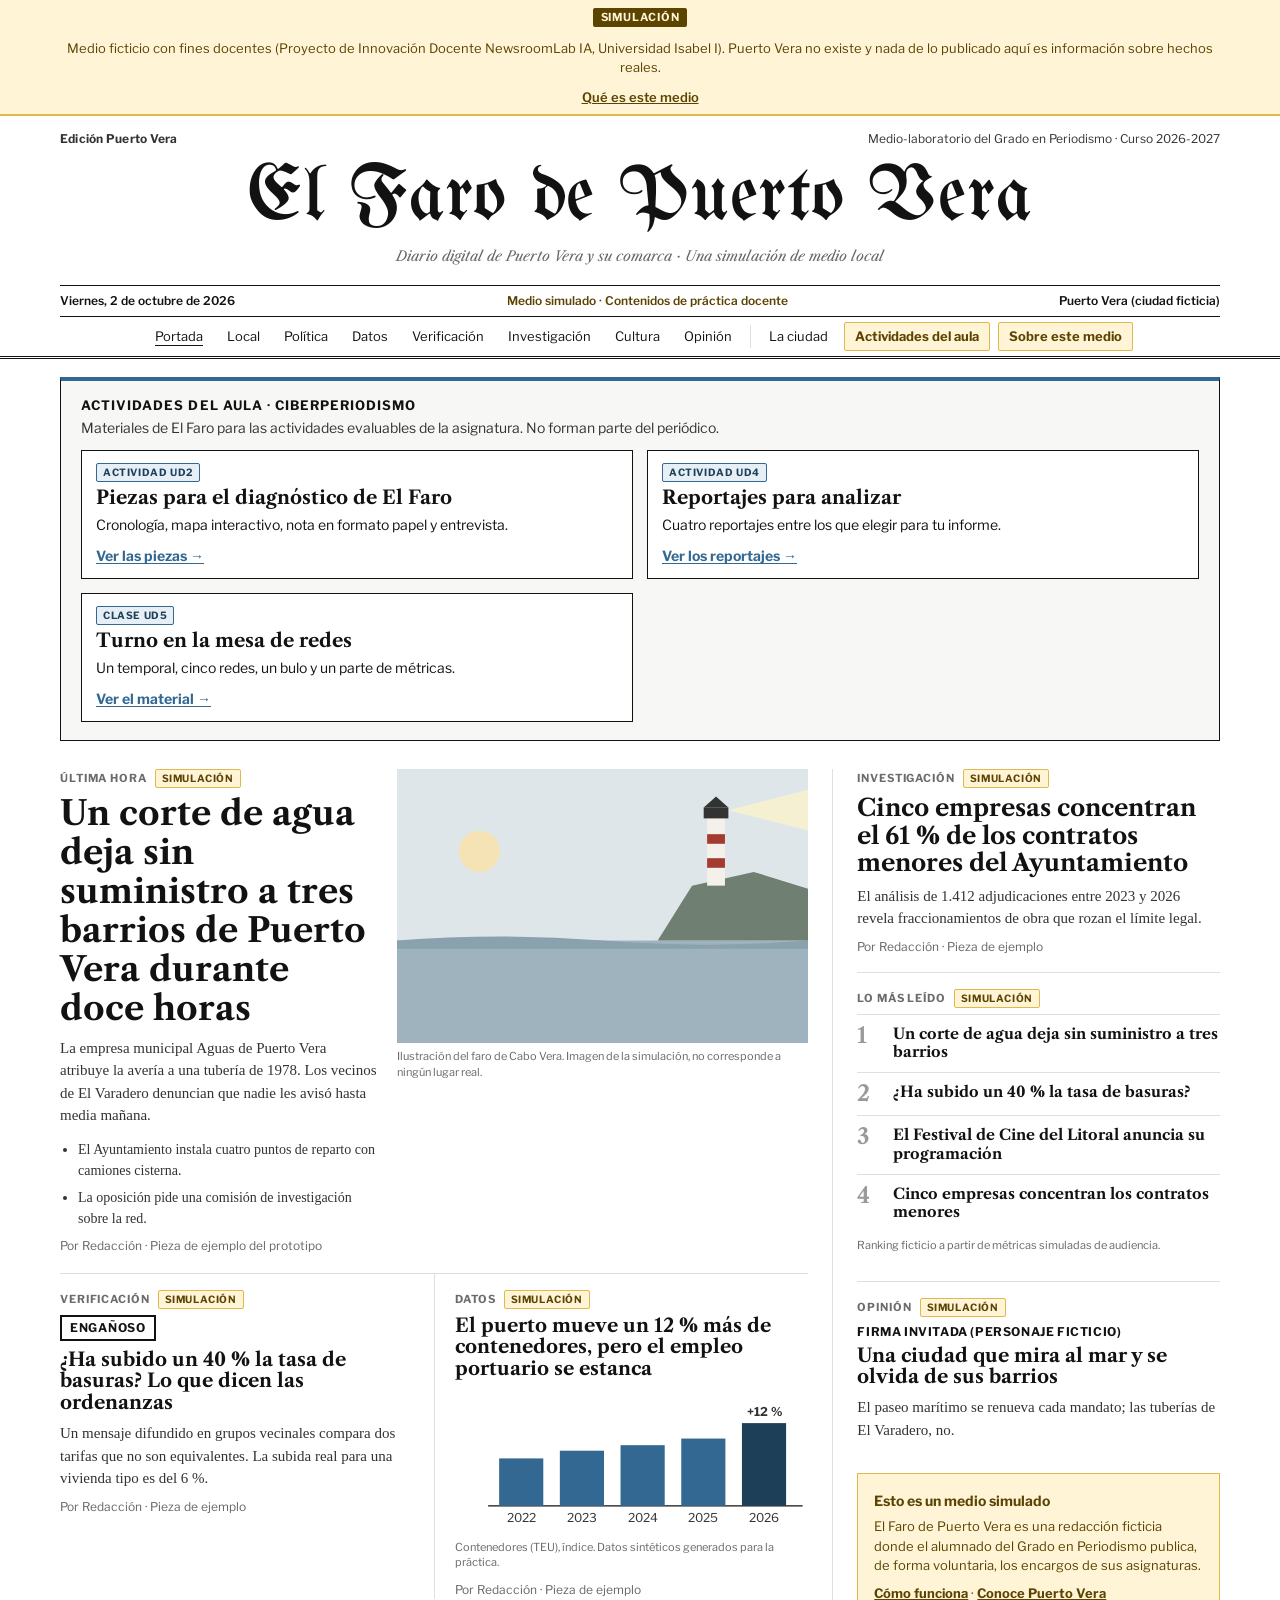
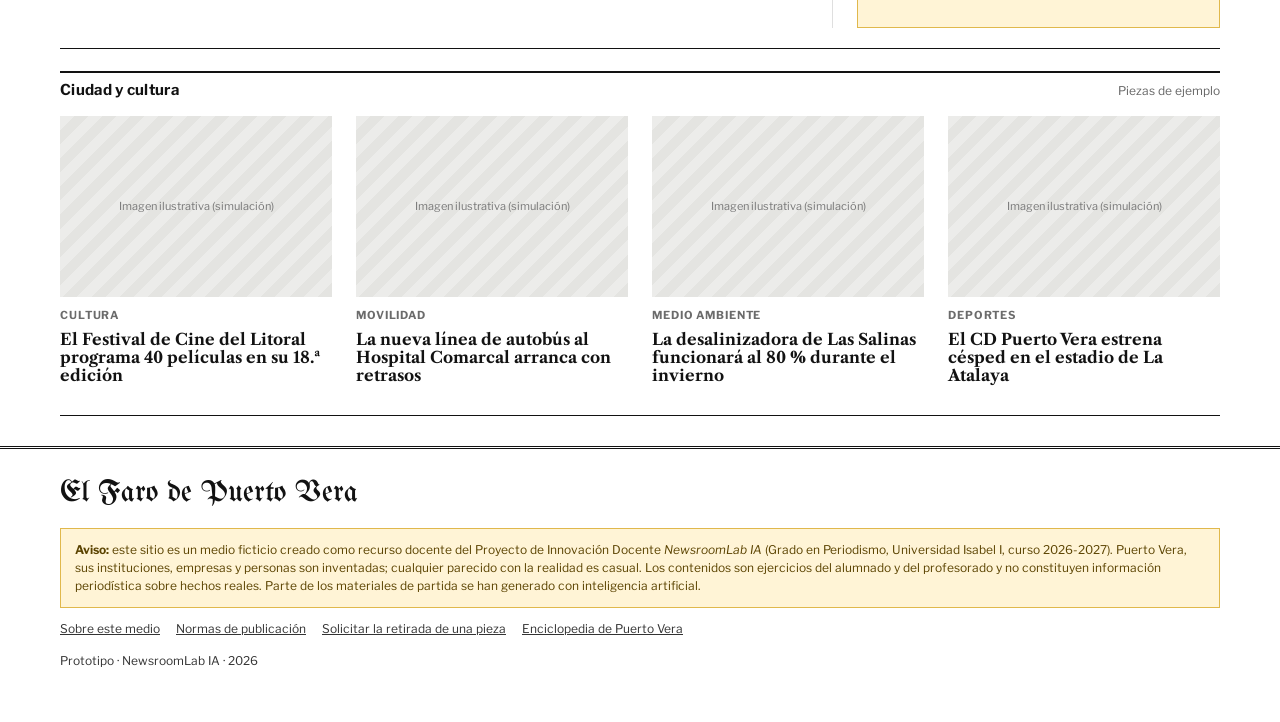
<file: index.html>
<!doctype html>
<html lang="es">
<head>
<meta charset="utf-8">
<meta name="viewport" content="width=device-width, initial-scale=1">
<meta name="robots" content="noindex, nofollow">
<title>El Faro de Puerto Vera (medio simulado · NewsroomLab IA)</title>
<meta name="description" content="Medio ficticio con fines docentes. Proyecto de Innovación Docente NewsroomLab IA, Grado en Periodismo, Universidad Isabel I. Puerto Vera no existe.">
<link rel="preconnect" href="https://fonts.googleapis.com">
<link rel="preconnect" href="https://fonts.gstatic.com" crossorigin>
<link href="https://fonts.googleapis.com/css2?family=Libre+Caslon+Text:ital,wght@0,400;0,700;1,400&family=Libre+Franklin:wght@400;600;700&family=UnifrakturMaguntia&display=swap" rel="stylesheet">
<link rel="stylesheet" href="assets/css/style.css">
<link rel="stylesheet" href="assets/css/actividad.css">
</head>
<body>

<div class="sim-bar" role="note">
  <div class="wrap">
    <strong>SIMULACIÓN</strong>
    <span>Medio ficticio con fines docentes (Proyecto de Innovación Docente NewsroomLab IA, Universidad Isabel I). Puerto Vera no existe y nada de lo publicado aquí es información sobre hechos reales.</span>
    <a href="sobre.html">Qué es este medio</a>
  </div>
</div>

<header class="wrap">
  <div class="topline">
    <span class="edition">Edición Puerto Vera</span>
    <span class="tl-right">Medio-laboratorio del Grado en Periodismo · Curso 2026-2027</span>
  </div>
  <div class="masthead">
    <a href="index.html"><h1>El Faro de Puerto Vera</h1></a>
    <p class="tagline">Diario digital de Puerto Vera y su comarca · Una simulación de medio local</p>
  </div>
  <div class="dateline">
    <span>Viernes, 2 de octubre de 2026</span>
    <span class="sim-tag">Medio simulado · Contenidos de práctica docente</span>
    <span>Puerto Vera (ciudad ficticia)</span>
  </div>
</header>

<nav class="mainnav" aria-label="Secciones">
  <div class="wrap">
    <ul>
      <li><a href="index.html" aria-current="page">Portada</a></li>
      <li><a href="#local">Local</a></li>
      <li><a href="#local">Política</a></li>
      <li><a href="#datos">Datos</a></li>
      <li><a href="#verificacion">Verificación</a></li>
      <li><a href="#investigacion">Investigación</a></li>
      <li><a href="#cultura">Cultura</a></li>
      <li><a href="#opinion">Opinión</a></li>
      <li class="sep" aria-hidden="true"></li>
      <li><a href="puerto-vera.html">La ciudad</a></li>
      <li><a href="index.html#aula" class="about">Actividades del aula</a></li>
      <li><a href="sobre.html" class="about">Sobre este medio</a></li>
    </ul>
  </div>
</nav>

<main class="wrap">

  <!-- ===== Actividades del aula ===== -->
  <section class="aula-banner" id="aula" aria-labelledby="aula-t">
    <div class="aula-head">
      <h2 id="aula-t">Actividades del aula · Ciberperiodismo</h2>
      <p>Materiales de El Faro para las actividades evaluables de la asignatura. No forman parte del periódico.</p>
    </div>
    <div class="aula-cards">
      <a class="aula-card" href="ciberperiodismo-ud2.html">
        <span class="aula-tag">Actividad UD2</span>
        <strong>Piezas para el diagnóstico de El Faro</strong>
        <span>Cronología, mapa interactivo, nota en formato papel y entrevista.</span>
        <span class="aula-go">Ver las piezas →</span>
      </a>
      <a class="aula-card" href="ciberperiodismo-ud4.html">
        <span class="aula-tag">Actividad UD4</span>
        <strong>Reportajes para analizar</strong>
        <span>Cuatro reportajes entre los que elegir para tu informe.</span>
        <span class="aula-go">Ver los reportajes →</span>
      </a>
      <a class="aula-card" href="ciberperiodismo-ud5.html">
        <span class="aula-tag">Clase UD5</span>
        <strong>Turno en la mesa de redes</strong>
        <span>Un temporal, cinco redes, un bulo y un parte de métricas.</span>
        <span class="aula-go">Ver el material →</span>
      </a>
    </div>
  </section>


  <!-- ===== Bloque principal ===== -->
  <section class="front">
    <div class="col-main">

      <article class="lead" id="local">
        <div>
          <p class="kicker">Última hora <span class="badge-sim">Simulación</span></p>
          <h2 class="hl hl-xl"><a href="noticia.html">Un corte de agua deja sin suministro a tres barrios de Puerto Vera durante doce horas</a></h2>
          <p class="summary">La empresa municipal Aguas de Puerto Vera atribuye la avería a una tubería de 1978. Los vecinos de El Varadero denuncian que nadie les avisó hasta media mañana.</p>
          <ul class="bullets">
            <li>El Ayuntamiento instala cuatro puntos de reparto con camiones cisterna.</li>
            <li>La oposición pide una comisión de investigación sobre la red.</li>
          </ul>
          <p class="byline">Por Redacción · Pieza de ejemplo del prototipo</p>
        </div>
        <figure>
          <svg viewBox="0 0 600 400" role="img" aria-label="Ilustración: el faro de Cabo Vera al amanecer">
            <rect width="600" height="400" fill="#dfe6ea"/>
            <rect y="250" width="600" height="150" fill="#9fb3bf"/>
            <path d="M0 250 Q150 238 300 250 T600 250 V262 H0Z" fill="#8aa1ae"/>
            <path d="M380 250 L430 170 L520 150 L600 175 V250Z" fill="#6f7f72"/>
            <rect x="452" y="70" width="26" height="100" fill="#f4f1ea"/>
            <rect x="452" y="95" width="26" height="14" fill="#a43b2f"/>
            <rect x="452" y="130" width="26" height="14" fill="#a43b2f"/>
            <rect x="447" y="56" width="36" height="16" fill="#333"/>
            <polygon points="465,40 447,56 483,56" fill="#333"/>
            <polygon points="483,60 600,30 600,90" fill="#fff6c9" opacity=".7"/>
            <circle cx="120" cy="120" r="30" fill="#f6e3b5"/>
          </svg>
          <figcaption>Ilustración del faro de Cabo Vera. Imagen de la simulación, no corresponde a ningún lugar real.</figcaption>
        </figure>
      </article>

      <div class="row-2">
        <article id="verificacion">
          <p class="kicker">Verificación <span class="badge-sim">Simulación</span></p>
          <span class="verdict">Engañoso</span>
          <h3 class="hl hl-m">¿Ha subido un 40 % la tasa de basuras? Lo que dicen las ordenanzas</h3>
          <p class="summary">Un mensaje difundido en grupos vecinales compara dos tarifas que no son equivalentes. La subida real para una vivienda tipo es del 6 %.</p>
          <p class="byline">Por Redacción · Pieza de ejemplo</p>
        </article>
        <article id="datos">
          <p class="kicker">Datos <span class="badge-sim">Simulación</span></p>
          <h3 class="hl hl-m">El puerto mueve un 12 % más de contenedores, pero el empleo portuario se estanca</h3>
          <svg class="chart" viewBox="0 0 320 130" role="img" aria-label="Gráfico de barras con datos sintéticos de contenedores movidos entre 2022 y 2026">
            <line x1="30" y1="105" x2="315" y2="105" stroke="#121212"/>
            <g fill="#326891">
              <rect x="40"  y="62" width="40" height="43"/>
              <rect x="95"  y="55" width="40" height="50"/>
              <rect x="150" y="50" width="40" height="55"/>
              <rect x="205" y="44" width="40" height="61"/>
            </g>
            <rect x="260" y="30" width="40" height="75" fill="#1d3f58"/>
            <text x="60" y="120" text-anchor="middle">2022</text>
            <text x="115" y="120" text-anchor="middle">2023</text>
            <text x="170" y="120" text-anchor="middle">2024</text>
            <text x="225" y="120" text-anchor="middle">2025</text>
            <text x="280" y="120" text-anchor="middle">2026</text>
            <text x="280" y="24" text-anchor="middle" font-weight="700">+12 %</text>
          </svg>
          <p class="caption">Contenedores (TEU), índice. Datos sintéticos generados para la práctica.</p>
          <p class="byline">Por Redacción · Pieza de ejemplo</p>
        </article>
      </div>

    </div>

    <aside class="col-side">
      <div class="story" id="investigacion">
        <p class="kicker">Investigación <span class="badge-sim">Simulación</span></p>
        <h3 class="hl hl-l">Cinco empresas concentran el 61 % de los contratos menores del Ayuntamiento</h3>
        <p class="summary">El análisis de 1.412 adjudicaciones entre 2023 y 2026 revela fraccionamientos de obra que rozan el límite legal.</p>
        <p class="byline">Por Redacción · Pieza de ejemplo</p>
      </div>

      <div class="story most-read">
        <p class="kicker">Lo más leído <span class="badge-sim">Simulación</span></p>
        <ol>
          <li><a href="noticia.html">Un corte de agua deja sin suministro a tres barrios</a></li>
          <li><a href="#verificacion">¿Ha subido un 40 % la tasa de basuras?</a></li>
          <li><a href="#cultura">El Festival de Cine del Litoral anuncia su programación</a></li>
          <li><a href="#investigacion">Cinco empresas concentran los contratos menores</a></li>
        </ol>
        <p class="caption">Ranking ficticio a partir de métricas simuladas de audiencia.</p>
      </div>

      <div class="story opinion" id="opinion">
        <p class="kicker">Opinión <span class="badge-sim">Simulación</span></p>
        <p class="author">Firma invitada (personaje ficticio)</p>
        <h3 class="hl hl-m">Una ciudad que mira al mar y se olvida de sus barrios</h3>
        <p class="summary">El paseo marítimo se renueva cada mandato; las tuberías de El Varadero, no.</p>
      </div>

      <div class="about-box">
        <h3>Esto es un medio simulado</h3>
        <p>El Faro de Puerto Vera es una redacción ficticia donde el alumnado del Grado en Periodismo publica, de forma voluntaria, los encargos de sus asignaturas.</p>
        <p><a href="sobre.html">Cómo funciona</a> · <a href="puerto-vera.html">Conoce Puerto Vera</a></p>
      </div>

    </aside>
  </section>

  <!-- ===== Secciones ===== -->
  <section class="section-block" id="cultura">
    <div class="section-head">
      <h2>Ciudad y cultura</h2>
      <span>Piezas de ejemplo</span>
    </div>
    <div class="grid-4">
      <article>
        <div class="ph">Imagen ilustrativa (simulación)</div>
        <p class="kicker" style="margin-top:10px">Cultura</p>
        <h3 class="hl hl-s">El Festival de Cine del Litoral programa 40 películas en su 18.ª edición</h3>
      </article>
      <article>
        <div class="ph">Imagen ilustrativa (simulación)</div>
        <p class="kicker" style="margin-top:10px">Movilidad</p>
        <h3 class="hl hl-s">La nueva línea de autobús al Hospital Comarcal arranca con retrasos</h3>
      </article>
      <article>
        <div class="ph">Imagen ilustrativa (simulación)</div>
        <p class="kicker" style="margin-top:10px">Medio ambiente</p>
        <h3 class="hl hl-s">La desalinizadora de Las Salinas funcionará al 80 % durante el invierno</h3>
      </article>
      <article>
        <div class="ph">Imagen ilustrativa (simulación)</div>
        <p class="kicker" style="margin-top:10px">Deportes</p>
        <h3 class="hl hl-s">El CD Puerto Vera estrena césped en el estadio de La Atalaya</h3>
      </article>
    </div>
  </section>

</main>

<footer class="site-footer">
  <div class="wrap">
    <p class="footer-name">El Faro de Puerto Vera</p>
    <div class="legal">
      <strong>Aviso:</strong> este sitio es un medio ficticio creado como recurso docente del Proyecto de Innovación Docente <em>NewsroomLab IA</em> (Grado en Periodismo, Universidad Isabel I, curso 2026-2027). Puerto Vera, sus instituciones, empresas y personas son inventadas; cualquier parecido con la realidad es casual. Los contenidos son ejercicios del alumnado y del profesorado y no constituyen información periodística sobre hechos reales. Parte de los materiales de partida se han generado con inteligencia artificial.
    </div>
    <nav aria-label="Pie">
      <a href="sobre.html">Sobre este medio</a>
      <a href="sobre.html#normas">Normas de publicación</a>
      <a href="sobre.html#retirada">Solicitar la retirada de una pieza</a>
      <a href="puerto-vera.html">Enciclopedia de Puerto Vera</a>
    </nav>
    <p style="margin-top:14px">Prototipo · NewsroomLab IA · 2026</p>
  </div>
</footer>

</body>
</html>
</file>
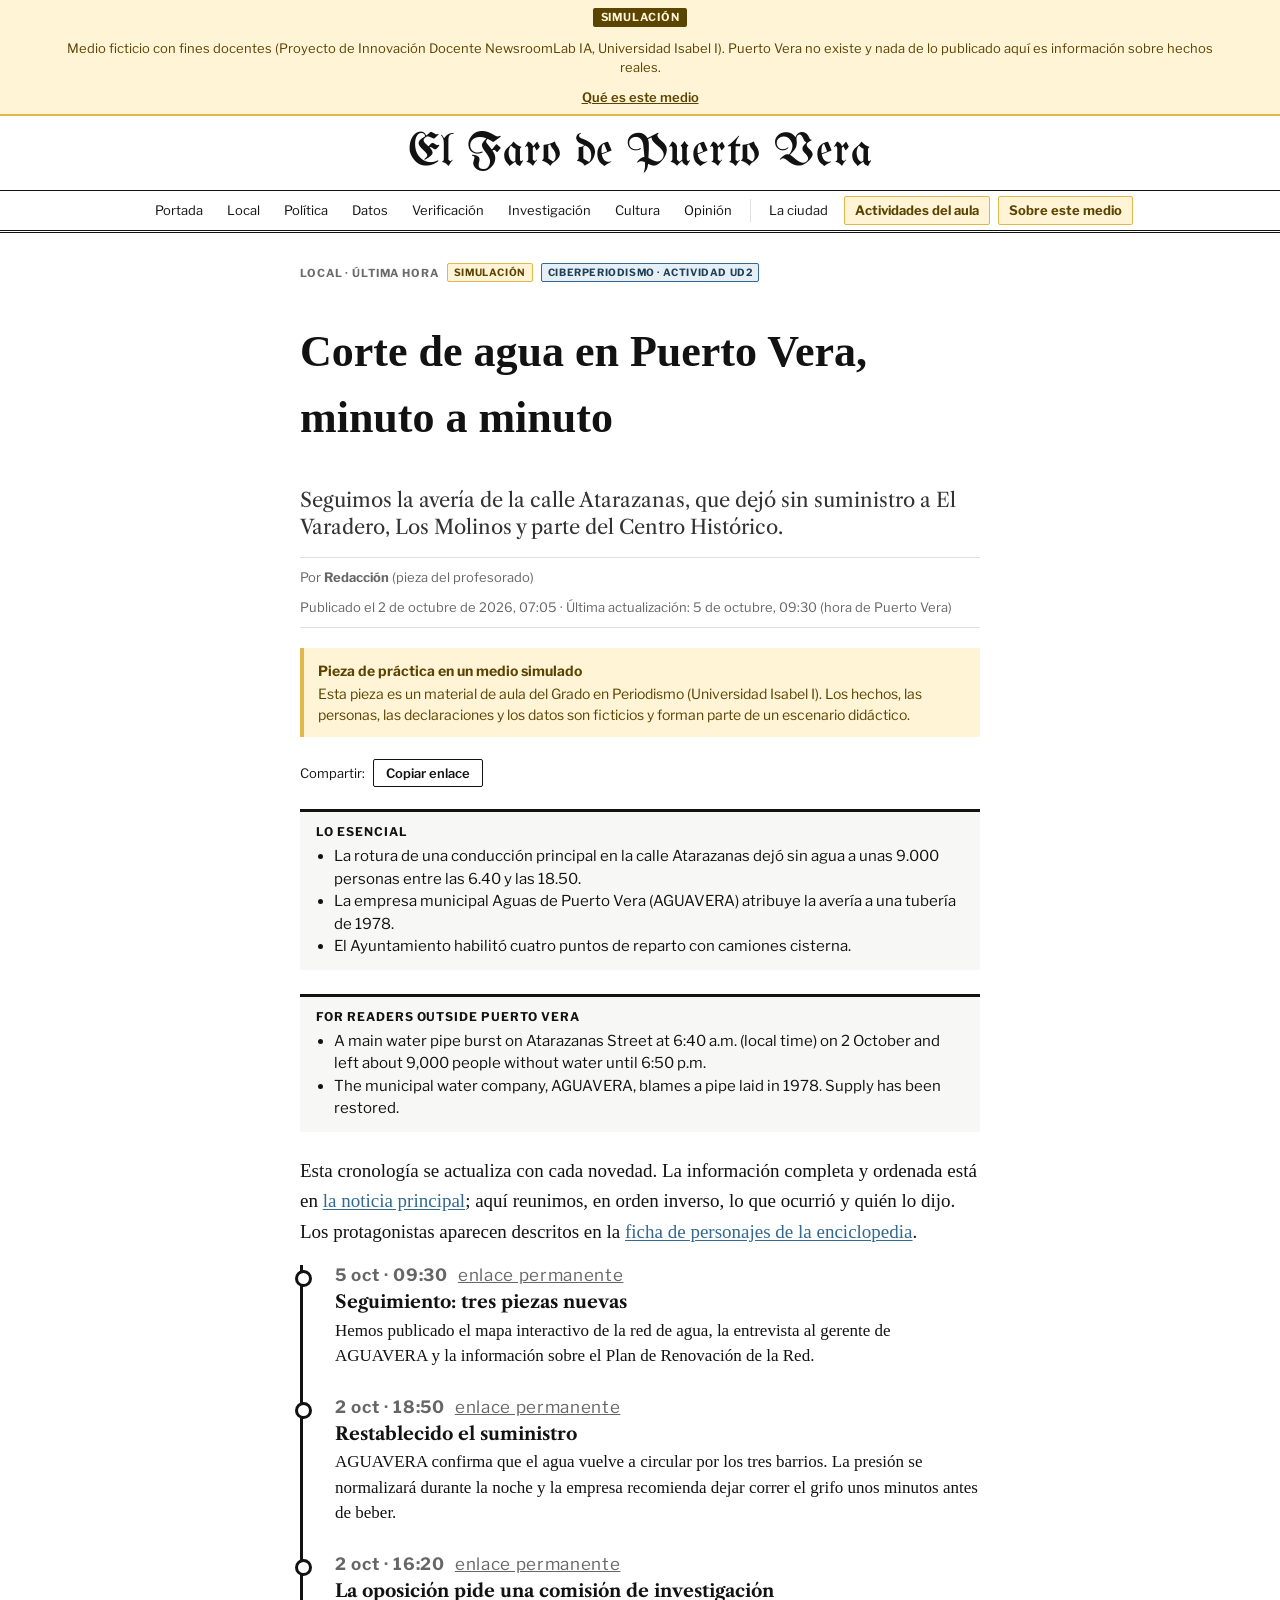
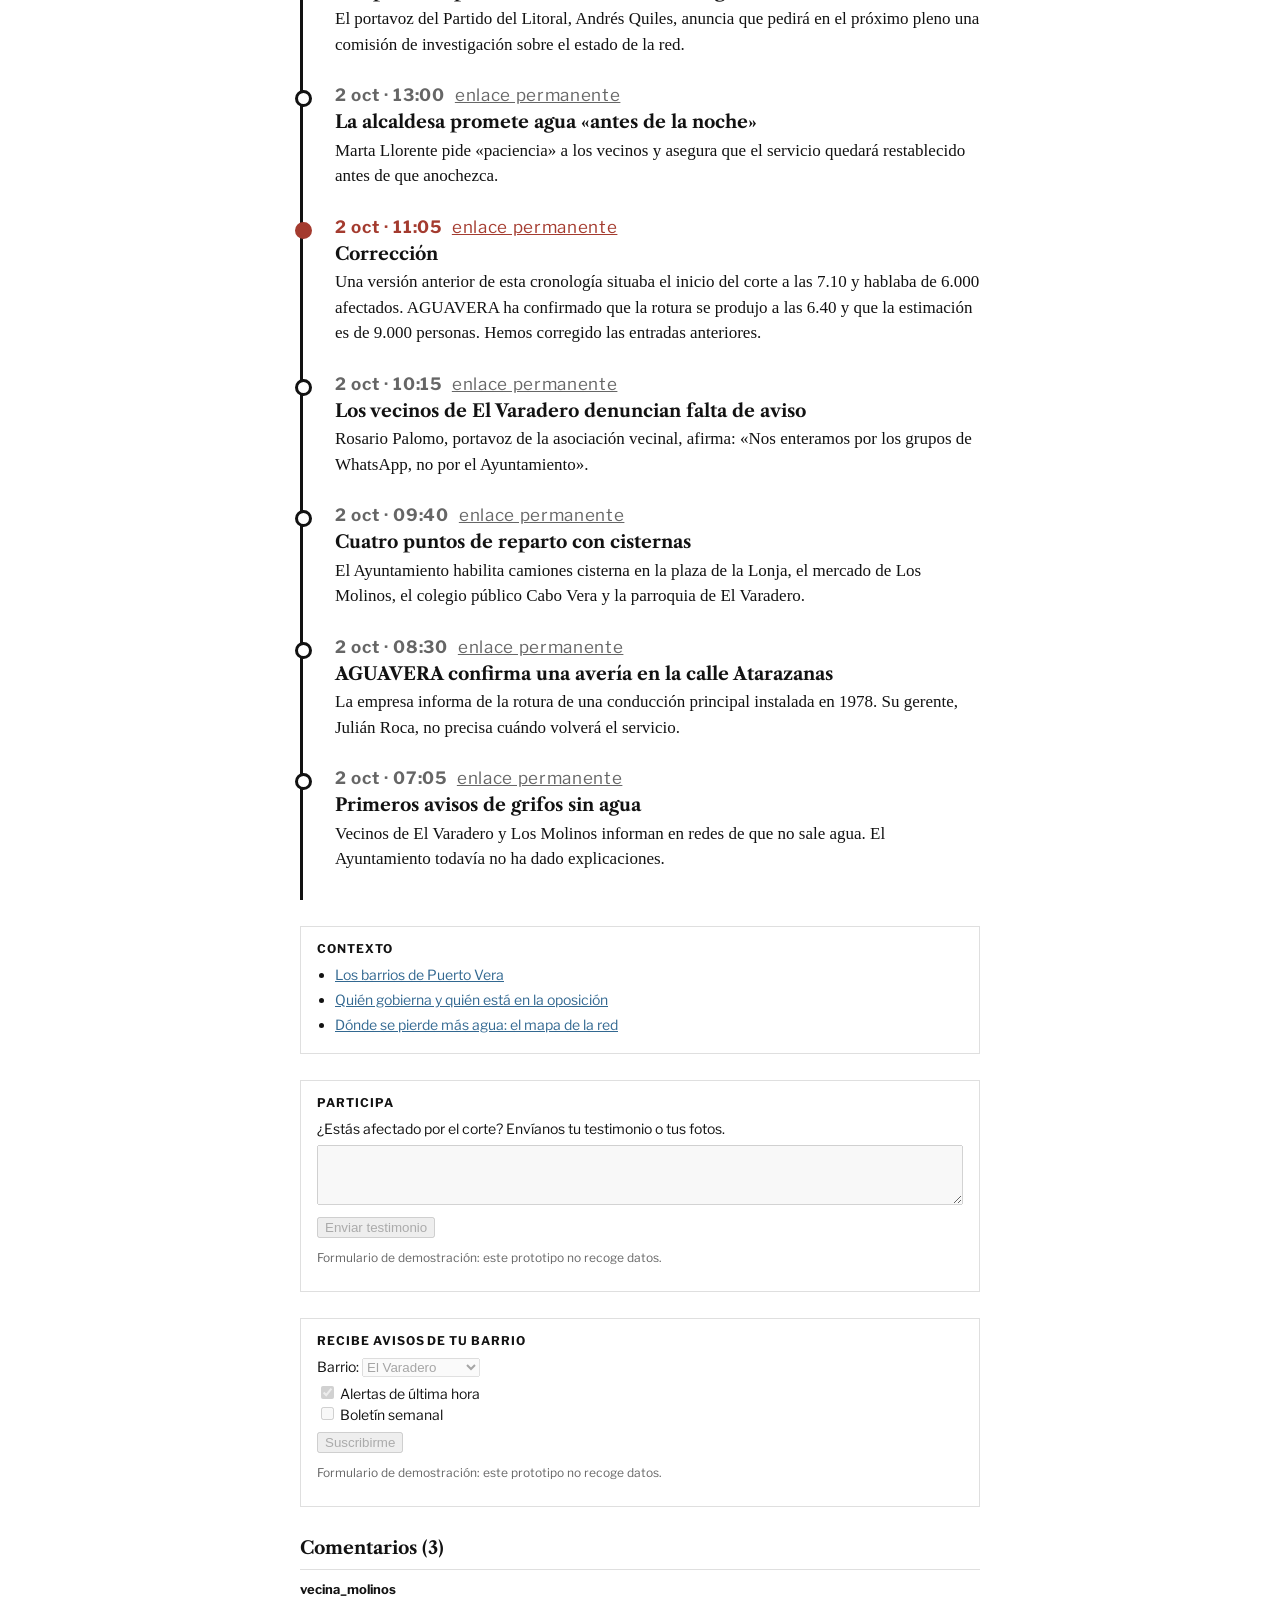
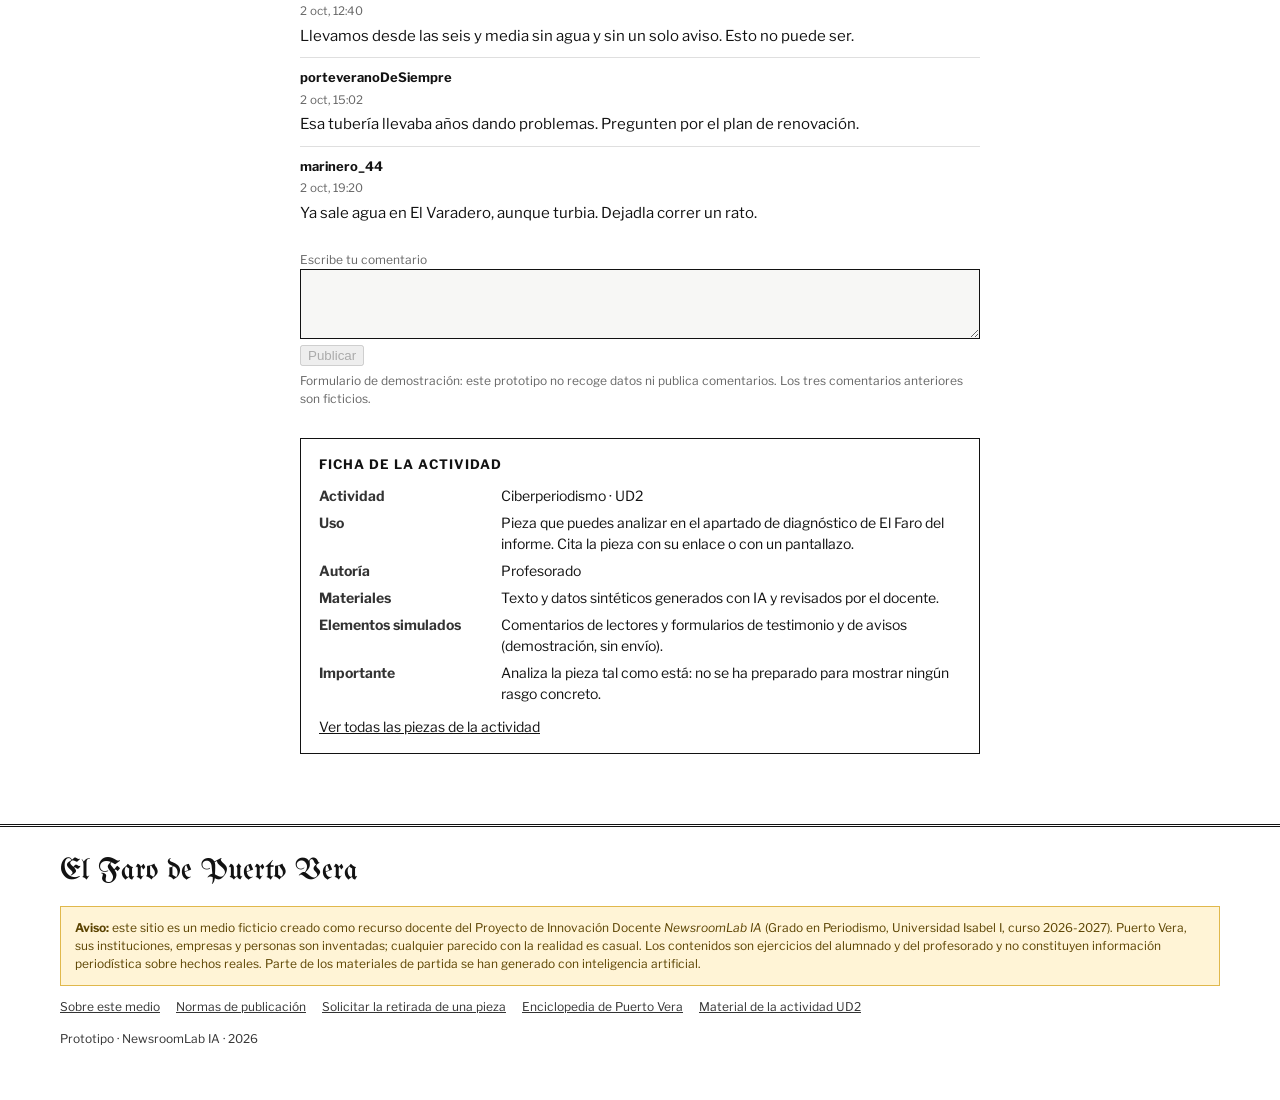
<file: 2026-10-corte-agua-cronologia.html>
<!doctype html>
<html lang="es">
<head>
<meta charset="utf-8">
<meta name="viewport" content="width=device-width, initial-scale=1">
<meta name="robots" content="noindex, nofollow">
<title>[Simulación] Corte de agua en Puerto Vera, minuto a minuto · El Faro de Puerto Vera</title>
<meta name="description" content="Cronología del corte de agua de la calle Atarazanas. Pieza de práctica de un medio ficticio (NewsroomLab IA, Universidad Isabel I). No describe hechos reales.">
<link rel="preconnect" href="https://fonts.googleapis.com">
<link rel="preconnect" href="https://fonts.gstatic.com" crossorigin>
<link href="https://fonts.googleapis.com/css2?family=Libre+Caslon+Text:ital,wght@0,400;0,700;1,400&family=Libre+Franklin:wght@400;600;700&family=UnifrakturMaguntia&display=swap" rel="stylesheet">
<link rel="stylesheet" href="assets/css/style.css">
<link rel="stylesheet" href="assets/css/actividad.css">
</head>
<body>

<div class="sim-bar" role="note">
  <div class="wrap">
    <strong>SIMULACIÓN</strong>
    <span>Medio ficticio con fines docentes (Proyecto de Innovación Docente NewsroomLab IA, Universidad Isabel I). Puerto Vera no existe y nada de lo publicado aquí es información sobre hechos reales.</span>
    <a href="sobre.html">Qué es este medio</a>
  </div>
</div>

<header class="wrap">
  <div class="masthead" style="padding-top:14px">
    <a href="index.html"><h1 style="font-size:clamp(30px,5vw,46px)">El Faro de Puerto Vera</h1></a>
  </div>
</header>

<nav class="mainnav" aria-label="Secciones" style="margin-top:10px;border-top:1px solid #121212">
  <div class="wrap">
    <ul>
      <li><a href="index.html">Portada</a></li>
      <li><a href="index.html#local">Local</a></li>
      <li><a href="index.html#local">Política</a></li>
      <li><a href="index.html#datos">Datos</a></li>
      <li><a href="index.html#verificacion">Verificación</a></li>
      <li><a href="index.html#investigacion">Investigación</a></li>
      <li><a href="index.html#cultura">Cultura</a></li>
      <li><a href="index.html#opinion">Opinión</a></li>
      <li class="sep" aria-hidden="true"></li>
      <li><a href="puerto-vera.html">La ciudad</a></li>
      <li><a href="index.html#aula" class="about">Actividades del aula</a></li>
      <li><a href="sobre.html" class="about">Sobre este medio</a></li>
    </ul>
  </div>
</nav>

<main class="wrap">
  <article class="article">
    <p class="kicker">Local · Última hora <span class="badge-sim">Simulación</span> <span class="badge-act">Ciberperiodismo · Actividad UD2</span></p>
    <h1 class="hl hl-xl">Corte de agua en Puerto Vera, minuto a minuto</h1>
    <p class="dek">Seguimos la avería de la calle Atarazanas, que dejó sin suministro a El Varadero, Los Molinos y parte del Centro Histórico.</p>

    <div class="meta">
      <span>Por <strong>Redacción</strong> (pieza del profesorado)</span>
      <span>Publicado el 2 de octubre de 2026, 07:05 · Última actualización: 5 de octubre, 09:30 (hora de Puerto Vera)</span>
    </div>

    <div class="inline-sim">
      <strong>Pieza de práctica en un medio simulado</strong>
      Esta pieza es un material de aula del Grado en Periodismo (Universidad Isabel I). Los hechos, las personas, las declaraciones y los datos son ficticios y forman parte de un escenario didáctico.
    </div>

    <div class="share-row">
      <span>Compartir:</span>
      <button type="button" id="copy-link">Copiar enlace</button>
      <span id="copy-ok" class="ok" role="status" aria-live="polite"></span>
    </div>

    <div class="keypoints">
      <h2>Lo esencial</h2>
      <ul>
        <li>La rotura de una conducción principal en la calle Atarazanas dejó sin agua a unas 9.000 personas entre las 6.40 y las 18.50.</li>
        <li>La empresa municipal <a href="puerto-vera.html#economia">Aguas de Puerto Vera (AGUAVERA)</a> atribuye la avería a una tubería de 1978.</li>
        <li>El Ayuntamiento habilitó cuatro puntos de reparto con camiones cisterna.</li>
      </ul>
    </div>

    <div class="keypoints" lang="en">
      <h2>For readers outside Puerto Vera</h2>
      <ul>
        <li>A main water pipe burst on Atarazanas Street at 6:40 a.m. (local time) on 2 October and left about 9,000 people without water until 6:50 p.m.</li>
        <li>The municipal water company, AGUAVERA, blames a pipe laid in 1978. Supply has been restored.</li>
      </ul>
    </div>

    <div class="body">
      <p>Esta cronología se actualiza con cada novedad. La información completa y ordenada está en <a href="noticia.html">la noticia principal</a>; aquí reunimos, en orden inverso, lo que ocurrió y quién lo dijo. Los protagonistas aparecen descritos en la <a href="puerto-vera.html#personajes">ficha de personajes de la enciclopedia</a>.</p>
    </div>

    <ol class="timeline" aria-label="Cronología, de lo más reciente a lo más antiguo">
      <li id="h0905-5">
        <p class="when"><span>5 oct · 09:30</span><a class="perma" href="#h0905-5">enlace permanente</a></p>
        <h3>Seguimiento: tres piezas nuevas</h3>
        <p>Hemos publicado el <a href="2026-10-red-agua-mapa-interactivo.html">mapa interactivo de la red de agua</a>, la <a href="2026-10-entrevista-gerente-aguavera.html">entrevista al gerente de AGUAVERA</a> y la información sobre el <a href="2026-10-plan-renovacion-red-agua.html">Plan de Renovación de la Red</a>.</p>
      </li>
      <li id="h1850">
        <p class="when"><span>2 oct · 18:50</span><a class="perma" href="#h1850">enlace permanente</a></p>
        <h3>Restablecido el suministro</h3>
        <p>AGUAVERA confirma que el agua vuelve a circular por los tres barrios. La presión se normalizará durante la noche y la empresa recomienda dejar correr el grifo unos minutos antes de beber.</p>
      </li>
      <li id="h1620">
        <p class="when"><span>2 oct · 16:20</span><a class="perma" href="#h1620">enlace permanente</a></p>
        <h3>La oposición pide una comisión de investigación</h3>
        <p>El portavoz del Partido del Litoral, Andrés Quiles, anuncia que pedirá en el próximo pleno una comisión de investigación sobre el estado de la red.</p>
      </li>
      <li id="h1300">
        <p class="when"><span>2 oct · 13:00</span><a class="perma" href="#h1300">enlace permanente</a></p>
        <h3>La alcaldesa promete agua «antes de la noche»</h3>
        <p>Marta Llorente pide «paciencia» a los vecinos y asegura que el servicio quedará restablecido antes de que anochezca.</p>
      </li>
      <li id="h1105" class="fix">
        <p class="when"><span>2 oct · 11:05</span><a class="perma" href="#h1105">enlace permanente</a></p>
        <h3>Corrección</h3>
        <p>Una versión anterior de esta cronología situaba el inicio del corte a las 7.10 y hablaba de 6.000 afectados. AGUAVERA ha confirmado que la rotura se produjo a las 6.40 y que la estimación es de 9.000 personas. Hemos corregido las entradas anteriores.</p>
      </li>
      <li id="h1015">
        <p class="when"><span>2 oct · 10:15</span><a class="perma" href="#h1015">enlace permanente</a></p>
        <h3>Los vecinos de El Varadero denuncian falta de aviso</h3>
        <p>Rosario Palomo, portavoz de la asociación vecinal, afirma: «Nos enteramos por los grupos de WhatsApp, no por el Ayuntamiento».</p>
      </li>
      <li id="h0940">
        <p class="when"><span>2 oct · 09:40</span><a class="perma" href="#h0940">enlace permanente</a></p>
        <h3>Cuatro puntos de reparto con cisternas</h3>
        <p>El Ayuntamiento habilita camiones cisterna en la plaza de la Lonja, el mercado de Los Molinos, el colegio público Cabo Vera y la parroquia de El Varadero.</p>
      </li>
      <li id="h0830">
        <p class="when"><span>2 oct · 08:30</span><a class="perma" href="#h0830">enlace permanente</a></p>
        <h3>AGUAVERA confirma una avería en la calle Atarazanas</h3>
        <p>La empresa informa de la rotura de una conducción principal instalada en 1978. Su gerente, Julián Roca, no precisa cuándo volverá el servicio.</p>
      </li>
      <li id="h0705">
        <p class="when"><span>2 oct · 07:05</span><a class="perma" href="#h0705">enlace permanente</a></p>
        <h3>Primeros avisos de grifos sin agua</h3>
        <p>Vecinos de El Varadero y Los Molinos informan en redes de que no sale agua. El Ayuntamiento todavía no ha dado explicaciones.</p>
      </li>
    </ol>

    <aside class="sidebox" aria-label="Contexto">
      <h2>Contexto</h2>
      <ul>
        <li><a href="puerto-vera.html#geografia">Los barrios de Puerto Vera</a></li>
        <li><a href="puerto-vera.html#politica">Quién gobierna y quién está en la oposición</a></li>
        <li><a href="2026-10-red-agua-mapa-interactivo.html">Dónde se pierde más agua: el mapa de la red</a></li>
      </ul>
    </aside>

    <aside class="sidebox" aria-label="Participa">
      <h2>Participa</h2>
      <form onsubmit="return false" aria-label="Envío de testimonios (demostración)">
        <label for="tst" class="demo">¿Estás afectado por el corte? Envíanos tu testimonio o tus fotos.</label>
        <textarea id="tst" disabled style="width:100%;min-height:60px;margin:6px 0"></textarea>
        <button type="button" disabled>Enviar testimonio</button>
        <p class="demo" style="font:12px var(--sans);color:var(--muted)">Formulario de demostración: este prototipo no recoge datos.</p>
      </form>
    </aside>

    <aside class="sidebox" aria-label="Avisos por barrio">
      <h2>Recibe avisos de tu barrio</h2>
      <form onsubmit="return false" aria-label="Suscripción a avisos (demostración)">
        <p style="margin:0 0 6px"><label>Barrio:
          <select disabled><option>El Varadero</option><option>Los Molinos</option><option>Centro Histórico</option></select></label></p>
        <p style="margin:0 0 6px"><label><input type="checkbox" disabled checked> Alertas de última hora</label><br>
        <label><input type="checkbox" disabled> Boletín semanal</label></p>
        <button type="button" disabled>Suscribirme</button>
        <p class="demo" style="font:12px var(--sans);color:var(--muted)">Formulario de demostración: este prototipo no recoge datos.</p>
      </form>
    </aside>

    <section class="comments" aria-label="Comentarios">
      <h2>Comentarios (3)</h2>
      <div class="c"><b>vecina_molinos</b> <small>2 oct, 12:40</small><p>Llevamos desde las seis y media sin agua y sin un solo aviso. Esto no puede ser.</p></div>
      <div class="c"><b>porteveranoDeSiempre</b> <small>2 oct, 15:02</small><p>Esa tubería llevaba años dando problemas. Pregunten por el plan de renovación.</p></div>
      <div class="c"><b>marinero_44</b> <small>2 oct, 19:20</small><p>Ya sale agua en El Varadero, aunque turbia. Dejadla correr un rato.</p></div>
      <form onsubmit="return false" aria-label="Formulario de comentario (demostración)">
        <label for="cm1" class="demo">Escribe tu comentario</label>
        <textarea id="cm1" disabled></textarea>
        <button type="button" disabled>Publicar</button>
        <p class="demo">Formulario de demostración: este prototipo no recoge datos ni publica comentarios. Los tres comentarios anteriores son ficticios.</p>
      </form>
    </section>

    <section class="brief-card" aria-label="Ficha de la actividad">
      <h2>Ficha de la actividad</h2>
      <dl>
        <dt>Actividad</dt><dd>Ciberperiodismo · UD2</dd>
        <dt>Uso</dt><dd>Pieza que puedes analizar en el apartado de diagnóstico de El Faro del informe. Cita la pieza con su enlace o con un pantallazo.</dd>
        <dt>Autoría</dt><dd>Profesorado</dd>
        <dt>Materiales</dt><dd>Texto y datos sintéticos generados con IA y revisados por el docente.</dd>
        <dt>Elementos simulados</dt><dd>Comentarios de lectores y formularios de testimonio y de avisos (demostración, sin envío).</dd>
        <dt>Importante</dt><dd>Analiza la pieza tal como está: no se ha preparado para mostrar ningún rasgo concreto.</dd>
      </dl>
      <p style="margin:12px 0 0"><a class="inl" href="ciberperiodismo-ud2.html" style="text-decoration:underline">Ver todas las piezas de la actividad</a></p>
    </section>

  </article>
</main>

<footer class="site-footer">
  <div class="wrap">
    <p class="footer-name">El Faro de Puerto Vera</p>
    <div class="legal">
      <strong>Aviso:</strong> este sitio es un medio ficticio creado como recurso docente del Proyecto de Innovación Docente <em>NewsroomLab IA</em> (Grado en Periodismo, Universidad Isabel I, curso 2026-2027). Puerto Vera, sus instituciones, empresas y personas son inventadas; cualquier parecido con la realidad es casual. Los contenidos son ejercicios del alumnado y del profesorado y no constituyen información periodística sobre hechos reales. Parte de los materiales de partida se han generado con inteligencia artificial.
    </div>
    <nav aria-label="Pie">
      <a href="sobre.html">Sobre este medio</a>
      <a href="sobre.html#normas">Normas de publicación</a>
      <a href="sobre.html#retirada">Solicitar la retirada de una pieza</a>
      <a href="puerto-vera.html">Enciclopedia de Puerto Vera</a>
      <a href="ciberperiodismo-ud2.html">Material de la actividad UD2</a>
    </nav>
    <p style="margin-top:14px">Prototipo · NewsroomLab IA · 2026</p>
  </div>
</footer>
<script>
(function () {
  var b = document.getElementById('copy-link');
  if (!b) return;
  b.addEventListener('click', function () {
    var ok = document.getElementById('copy-ok');
    function done(t) { ok.textContent = t; setTimeout(function () { ok.textContent = ''; }, 2500); }
    if (navigator.clipboard && navigator.clipboard.writeText) {
      navigator.clipboard.writeText(location.href.split('#')[0]).then(function () { done('Enlace copiado'); }, function () { done('No se pudo copiar'); });
    } else { done('Copia la dirección desde la barra del navegador'); }
  });
})();
</script>
</body>
</html>
</file>
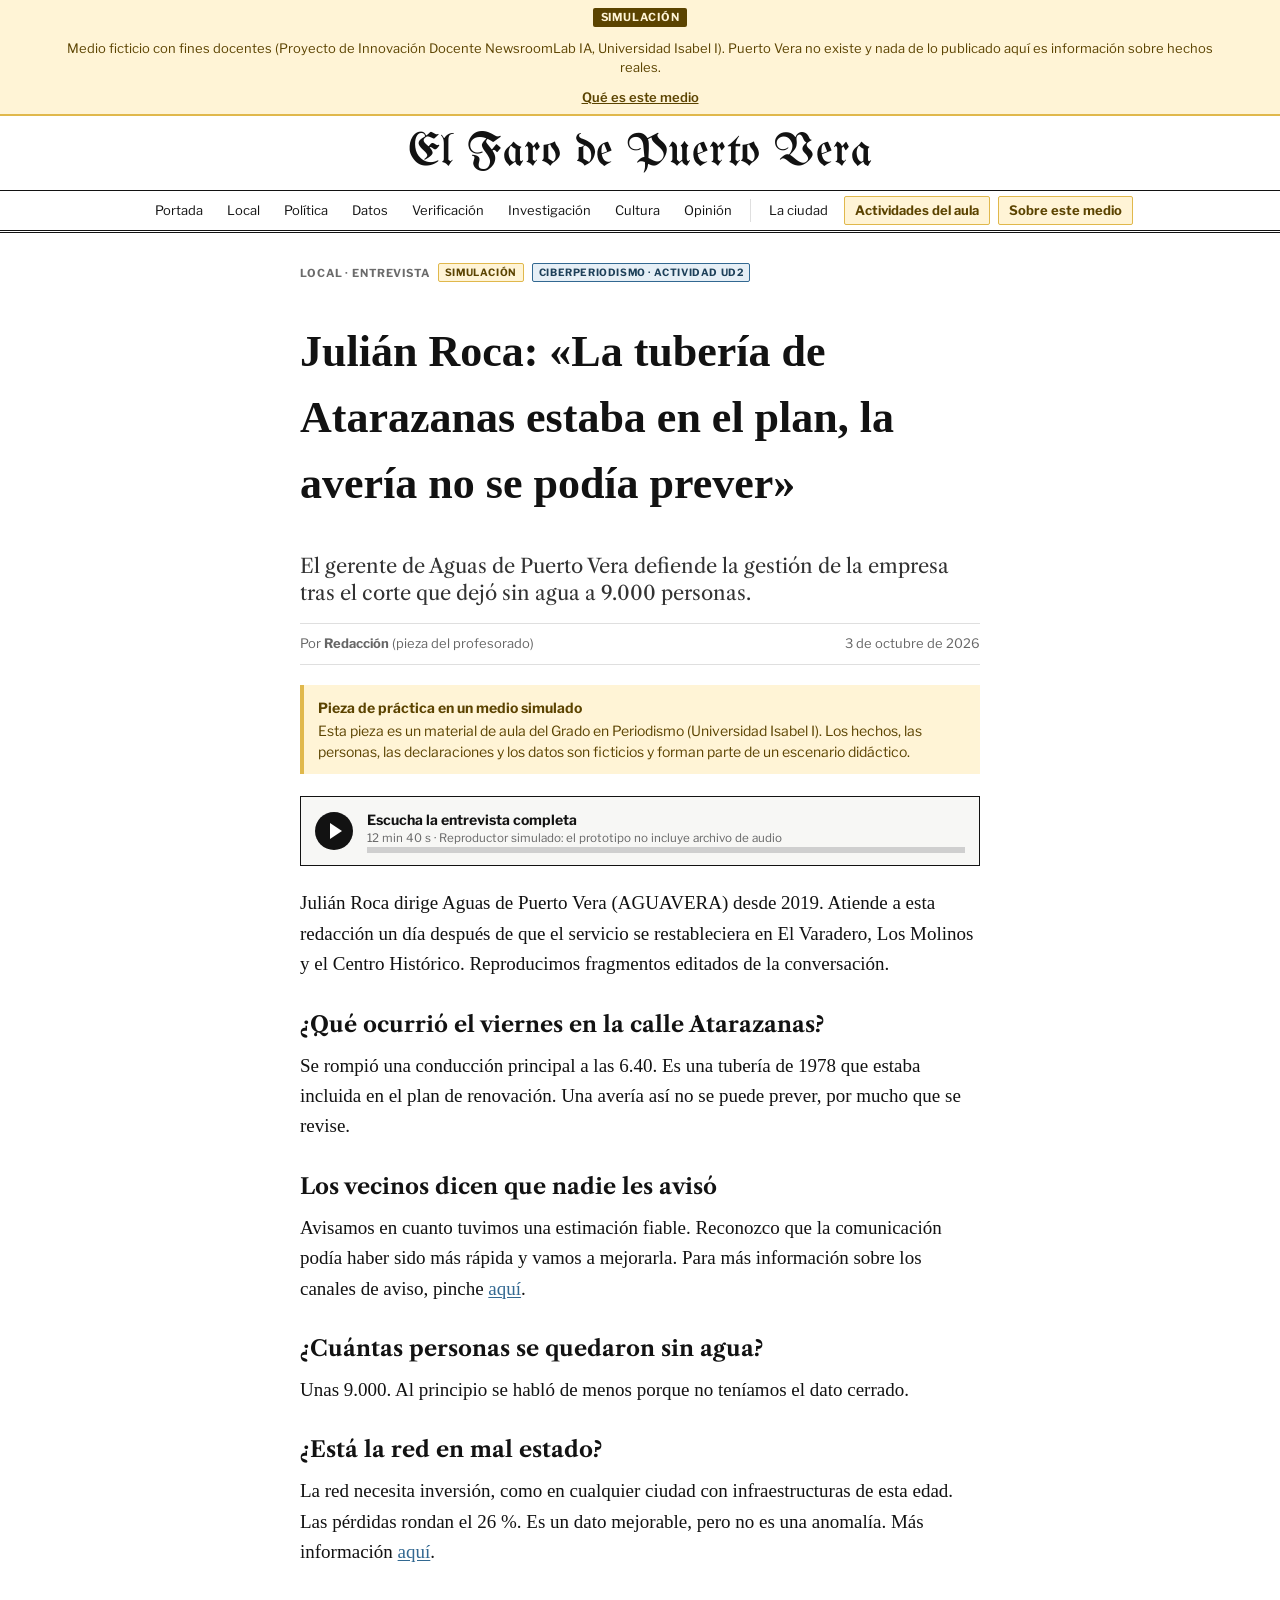
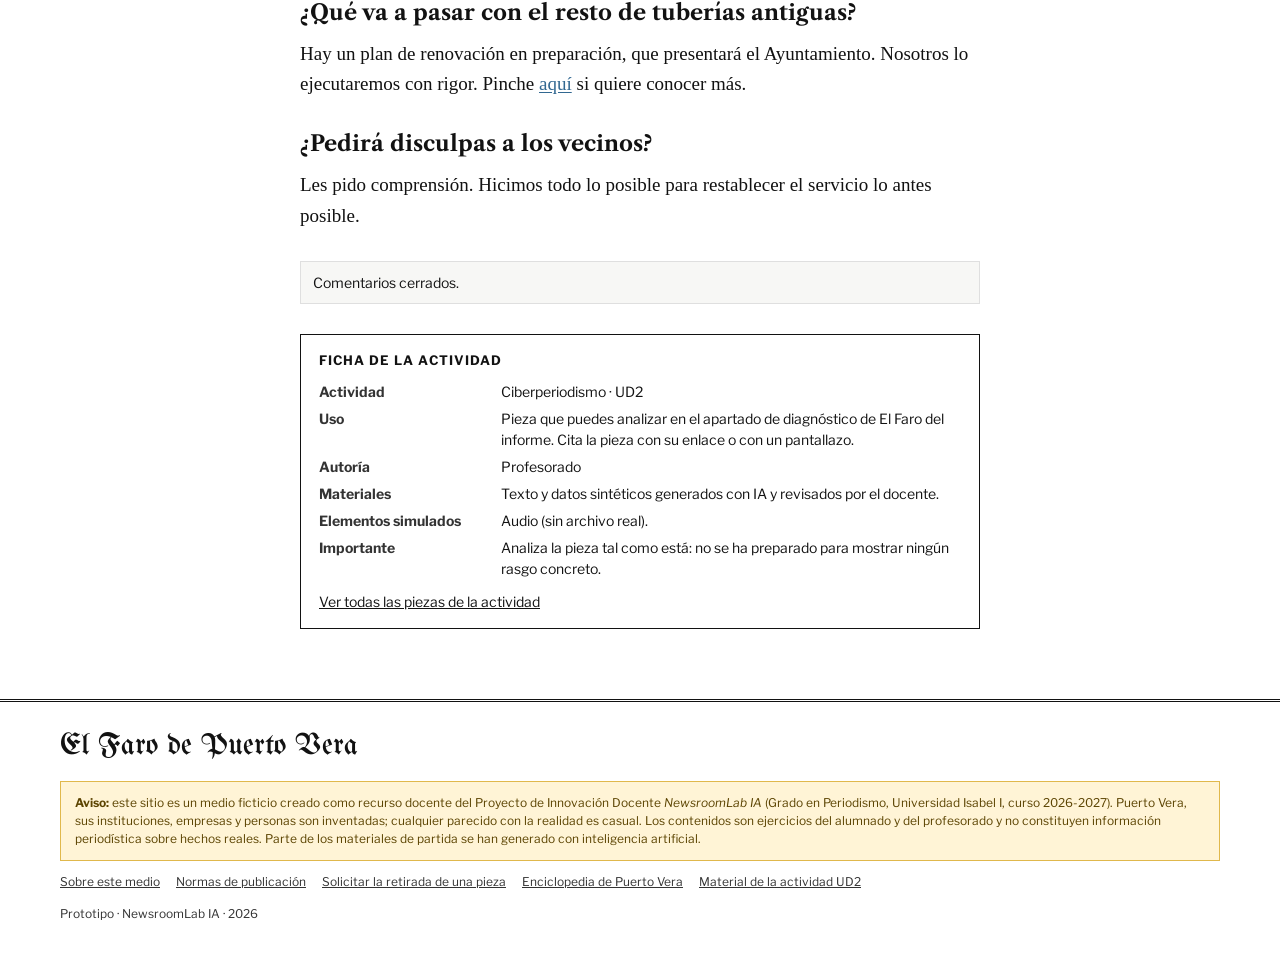
<file: 2026-10-entrevista-gerente-aguavera.html>
<!doctype html>
<html lang="es">
<head>
<meta charset="utf-8">
<meta name="viewport" content="width=device-width, initial-scale=1">
<meta name="robots" content="noindex, nofollow">
<title>[Simulación] Julián Roca: «La tubería de Atarazanas estaba en el plan» · El Faro de Puerto Vera</title>
<meta name="description" content="Entrevista al gerente de AGUAVERA tras el corte de agua. Pieza de práctica de un medio ficticio (NewsroomLab IA, Universidad Isabel I). No describe hechos reales.">
<link rel="preconnect" href="https://fonts.googleapis.com">
<link rel="preconnect" href="https://fonts.gstatic.com" crossorigin>
<link href="https://fonts.googleapis.com/css2?family=Libre+Caslon+Text:ital,wght@0,400;0,700;1,400&family=Libre+Franklin:wght@400;600;700&family=UnifrakturMaguntia&display=swap" rel="stylesheet">
<link rel="stylesheet" href="assets/css/style.css">
<link rel="stylesheet" href="assets/css/actividad.css">
</head>
<body>

<div class="sim-bar" role="note">
  <div class="wrap">
    <strong>SIMULACIÓN</strong>
    <span>Medio ficticio con fines docentes (Proyecto de Innovación Docente NewsroomLab IA, Universidad Isabel I). Puerto Vera no existe y nada de lo publicado aquí es información sobre hechos reales.</span>
    <a href="sobre.html">Qué es este medio</a>
  </div>
</div>

<header class="wrap">
  <div class="masthead" style="padding-top:14px">
    <a href="index.html"><h1 style="font-size:clamp(30px,5vw,46px)">El Faro de Puerto Vera</h1></a>
  </div>
</header>

<nav class="mainnav" aria-label="Secciones" style="margin-top:10px;border-top:1px solid #121212">
  <div class="wrap">
    <ul>
      <li><a href="index.html">Portada</a></li>
      <li><a href="index.html#local">Local</a></li>
      <li><a href="index.html#local">Política</a></li>
      <li><a href="index.html#datos">Datos</a></li>
      <li><a href="index.html#verificacion">Verificación</a></li>
      <li><a href="index.html#investigacion">Investigación</a></li>
      <li><a href="index.html#cultura">Cultura</a></li>
      <li><a href="index.html#opinion">Opinión</a></li>
      <li class="sep" aria-hidden="true"></li>
      <li><a href="puerto-vera.html">La ciudad</a></li>
      <li><a href="index.html#aula" class="about">Actividades del aula</a></li>
      <li><a href="sobre.html" class="about">Sobre este medio</a></li>
    </ul>
  </div>
</nav>

<main class="wrap">
  <article class="article">
    <p class="kicker">Local · Entrevista <span class="badge-sim">Simulación</span> <span class="badge-act">Ciberperiodismo · Actividad UD2</span></p>
    <h1 class="hl hl-xl">Julián Roca: «La tubería de Atarazanas estaba en el plan, la avería no se podía prever»</h1>
    <p class="dek">El gerente de Aguas de Puerto Vera defiende la gestión de la empresa tras el corte que dejó sin agua a 9.000 personas.</p>

    <div class="meta">
      <span>Por <strong>Redacción</strong> (pieza del profesorado)</span>
      <span>3 de octubre de 2026</span>
    </div>

    <div class="inline-sim">
      <strong>Pieza de práctica en un medio simulado</strong>
      Esta pieza es un material de aula del Grado en Periodismo (Universidad Isabel I). Los hechos, las personas, las declaraciones y los datos son ficticios y forman parte de un escenario didáctico.
    </div>

    <div class="audio-mock" role="group" aria-label="Reproductor de audio simulado">
      <span class="play" aria-hidden="true"></span>
      <div style="flex:1">
        <strong>Escucha la entrevista completa</strong>
        <small>12 min 40 s · Reproductor simulado: el prototipo no incluye archivo de audio</small>
        <div class="bar" aria-hidden="true"></div>
      </div>
    </div>

    <div class="body">
      <p>Julián Roca dirige Aguas de Puerto Vera (AGUAVERA) desde 2019. Atiende a esta redacción un día después de que el servicio se restableciera en El Varadero, Los Molinos y el Centro Histórico. Reproducimos fragmentos editados de la conversación.</p>

      <h2>¿Qué ocurrió el viernes en la calle Atarazanas?</h2>
      <p>Se rompió una conducción principal a las 6.40. Es una tubería de 1978 que estaba incluida en el plan de renovación. Una avería así no se puede prever, por mucho que se revise.</p>

      <h2>Los vecinos dicen que nadie les avisó</h2>
      <p>Avisamos en cuanto tuvimos una estimación fiable. Reconozco que la comunicación podía haber sido más rápida y vamos a mejorarla. Para más información sobre los canales de aviso, pinche <a href="index.html">aquí</a>.</p>

      <h2>¿Cuántas personas se quedaron sin agua?</h2>
      <p>Unas 9.000. Al principio se habló de menos porque no teníamos el dato cerrado.</p>

      <h2>¿Está la red en mal estado?</h2>
      <p>La red necesita inversión, como en cualquier ciudad con infraestructuras de esta edad. Las pérdidas rondan el 26 %. Es un dato mejorable, pero no es una anomalía. Más información <a href="index.html">aquí</a>.</p>

      <h2>¿Qué va a pasar con el resto de tuberías antiguas?</h2>
      <p>Hay un plan de renovación en preparación, que presentará el Ayuntamiento. Nosotros lo ejecutaremos con rigor. Pinche <a href="index.html">aquí</a> si quiere conocer más.</p>

      <h2>¿Pedirá disculpas a los vecinos?</h2>
      <p>Les pido comprensión. Hicimos todo lo posible para restablecer el servicio lo antes posible.</p>
    </div>

    <section class="comments" aria-label="Comentarios">
      <div class="closed">Comentarios cerrados.</div>
    </section>

    <section class="brief-card" aria-label="Ficha de la actividad">
      <h2>Ficha de la actividad</h2>
      <dl>
        <dt>Actividad</dt><dd>Ciberperiodismo · UD2</dd>
        <dt>Uso</dt><dd>Pieza que puedes analizar en el apartado de diagnóstico de El Faro del informe. Cita la pieza con su enlace o con un pantallazo.</dd>
        <dt>Autoría</dt><dd>Profesorado</dd>
        <dt>Materiales</dt><dd>Texto y datos sintéticos generados con IA y revisados por el docente.</dd>
        <dt>Elementos simulados</dt><dd>Audio (sin archivo real).</dd>
        <dt>Importante</dt><dd>Analiza la pieza tal como está: no se ha preparado para mostrar ningún rasgo concreto.</dd>
      </dl>
      <p style="margin:12px 0 0"><a class="inl" href="ciberperiodismo-ud2.html" style="text-decoration:underline">Ver todas las piezas de la actividad</a></p>
    </section>

  </article>
</main>

<footer class="site-footer">
  <div class="wrap">
    <p class="footer-name">El Faro de Puerto Vera</p>
    <div class="legal">
      <strong>Aviso:</strong> este sitio es un medio ficticio creado como recurso docente del Proyecto de Innovación Docente <em>NewsroomLab IA</em> (Grado en Periodismo, Universidad Isabel I, curso 2026-2027). Puerto Vera, sus instituciones, empresas y personas son inventadas; cualquier parecido con la realidad es casual. Los contenidos son ejercicios del alumnado y del profesorado y no constituyen información periodística sobre hechos reales. Parte de los materiales de partida se han generado con inteligencia artificial.
    </div>
    <nav aria-label="Pie">
      <a href="sobre.html">Sobre este medio</a>
      <a href="sobre.html#normas">Normas de publicación</a>
      <a href="sobre.html#retirada">Solicitar la retirada de una pieza</a>
      <a href="puerto-vera.html">Enciclopedia de Puerto Vera</a>
      <a href="ciberperiodismo-ud2.html">Material de la actividad UD2</a>
    </nav>
    <p style="margin-top:14px">Prototipo · NewsroomLab IA · 2026</p>
  </div>
</footer>

</body>
</html>
</file>
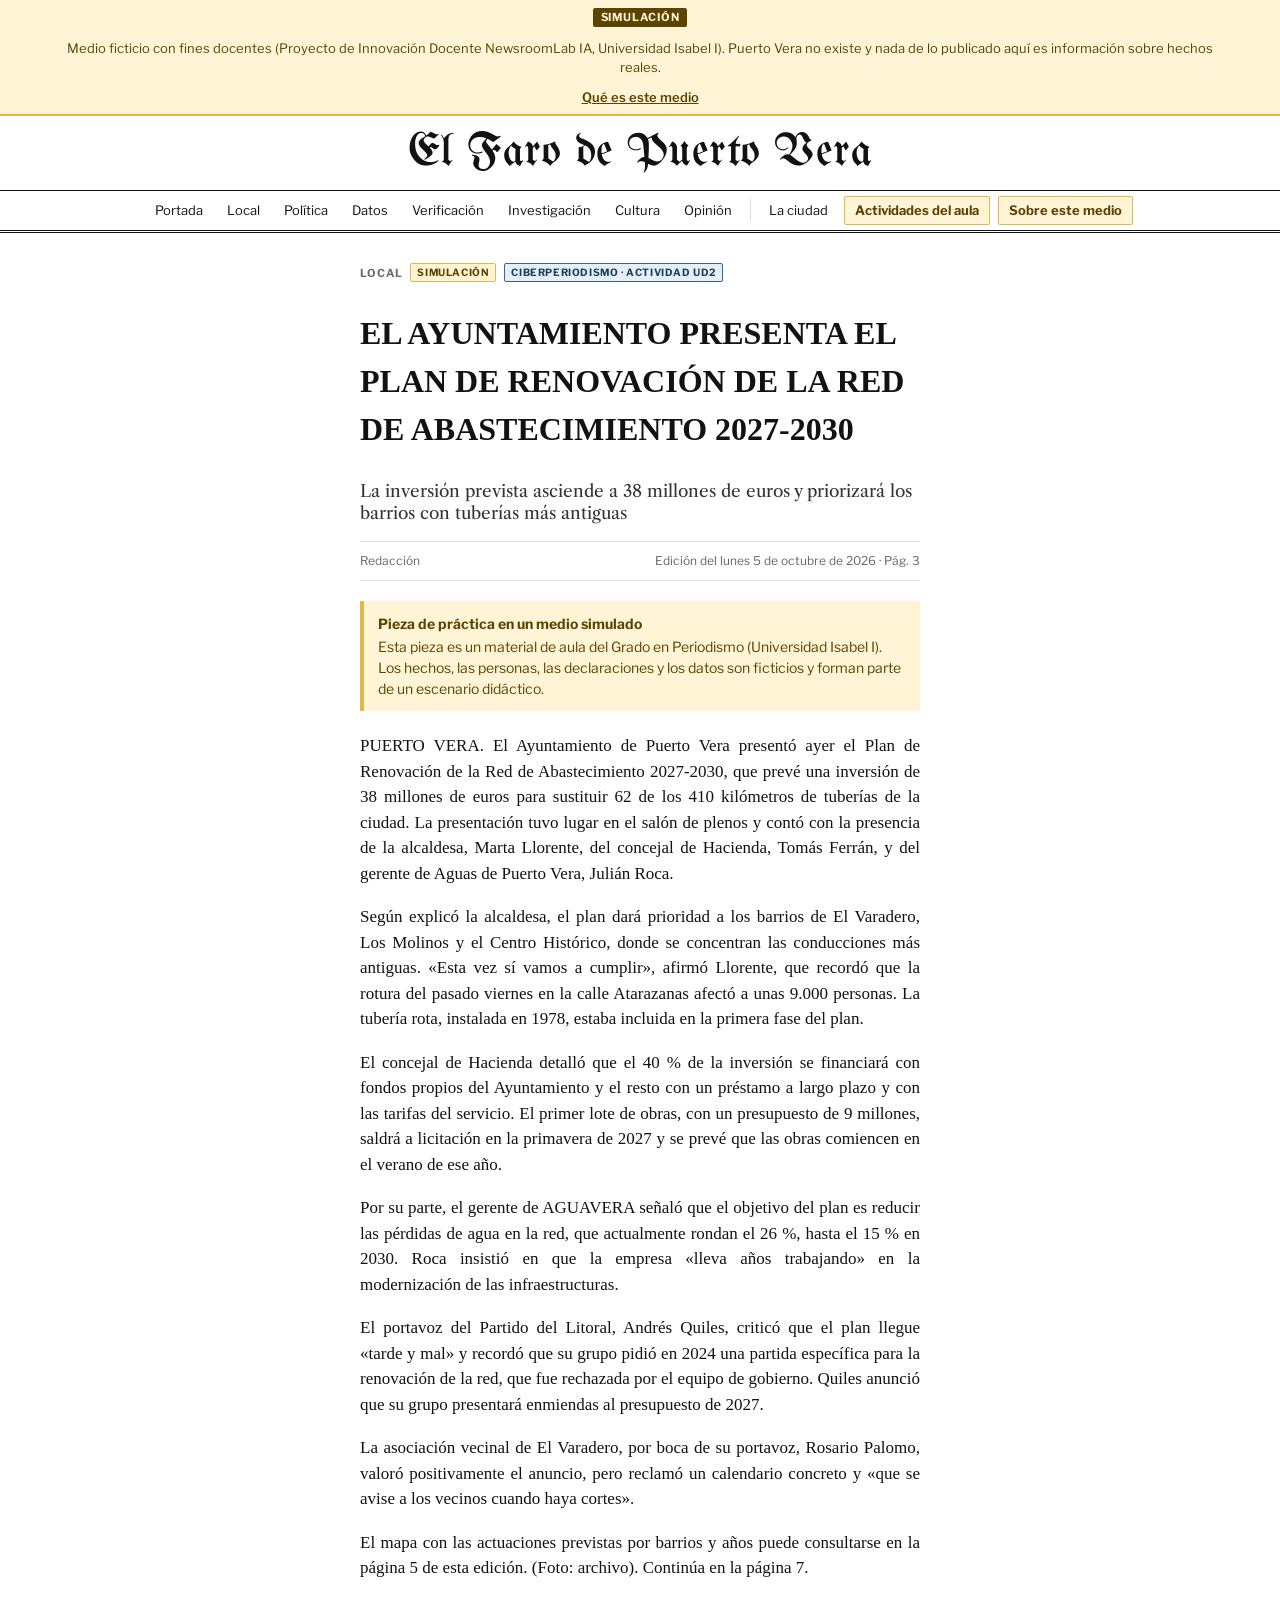
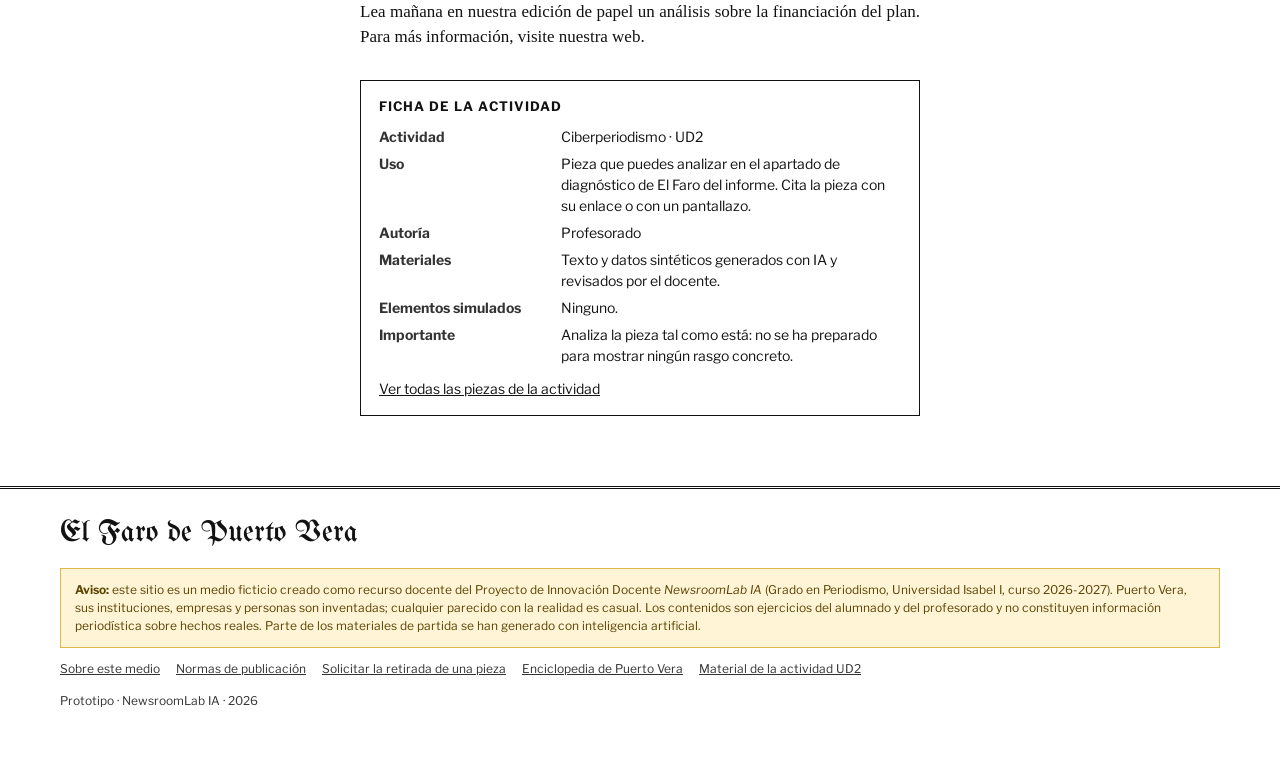
<file: 2026-10-plan-renovacion-red-agua.html>
<!doctype html>
<html lang="es">
<head>
<meta charset="utf-8">
<meta name="viewport" content="width=device-width, initial-scale=1">
<meta name="robots" content="noindex, nofollow">
<title>[Simulación] El Ayuntamiento presenta el Plan de Renovación de la Red de Abastecimiento 2027-2030 · El Faro de Puerto Vera</title>
<meta name="description" content="Nota sobre el plan de renovación de la red de agua, texto de la edición impresa. Pieza de práctica de un medio ficticio (NewsroomLab IA, Universidad Isabel I). No describe hechos reales.">
<link rel="preconnect" href="https://fonts.googleapis.com">
<link rel="preconnect" href="https://fonts.gstatic.com" crossorigin>
<link href="https://fonts.googleapis.com/css2?family=Libre+Caslon+Text:ital,wght@0,400;0,700;1,400&family=Libre+Franklin:wght@400;600;700&family=UnifrakturMaguntia&display=swap" rel="stylesheet">
<link rel="stylesheet" href="assets/css/style.css">
<link rel="stylesheet" href="assets/css/actividad.css">
</head>
<body>

<div class="sim-bar" role="note">
  <div class="wrap">
    <strong>SIMULACIÓN</strong>
    <span>Medio ficticio con fines docentes (Proyecto de Innovación Docente NewsroomLab IA, Universidad Isabel I). Puerto Vera no existe y nada de lo publicado aquí es información sobre hechos reales.</span>
    <a href="sobre.html">Qué es este medio</a>
  </div>
</div>

<header class="wrap">
  <div class="masthead" style="padding-top:14px">
    <a href="index.html"><h1 style="font-size:clamp(30px,5vw,46px)">El Faro de Puerto Vera</h1></a>
  </div>
</header>

<nav class="mainnav" aria-label="Secciones" style="margin-top:10px;border-top:1px solid #121212">
  <div class="wrap">
    <ul>
      <li><a href="index.html">Portada</a></li>
      <li><a href="index.html#local">Local</a></li>
      <li><a href="index.html#local">Política</a></li>
      <li><a href="index.html#datos">Datos</a></li>
      <li><a href="index.html#verificacion">Verificación</a></li>
      <li><a href="index.html#investigacion">Investigación</a></li>
      <li><a href="index.html#cultura">Cultura</a></li>
      <li><a href="index.html#opinion">Opinión</a></li>
      <li class="sep" aria-hidden="true"></li>
      <li><a href="puerto-vera.html">La ciudad</a></li>
      <li><a href="index.html#aula" class="about">Actividades del aula</a></li>
      <li><a href="sobre.html" class="about">Sobre este medio</a></li>
    </ul>
  </div>
</nav>

<main class="wrap">
  <article class="article printcopy">
    <p class="kicker">Local <span class="badge-sim">Simulación</span> <span class="badge-act">Ciberperiodismo · Actividad UD2</span></p>
    <h1 class="hl hl-xl">El Ayuntamiento presenta el Plan de Renovación de la Red de Abastecimiento 2027-2030</h1>
    <p class="dek">La inversión prevista asciende a 38 millones de euros y priorizará los barrios con tuberías más antiguas</p>

    <div class="meta">
      <span>Redacción</span>
      <span>Edición del lunes 5 de octubre de 2026 · Pág. 3</span>
    </div>

    <div class="inline-sim">
      <strong>Pieza de práctica en un medio simulado</strong>
      Esta pieza es un material de aula del Grado en Periodismo (Universidad Isabel I). Los hechos, las personas, las declaraciones y los datos son ficticios y forman parte de un escenario didáctico.
    </div>

    <div class="body">
      <p>PUERTO VERA. El Ayuntamiento de Puerto Vera presentó ayer el Plan de Renovación de la Red de Abastecimiento 2027-2030, que prevé una inversión de 38 millones de euros para sustituir 62 de los 410 kilómetros de tuberías de la ciudad. La presentación tuvo lugar en el salón de plenos y contó con la presencia de la alcaldesa, Marta Llorente, del concejal de Hacienda, Tomás Ferrán, y del gerente de Aguas de Puerto Vera, Julián Roca.</p>
      <p>Según explicó la alcaldesa, el plan dará prioridad a los barrios de El Varadero, Los Molinos y el Centro Histórico, donde se concentran las conducciones más antiguas. «Esta vez sí vamos a cumplir», afirmó Llorente, que recordó que la rotura del pasado viernes en la calle Atarazanas afectó a unas 9.000 personas. La tubería rota, instalada en 1978, estaba incluida en la primera fase del plan.</p>
      <p>El concejal de Hacienda detalló que el 40 % de la inversión se financiará con fondos propios del Ayuntamiento y el resto con un préstamo a largo plazo y con las tarifas del servicio. El primer lote de obras, con un presupuesto de 9 millones, saldrá a licitación en la primavera de 2027 y se prevé que las obras comiencen en el verano de ese año.</p>
      <p>Por su parte, el gerente de AGUAVERA señaló que el objetivo del plan es reducir las pérdidas de agua en la red, que actualmente rondan el 26 %, hasta el 15 % en 2030. Roca insistió en que la empresa «lleva años trabajando» en la modernización de las infraestructuras.</p>
      <p>El portavoz del Partido del Litoral, Andrés Quiles, criticó que el plan llegue «tarde y mal» y recordó que su grupo pidió en 2024 una partida específica para la renovación de la red, que fue rechazada por el equipo de gobierno. Quiles anunció que su grupo presentará enmiendas al presupuesto de 2027.</p>
      <p>La asociación vecinal de El Varadero, por boca de su portavoz, Rosario Palomo, valoró positivamente el anuncio, pero reclamó un calendario concreto y «que se avise a los vecinos cuando haya cortes».</p>
      <p>El mapa con las actuaciones previstas por barrios y años puede consultarse en la página 5 de esta edición. (Foto: archivo). Continúa en la página 7.</p>
      <p>Lea mañana en nuestra edición de papel un análisis sobre la financiación del plan. Para más información, visite nuestra web.</p>
    </div>

    <section class="brief-card" aria-label="Ficha de la actividad">
      <h2>Ficha de la actividad</h2>
      <dl>
        <dt>Actividad</dt><dd>Ciberperiodismo · UD2</dd>
        <dt>Uso</dt><dd>Pieza que puedes analizar en el apartado de diagnóstico de El Faro del informe. Cita la pieza con su enlace o con un pantallazo.</dd>
        <dt>Autoría</dt><dd>Profesorado</dd>
        <dt>Materiales</dt><dd>Texto y datos sintéticos generados con IA y revisados por el docente.</dd>
        <dt>Elementos simulados</dt><dd>Ninguno.</dd>
        <dt>Importante</dt><dd>Analiza la pieza tal como está: no se ha preparado para mostrar ningún rasgo concreto.</dd>
      </dl>
      <p style="margin:12px 0 0"><a class="inl" href="ciberperiodismo-ud2.html" style="text-decoration:underline">Ver todas las piezas de la actividad</a></p>
    </section>

  </article>
</main>

<footer class="site-footer">
  <div class="wrap">
    <p class="footer-name">El Faro de Puerto Vera</p>
    <div class="legal">
      <strong>Aviso:</strong> este sitio es un medio ficticio creado como recurso docente del Proyecto de Innovación Docente <em>NewsroomLab IA</em> (Grado en Periodismo, Universidad Isabel I, curso 2026-2027). Puerto Vera, sus instituciones, empresas y personas son inventadas; cualquier parecido con la realidad es casual. Los contenidos son ejercicios del alumnado y del profesorado y no constituyen información periodística sobre hechos reales. Parte de los materiales de partida se han generado con inteligencia artificial.
    </div>
    <nav aria-label="Pie">
      <a href="sobre.html">Sobre este medio</a>
      <a href="sobre.html#normas">Normas de publicación</a>
      <a href="sobre.html#retirada">Solicitar la retirada de una pieza</a>
      <a href="puerto-vera.html">Enciclopedia de Puerto Vera</a>
      <a href="ciberperiodismo-ud2.html">Material de la actividad UD2</a>
    </nav>
    <p style="margin-top:14px">Prototipo · NewsroomLab IA · 2026</p>
  </div>
</footer>

</body>
</html>
</file>
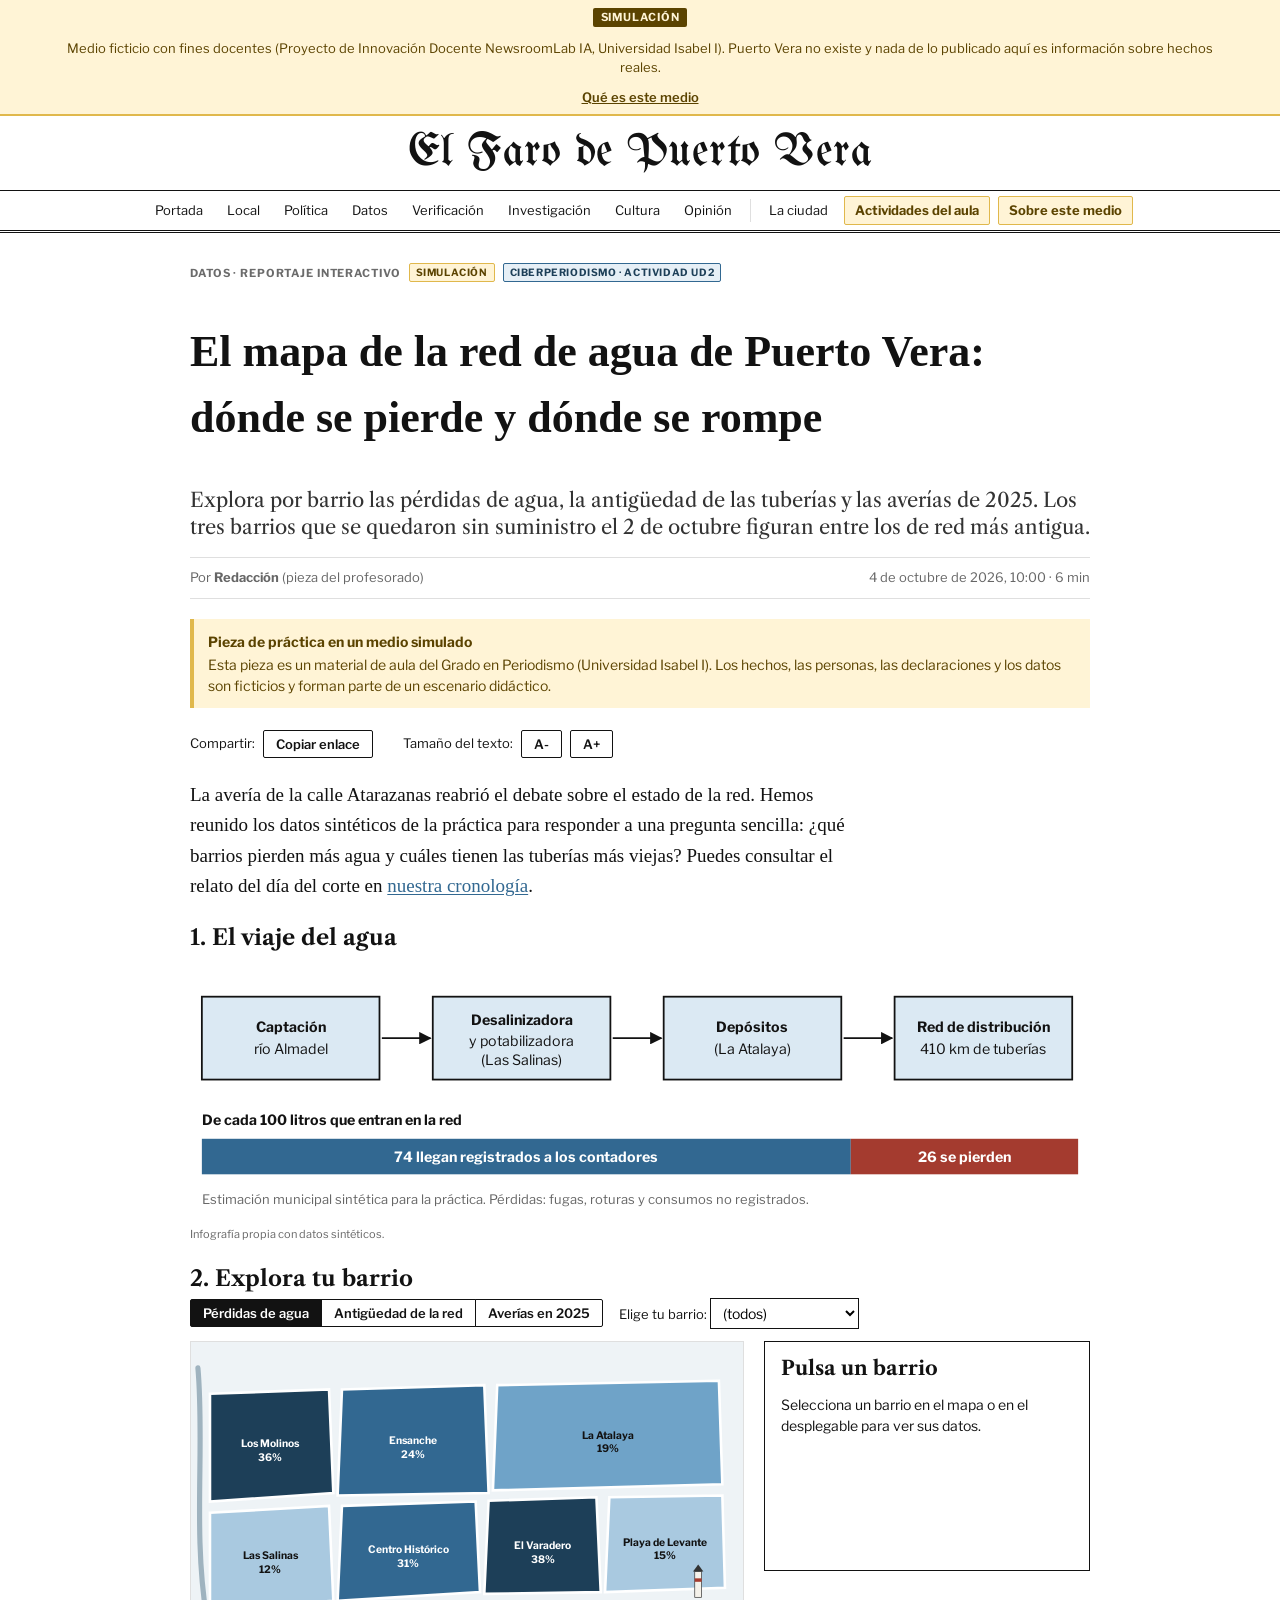
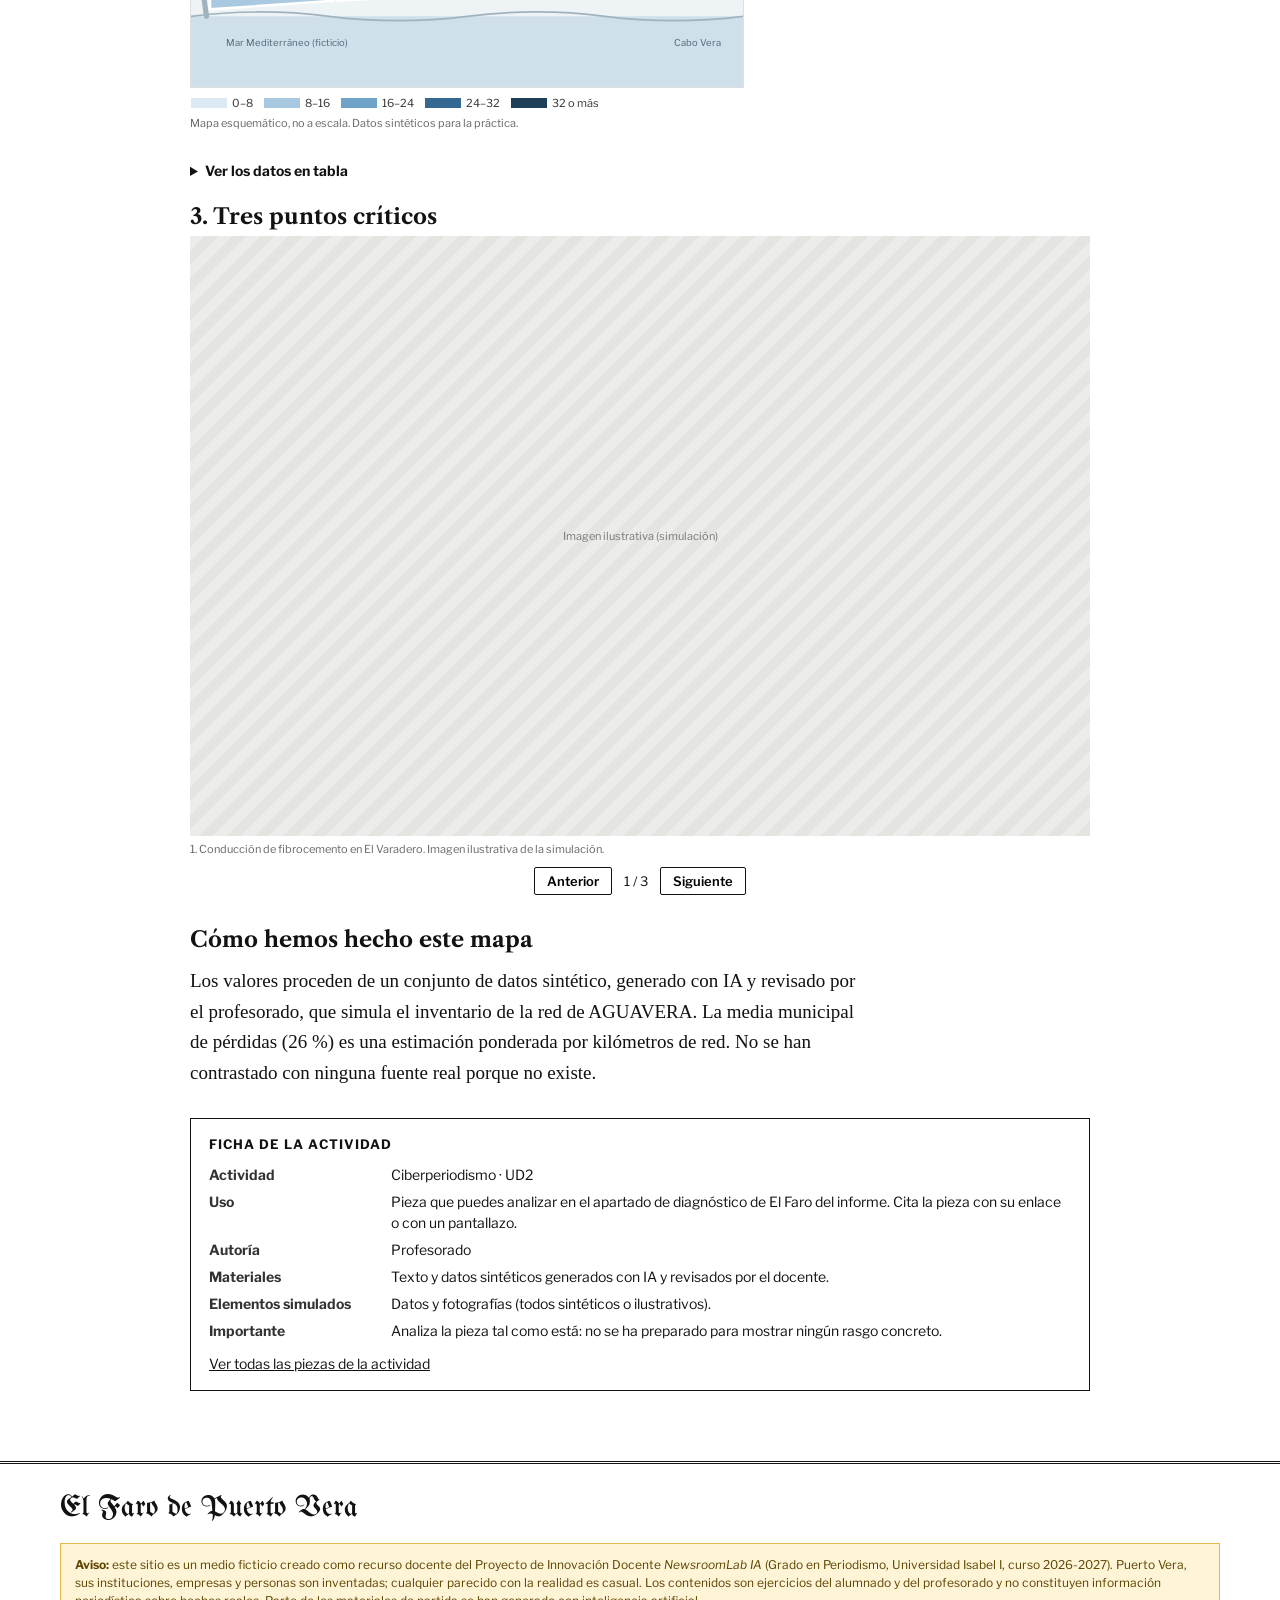
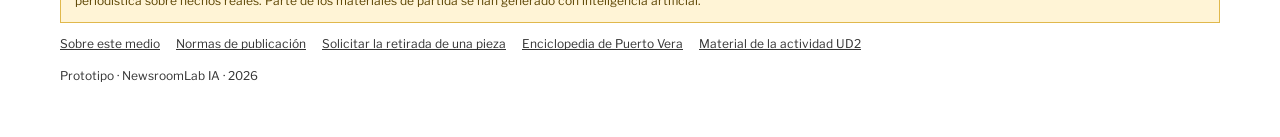
<file: 2026-10-red-agua-mapa-interactivo.html>
<!doctype html>
<html lang="es">
<head>
<meta charset="utf-8">
<meta name="viewport" content="width=device-width, initial-scale=1">
<meta name="robots" content="noindex, nofollow">
<title>[Simulación] El mapa de la red de agua de Puerto Vera · El Faro de Puerto Vera</title>
<meta name="description" content="Reportaje interactivo con datos sintéticos de la red de agua por barrio. Pieza de práctica de un medio ficticio (NewsroomLab IA, Universidad Isabel I). No describe hechos reales.">
<link rel="preconnect" href="https://fonts.googleapis.com">
<link rel="preconnect" href="https://fonts.gstatic.com" crossorigin>
<link href="https://fonts.googleapis.com/css2?family=Libre+Caslon+Text:ital,wght@0,400;0,700;1,400&family=Libre+Franklin:wght@400;600;700&family=UnifrakturMaguntia&display=swap" rel="stylesheet">
<link rel="stylesheet" href="assets/css/style.css">
<link rel="stylesheet" href="assets/css/actividad.css">
</head>
<body>

<div class="sim-bar" role="note">
  <div class="wrap">
    <strong>SIMULACIÓN</strong>
    <span>Medio ficticio con fines docentes (Proyecto de Innovación Docente NewsroomLab IA, Universidad Isabel I). Puerto Vera no existe y nada de lo publicado aquí es información sobre hechos reales.</span>
    <a href="sobre.html">Qué es este medio</a>
  </div>
</div>

<header class="wrap">
  <div class="masthead" style="padding-top:14px">
    <a href="index.html"><h1 style="font-size:clamp(30px,5vw,46px)">El Faro de Puerto Vera</h1></a>
  </div>
</header>

<nav class="mainnav" aria-label="Secciones" style="margin-top:10px;border-top:1px solid #121212">
  <div class="wrap">
    <ul>
      <li><a href="index.html">Portada</a></li>
      <li><a href="index.html#local">Local</a></li>
      <li><a href="index.html#local">Política</a></li>
      <li><a href="index.html#datos">Datos</a></li>
      <li><a href="index.html#verificacion">Verificación</a></li>
      <li><a href="index.html#investigacion">Investigación</a></li>
      <li><a href="index.html#cultura">Cultura</a></li>
      <li><a href="index.html#opinion">Opinión</a></li>
      <li class="sep" aria-hidden="true"></li>
      <li><a href="puerto-vera.html">La ciudad</a></li>
      <li><a href="index.html#aula" class="about">Actividades del aula</a></li>
      <li><a href="sobre.html" class="about">Sobre este medio</a></li>
    </ul>
  </div>
</nav>

<main class="wrap">
  <article class="article wide">
    <p class="kicker">Datos · Reportaje interactivo <span class="badge-sim">Simulación</span> <span class="badge-act">Ciberperiodismo · Actividad UD2</span></p>
    <h1 class="hl hl-xl">El mapa de la red de agua de Puerto Vera: dónde se pierde y dónde se rompe</h1>
    <p class="dek">Explora por barrio las pérdidas de agua, la antigüedad de las tuberías y las averías de 2025. Los tres barrios que se quedaron sin suministro el 2 de octubre figuran entre los de red más antigua.</p>

    <div class="meta">
      <span>Por <strong>Redacción</strong> (pieza del profesorado)</span>
      <span>4 de octubre de 2026, 10:00 · 6 min</span>
    </div>

    <div class="inline-sim">
      <strong>Pieza de práctica en un medio simulado</strong>
      Esta pieza es un material de aula del Grado en Periodismo (Universidad Isabel I). Los hechos, las personas, las declaraciones y los datos son ficticios y forman parte de un escenario didáctico.
    </div>

    <div class="share-row">
      <span>Compartir:</span>
      <button type="button" id="copy-link">Copiar enlace</button>
      <span id="copy-ok" class="ok" role="status" aria-live="polite"></span>
      <span style="margin-left:14px">Tamaño del texto:</span>
      <button type="button" id="fs-down" aria-label="Reducir el tamaño del texto">A-</button>
      <button type="button" id="fs-up" aria-label="Aumentar el tamaño del texto">A+</button>
    </div>

    <div class="body">
      <p>La avería de la calle Atarazanas reabrió el debate sobre el estado de la red. Hemos reunido los datos sintéticos de la práctica para responder a una pregunta sencilla: ¿qué barrios pierden más agua y cuáles tienen las tuberías más viejas? Puedes consultar el relato del día del corte en <a href="2026-10-corte-agua-cronologia.html">nuestra cronología</a>.</p>
    </div>

    <h2 style="font:700 22px var(--serif);margin:22px 0 6px">1. El viaje del agua</h2>
    <figure class="infog">
      <svg viewBox="0 0 760 210" role="img" aria-labelledby="ig-t ig-d">
        <title id="ig-t">Infografía: el recorrido del agua en Puerto Vera</title>
        <desc id="ig-d">El agua se capta en el río Almadel y en la desalinizadora de Las Salinas, se almacena en los depósitos de La Atalaya, recorre 410 kilómetros de red y llega a los contadores. De cada 100 litros que entran en la red, 74 llegan registrados y 26 se pierden.</desc>
        <defs><marker id="ar" viewBox="0 0 10 10" refX="9" refY="5" markerWidth="7" markerHeight="7" orient="auto"><path d="M0 0L10 5L0 10z" fill="#121212"/></marker></defs>
        <g stroke="#121212" stroke-width="1.5">
          <rect x="10" y="20" width="150" height="70" fill="#dbe9f3"/>
          <rect x="205" y="20" width="150" height="70" fill="#dbe9f3"/>
          <rect x="400" y="20" width="150" height="70" fill="#dbe9f3"/>
          <rect x="595" y="20" width="150" height="70" fill="#dbe9f3"/>
        </g>
        <g stroke="#121212" stroke-width="1.5" marker-end="url(#ar)">
          <line x1="162" y1="55" x2="203" y2="55"/><line x1="357" y1="55" x2="398" y2="55"/><line x1="552" y1="55" x2="593" y2="55"/>
        </g>
        <g text-anchor="middle" font-weight="700">
          <text x="85" y="50">Captación</text><text x="85" y="68" font-weight="400">río Almadel</text>
          <text x="280" y="44">Desalinizadora</text><text x="280" y="62" font-weight="400">y potabilizadora</text><text x="280" y="78" font-weight="400">(Las Salinas)</text>
          <text x="475" y="50">Depósitos</text><text x="475" y="68" font-weight="400">(La Atalaya)</text>
          <text x="670" y="50">Red de distribución</text><text x="670" y="68" font-weight="400">410 km de tuberías</text>
        </g>
        <text x="10" y="128" font-weight="700">De cada 100 litros que entran en la red</text>
        <rect x="10" y="140" width="548" height="30" fill="#326891"/>
        <rect x="558" y="140" width="192" height="30" fill="#a43b2f"/>
        <text x="284" y="160" text-anchor="middle" fill="#fff" style="fill:#fff;font-weight:700">74 llegan registrados a los contadores</text>
        <text x="654" y="160" text-anchor="middle" style="fill:#fff;font-weight:700">26 se pierden</text>
        <text x="10" y="195" style="font-size:11px;fill:#666">Estimación municipal sintética para la práctica. Pérdidas: fugas, roturas y consumos no registrados.</text>
      </svg>
      <figcaption>Infografía propia con datos sintéticos.</figcaption>
    </figure>

    <h2 style="font:700 22px var(--serif);margin:22px 0 6px">2. Explora tu barrio</h2>
    <div class="controls">
      <div class="group" role="group" aria-label="Indicador del mapa">
        <button type="button" data-metric="perdidas" aria-pressed="true">Pérdidas de agua</button>
        <button type="button" data-metric="antig" aria-pressed="false">Antigüedad de la red</button>
        <button type="button" data-metric="averias" aria-pressed="false">Averías en 2025</button>
      </div>
      <label>Elige tu barrio:
        <select id="barrio-sel"><option value="">(todos)</option></select>
      </label>
    </div>

    <div class="mapgrid">
      <div class="mapbox">
        <svg viewBox="0 0 640 400" id="mapa" role="group" aria-label="Mapa esquemático de los barrios de Puerto Vera. Pulsa un barrio para ver sus datos.">
          <rect x="0" y="318" width="640" height="82" fill="#cfe0ea"/>
          <path d="M0 318 Q80 308 160 318 T320 318 T480 318 T640 318" fill="none" stroke="#9fb3bf" stroke-width="2"/>
          <path d="M8 30 C16 120 2 220 18 318" fill="none" stroke="#9fb3bf" stroke-width="6" stroke-linecap="round"/>
          <polygon class="barrio" data-id="molinos" points="22,60 160,55 165,175 22,185" tabindex="0" role="button"/>
          <polygon class="barrio" data-id="ensanche" points="175,55 340,50 345,175 170,178" tabindex="0" role="button"/>
          <polygon class="barrio" data-id="atalaya" points="355,50 612,45 616,165 350,172" tabindex="0" role="button"/>
          <polygon class="barrio" data-id="salinas" points="22,198 160,190 165,300 22,310" tabindex="0" role="button"/>
          <polygon class="barrio" data-id="centro" points="175,190 330,185 335,290 170,300" tabindex="0" role="button"/>
          <polygon class="barrio" data-id="varadero" points="345,184 470,180 475,290 340,292" tabindex="0" role="button"/>
          <polygon class="barrio" data-id="levante" points="485,180 616,178 619,285 480,290" tabindex="0" role="button"/>
          <g id="labels"></g>
          <g transform="translate(588,300)" aria-hidden="true">
            <rect x="-4" y="-34" width="8" height="30" fill="#f4f1ea" stroke="#333" stroke-width=".8"/>
            <rect x="-4" y="-26" width="8" height="4" fill="#a43b2f"/>
            <polygon points="0,-42 -6,-34 6,-34" fill="#333"/>
          </g>
          <text x="560" y="352" style="font-weight:400;font-size:11px;fill:#4b6677">Cabo Vera</text>
          <text x="40" y="352" style="font-weight:400;font-size:11px;fill:#4b6677">Mar Mediterráneo (ficticio)</text>
        </svg>
        <div class="legend" id="leyenda" aria-hidden="true"></div>
        <p class="caption">Mapa esquemático, no a escala. Datos sintéticos para la práctica.</p>
      </div>
      <div class="panel" id="panel" aria-live="polite">
        <h3>Pulsa un barrio</h3>
        <p>Selecciona un barrio en el mapa o en el desplegable para ver sus datos.</p>
      </div>
    </div>

    <details class="datos">
      <summary>Ver los datos en tabla</summary>
      <table class="plain" id="tabla">
        <thead><tr><th>Barrio</th><th>Pérdidas (%)</th><th>Antigüedad media (años)</th><th>Averías 2025</th></tr></thead>
        <tbody></tbody>
      </table>
    </details>

    <h2 style="font:700 22px var(--serif);margin:22px 0 6px">3. Tres puntos críticos</h2>
    <div class="slider" id="slider" role="group" aria-roledescription="carrusel" aria-label="Galería de tres imágenes">
      <figure><div class="ph" role="img" aria-label="Imagen ilustrativa simulada de una tubería antigua">Imagen ilustrativa (simulación)</div><figcaption>1. Conducción de fibrocemento en El Varadero. Imagen ilustrativa de la simulación.</figcaption></figure>
      <figure><div class="ph" role="img" aria-label="Imagen ilustrativa simulada de una zanja de reparación">Imagen ilustrativa (simulación)</div><figcaption>2. Zanja de reparación en la calle Atarazanas. Imagen ilustrativa de la simulación.</figcaption></figure>
      <figure><div class="ph" role="img" aria-label="Imagen ilustrativa simulada de un depósito de agua">Imagen ilustrativa (simulación)</div><figcaption>3. Depósito de La Atalaya. Imagen ilustrativa de la simulación.</figcaption></figure>
      <div class="slider-nav" hidden><button type="button" id="sl-prev">Anterior</button><span id="sl-count" aria-live="polite">1 / 3</span><button type="button" id="sl-next">Siguiente</button></div>
    </div>

    <div class="body">
      <h2>Cómo hemos hecho este mapa</h2>
      <p>Los valores proceden de un conjunto de datos sintético, generado con IA y revisado por el profesorado, que simula el inventario de la red de AGUAVERA. La media municipal de pérdidas (26 %) es una estimación ponderada por kilómetros de red. No se han contrastado con ninguna fuente real porque no existe.</p>
    </div>

    <section class="brief-card" aria-label="Ficha de la actividad">
      <h2>Ficha de la actividad</h2>
      <dl>
        <dt>Actividad</dt><dd>Ciberperiodismo · UD2</dd>
        <dt>Uso</dt><dd>Pieza que puedes analizar en el apartado de diagnóstico de El Faro del informe. Cita la pieza con su enlace o con un pantallazo.</dd>
        <dt>Autoría</dt><dd>Profesorado</dd>
        <dt>Materiales</dt><dd>Texto y datos sintéticos generados con IA y revisados por el docente.</dd>
        <dt>Elementos simulados</dt><dd>Datos y fotografías (todos sintéticos o ilustrativos).</dd>
        <dt>Importante</dt><dd>Analiza la pieza tal como está: no se ha preparado para mostrar ningún rasgo concreto.</dd>
      </dl>
      <p style="margin:12px 0 0"><a class="inl" href="ciberperiodismo-ud2.html" style="text-decoration:underline">Ver todas las piezas de la actividad</a></p>
    </section>

  </article>
</main>

<footer class="site-footer">
  <div class="wrap">
    <p class="footer-name">El Faro de Puerto Vera</p>
    <div class="legal">
      <strong>Aviso:</strong> este sitio es un medio ficticio creado como recurso docente del Proyecto de Innovación Docente <em>NewsroomLab IA</em> (Grado en Periodismo, Universidad Isabel I, curso 2026-2027). Puerto Vera, sus instituciones, empresas y personas son inventadas; cualquier parecido con la realidad es casual. Los contenidos son ejercicios del alumnado y del profesorado y no constituyen información periodística sobre hechos reales. Parte de los materiales de partida se han generado con inteligencia artificial.
    </div>
    <nav aria-label="Pie">
      <a href="sobre.html">Sobre este medio</a>
      <a href="sobre.html#normas">Normas de publicación</a>
      <a href="sobre.html#retirada">Solicitar la retirada de una pieza</a>
      <a href="puerto-vera.html">Enciclopedia de Puerto Vera</a>
      <a href="ciberperiodismo-ud2.html">Material de la actividad UD2</a>
    </nav>
    <p style="margin-top:14px">Prototipo · NewsroomLab IA · 2026</p>
  </div>
</footer>
<script>
(function () {
  var D = [
    {id:'centro',   n:'Centro Histórico', p:31, a:46, v:38, cut:'parcial', x:252, y:245},
    {id:'varadero', n:'El Varadero',      p:38, a:52, v:47, cut:'sí',      x:408, y:240},
    {id:'atalaya',  n:'La Atalaya',       p:19, a:22, v:12, cut:'',        x:483, y:112},
    {id:'ensanche', n:'Ensanche',         p:24, a:38, v:21, cut:'',        x:257, y:118},
    {id:'levante',  n:'Playa de Levante', p:15, a:17, v:9,  cut:'',        x:550, y:236},
    {id:'molinos',  n:'Los Molinos',      p:36, a:49, v:41, cut:'sí',      x:92,  y:122},
    {id:'salinas',  n:'Las Salinas',      p:12, a:14, v:6,  cut:'',        x:92,  y:252}
  ];
  var M = {
    perdidas: {key:'p', max:40, unit:'%',    name:'Pérdidas de agua (%)'},
    antig:    {key:'a', max:55, unit:' años', name:'Antigüedad media de la red (años)'},
    averias:  {key:'v', max:50, unit:'',      name:'Averías registradas en 2025'}
  };
  var COL = ['#dbe9f3','#a9c9e0','#6fa3c8','#326891','#1d3f58'];
  var TXT = ['#121212','#121212','#121212','#ffffff','#ffffff'];
  var metric = 'perdidas', sel = '';
  var svg = document.getElementById('mapa'), labels = document.getElementById('labels');
  var panel = document.getElementById('panel'), sS = document.getElementById('barrio-sel');
  var NS = 'http://www.w3.org/2000/svg';

  function bucket(v, max) { return Math.min(4, Math.floor(v / max * 5)); }
  function byId(id) { for (var i = 0; i < D.length; i++) if (D[i].id === id) return D[i]; }

  D.slice().sort(function (a, b) { return a.n.localeCompare(b.n, 'es'); }).forEach(function (d) {
    var o = document.createElement('option'); o.value = d.id; o.textContent = d.n; sS.appendChild(o);
  });
  D.forEach(function (d) {
    var t = document.createElementNS(NS, 'text'); t.setAttribute('x', d.x); t.setAttribute('y', d.y);
    t.setAttribute('text-anchor', 'middle'); t.setAttribute('data-id', d.id);
    var a = document.createElementNS(NS, 'tspan'); a.setAttribute('x', d.x); a.textContent = d.n;
    var b = document.createElementNS(NS, 'tspan'); b.setAttribute('x', d.x); b.setAttribute('dy', '16'); b.setAttribute('class', 'val');
    t.appendChild(a); t.appendChild(b); labels.appendChild(t);
  });
  var tb = document.querySelector('#tabla tbody');
  D.forEach(function (d) {
    var r = document.createElement('tr');
    r.innerHTML = '<td>' + d.n + '</td><td>' + d.p + '</td><td>' + d.a + '</td><td>' + d.v + '</td>';
    tb.appendChild(r);
  });

  function paint() {
    var m = M[metric];
    D.forEach(function (d) {
      var poly = svg.querySelector('polygon[data-id="' + d.id + '"]');
      var b = bucket(d[m.key], m.max);
      poly.style.fill = COL[b];
      poly.setAttribute('aria-label', d.n + ': ' + m.name + ' ' + d[m.key] + m.unit);
      poly.classList.toggle('sel', d.id === sel);
      var t = labels.querySelector('text[data-id="' + d.id + '"]');
      t.style.fill = TXT[b];
      t.querySelector('.val').textContent = d[m.key] + m.unit;
    });
    var lg = document.getElementById('leyenda'); lg.innerHTML = '';
    for (var i = 0; i < 5; i++) {
      var lo = Math.round(i * m.max / 5), hi = Math.round((i + 1) * m.max / 5);
      lg.innerHTML += '<i style="background:' + COL[i] + '"></i><span>' + lo + (i === 4 ? ' o más' : '–' + hi) + '</span>';
    }
    document.querySelectorAll('.controls [data-metric]').forEach(function (b) {
      b.setAttribute('aria-pressed', b.getAttribute('data-metric') === metric ? 'true' : 'false');
    });
  }
  function show() {
    paint();
    if (!sel) { panel.innerHTML = '<h3>Pulsa un barrio</h3><p>Selecciona un barrio en el mapa o en el desplegable para ver sus datos.</p>'; return; }
    var d = byId(sel), h = '<h3>' + d.n + '</h3><dl>' +
      '<dt>Pérdidas de agua</dt><dd>' + d.p + ' %</dd>' +
      '<dt>Antigüedad media de la red</dt><dd>' + d.a + ' años</dd>' +
      '<dt>Averías en 2025</dt><dd>' + d.v + '</dd></dl>';
    if (d.cut) h += '<p class="flag">Afectado' + (d.cut === 'parcial' ? ' en parte' : '') + ' por el corte del 2 de octubre. <a href="2026-10-corte-agua-cronologia.html">Ver la cronología</a>.</p>';
    panel.innerHTML = h;
  }
  function choose(id) { sel = id; sS.value = id; show(); }

  svg.querySelectorAll('.barrio').forEach(function (p) {
    p.addEventListener('click', function () { choose(p.getAttribute('data-id')); });
    p.addEventListener('keydown', function (e) { if (e.key === 'Enter' || e.key === ' ') { e.preventDefault(); choose(p.getAttribute('data-id')); } });
  });
  sS.addEventListener('change', function () { choose(sS.value); });
  document.querySelectorAll('.controls [data-metric]').forEach(function (b) {
    b.addEventListener('click', function () { metric = b.getAttribute('data-metric'); show(); });
  });

  /* Galería lineal con retorno */
  var sl = document.getElementById('slider');
  if (sl) {
    var figs = sl.querySelectorAll('figure'), nav = sl.querySelector('.slider-nav'), cur = 0;
    sl.classList.add('js'); nav.hidden = false;
    function go(i) {
      cur = (i + figs.length) % figs.length;
      figs.forEach(function (f, k) { f.hidden = k !== cur; });
      document.getElementById('sl-count').textContent = (cur + 1) + ' / ' + figs.length;
    }
    document.getElementById('sl-prev').addEventListener('click', function () { go(cur - 1); });
    document.getElementById('sl-next').addEventListener('click', function () { go(cur + 1); });
    go(0);
  }
  /* Tamaño del texto */
  var fs = 1;
  function setFs(v) { fs = Math.max(0.85, Math.min(1.4, v)); document.documentElement.style.setProperty('--fs', fs); }
  document.getElementById('fs-down').addEventListener('click', function () { setFs(fs - 0.1); });
  document.getElementById('fs-up').addEventListener('click', function () { setFs(fs + 0.1); });
  show();
})();
</script>
<script>
(function () {
  var b = document.getElementById('copy-link');
  if (!b) return;
  b.addEventListener('click', function () {
    var ok = document.getElementById('copy-ok');
    function done(t) { ok.textContent = t; setTimeout(function () { ok.textContent = ''; }, 2500); }
    if (navigator.clipboard && navigator.clipboard.writeText) {
      navigator.clipboard.writeText(location.href.split('#')[0]).then(function () { done('Enlace copiado'); }, function () { done('No se pudo copiar'); });
    } else { done('Copia la dirección desde la barra del navegador'); }
  });
})();
</script>
</body>
</html>
</file>
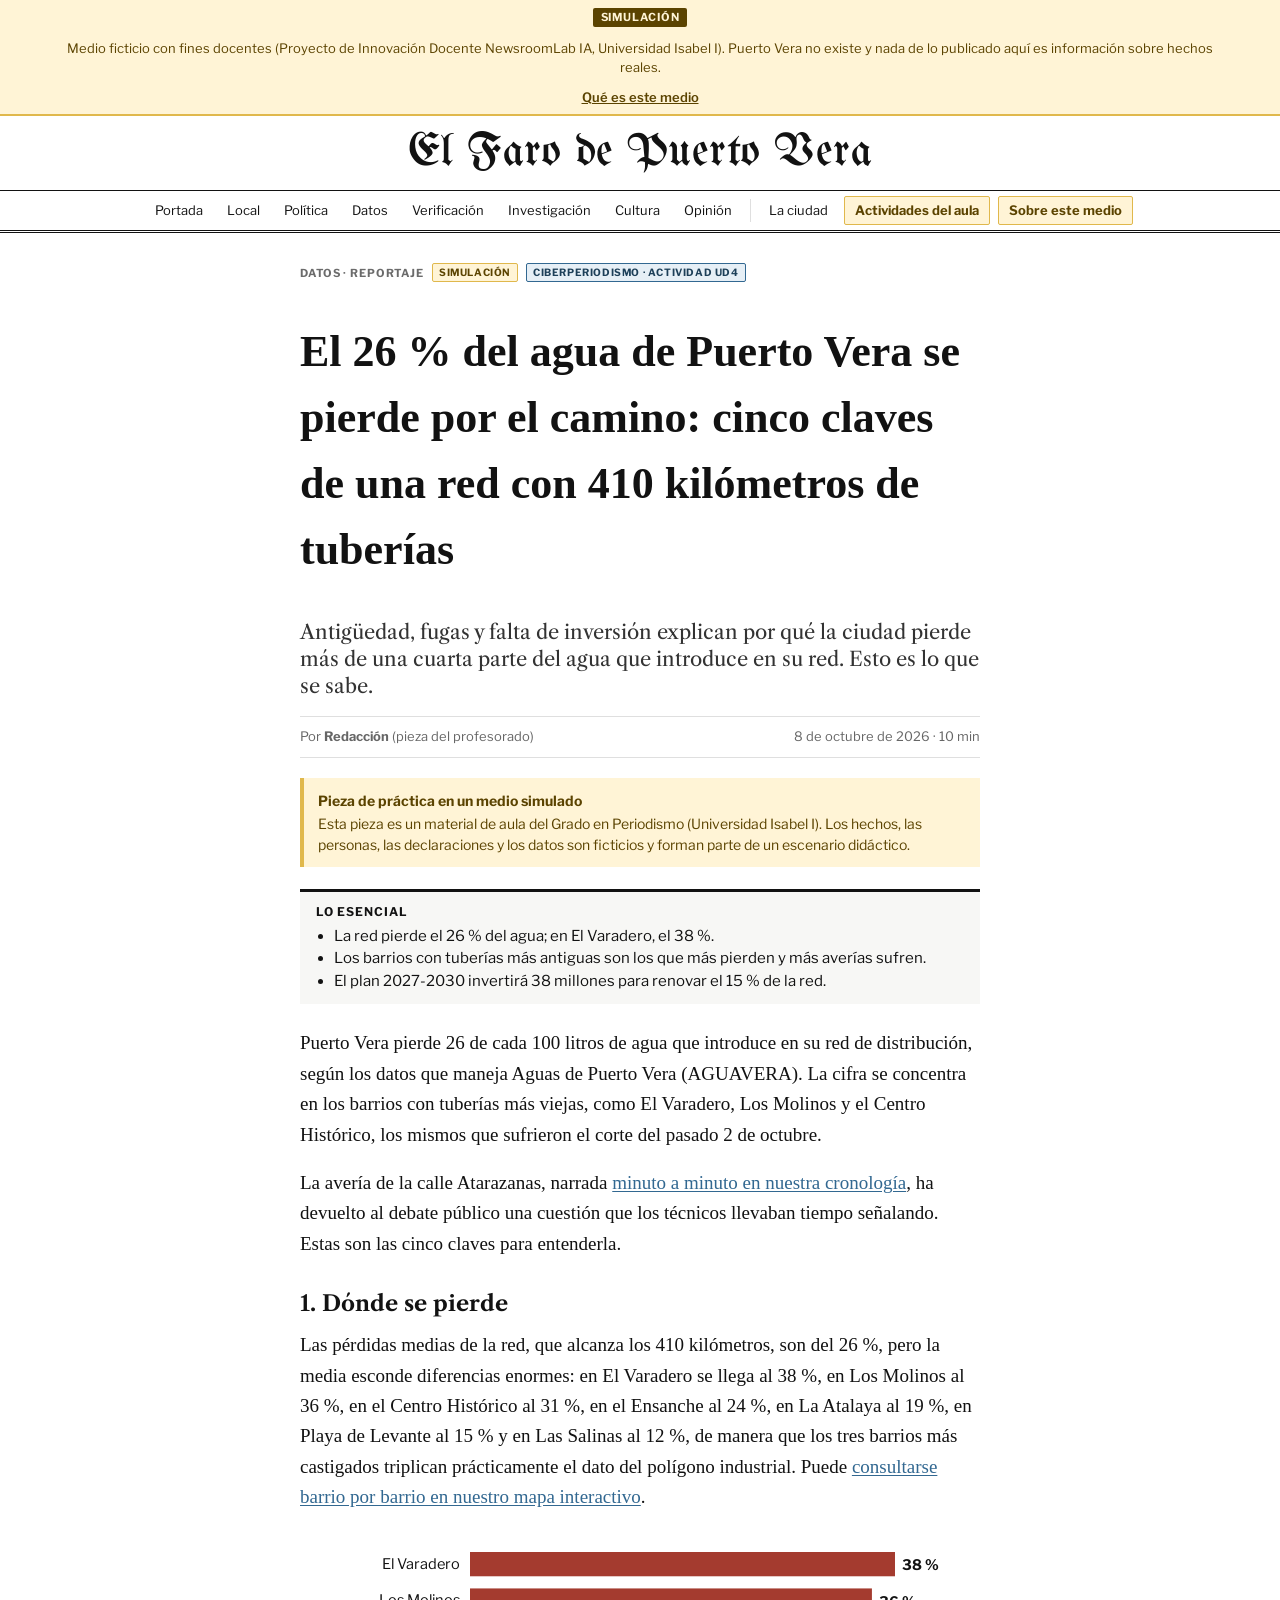
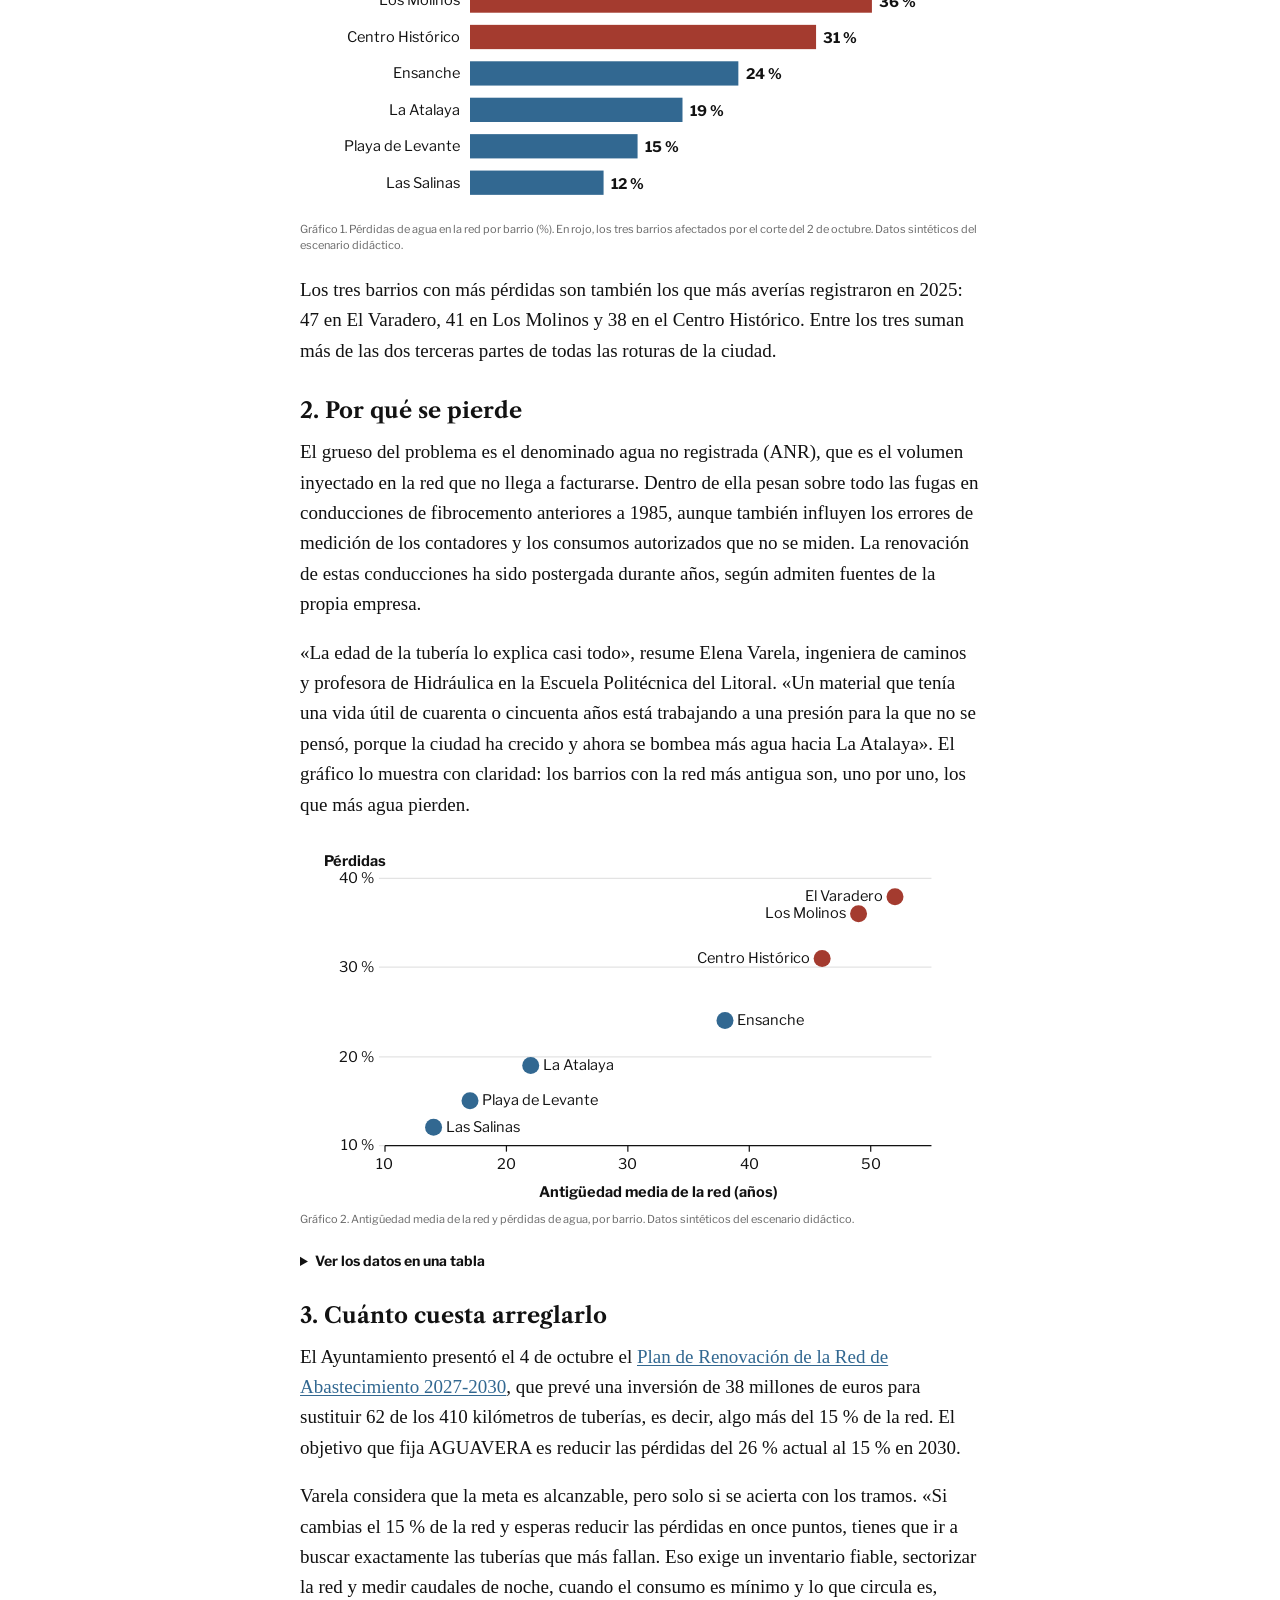
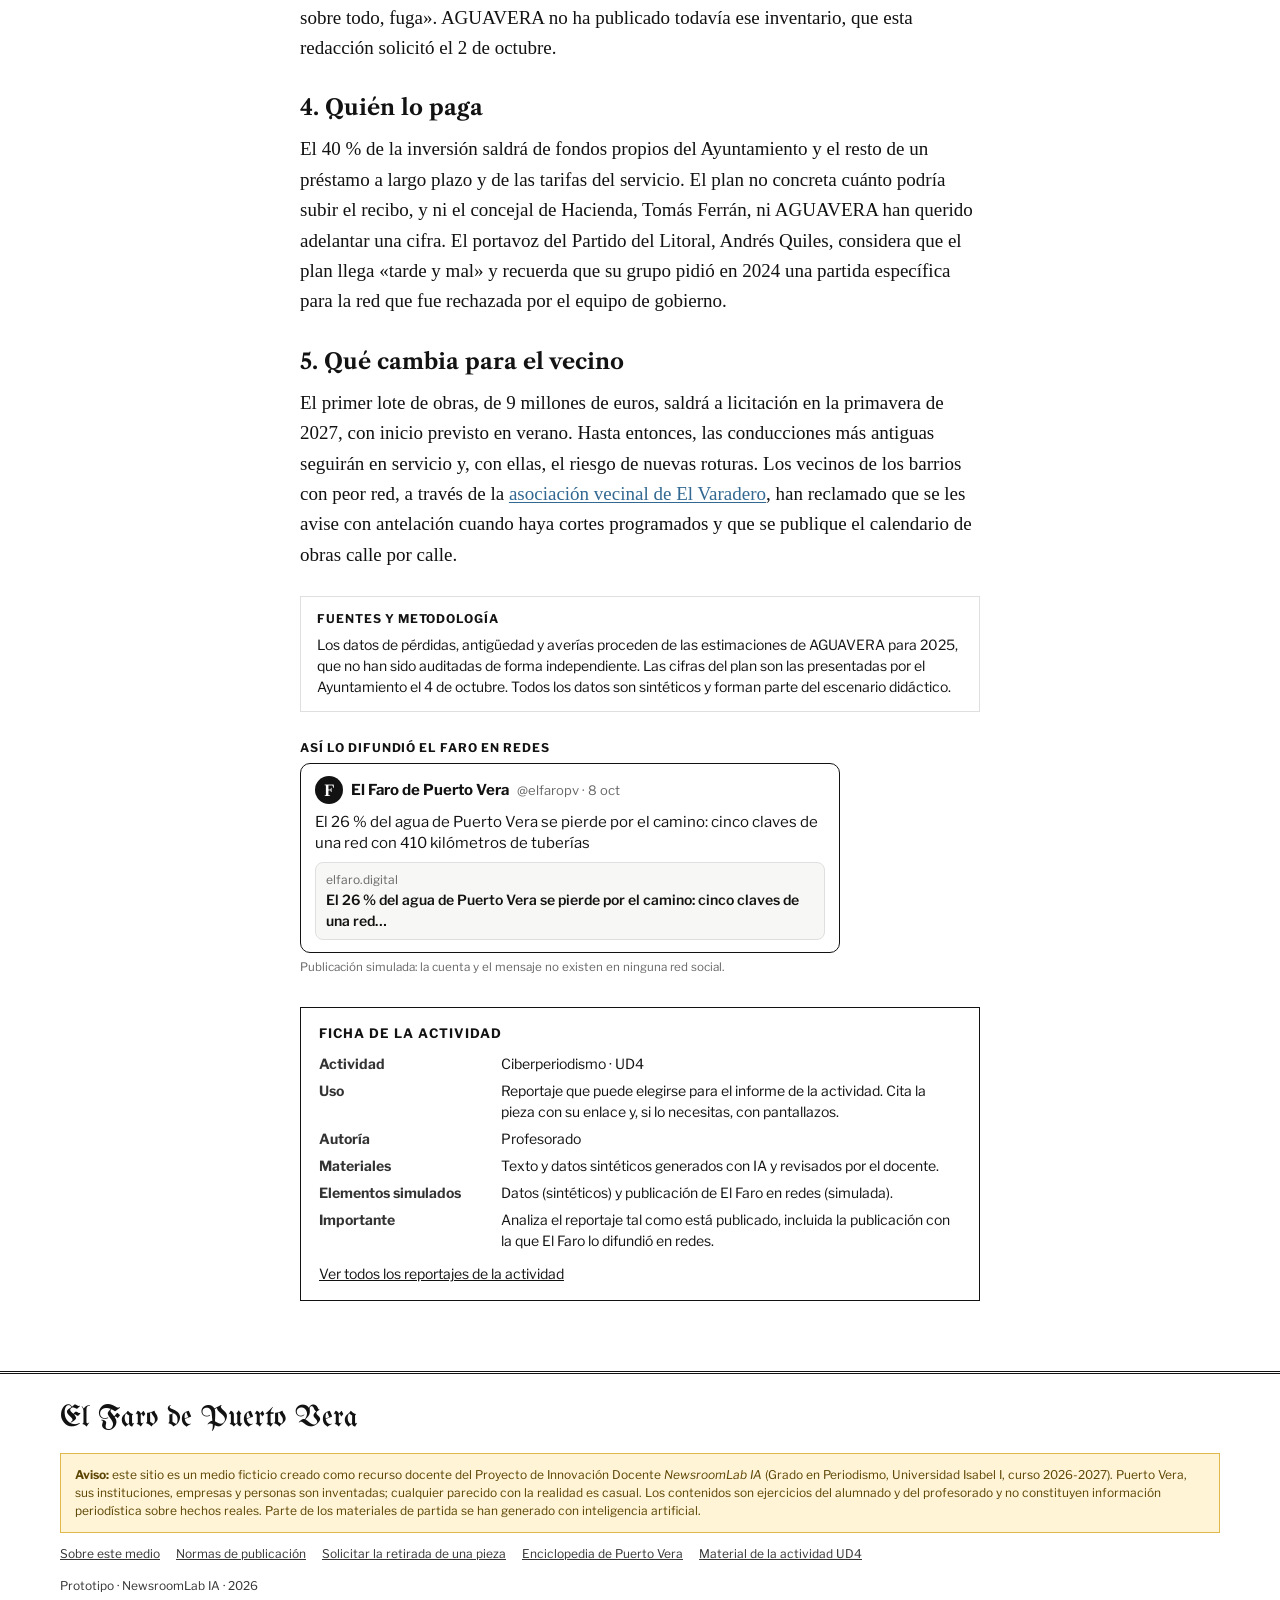
<file: 2026-10-reportaje-26-por-ciento-agua-perdida.html>
<!doctype html>
<html lang="es">
<head>
<meta charset="utf-8">
<meta name="viewport" content="width=device-width, initial-scale=1">
<meta name="robots" content="noindex, nofollow">
<title>[Simulación] El 26 % del agua de Puerto Vera se pierde por el camino · El Faro de Puerto Vera</title>
<meta name="description" content="Reportaje explicativo con datos sobre las pérdidas de la red de agua. Pieza de práctica de un medio ficticio (NewsroomLab IA, Universidad Isabel I). No describe hechos reales.">
<link rel="preconnect" href="https://fonts.googleapis.com">
<link rel="preconnect" href="https://fonts.gstatic.com" crossorigin>
<link href="https://fonts.googleapis.com/css2?family=Libre+Caslon+Text:ital,wght@0,400;0,700;1,400&family=Libre+Franklin:wght@400;600;700&family=UnifrakturMaguntia&display=swap" rel="stylesheet">
<link rel="stylesheet" href="assets/css/style.css">
<link rel="stylesheet" href="assets/css/actividad.css">
</head>
<body>

<div class="sim-bar" role="note">
  <div class="wrap">
    <strong>SIMULACIÓN</strong>
    <span>Medio ficticio con fines docentes (Proyecto de Innovación Docente NewsroomLab IA, Universidad Isabel I). Puerto Vera no existe y nada de lo publicado aquí es información sobre hechos reales.</span>
    <a href="sobre.html">Qué es este medio</a>
  </div>
</div>

<header class="wrap">
  <div class="masthead" style="padding-top:14px">
    <a href="index.html"><h1 style="font-size:clamp(30px,5vw,46px)">El Faro de Puerto Vera</h1></a>
  </div>
</header>

<nav class="mainnav" aria-label="Secciones" style="margin-top:10px;border-top:1px solid #121212">
  <div class="wrap">
    <ul>
      <li><a href="index.html">Portada</a></li>
      <li><a href="index.html#local">Local</a></li>
      <li><a href="index.html#local">Política</a></li>
      <li><a href="index.html#datos">Datos</a></li>
      <li><a href="index.html#verificacion">Verificación</a></li>
      <li><a href="index.html#investigacion">Investigación</a></li>
      <li><a href="index.html#cultura">Cultura</a></li>
      <li><a href="index.html#opinion">Opinión</a></li>
      <li class="sep" aria-hidden="true"></li>
      <li><a href="puerto-vera.html">La ciudad</a></li>
      <li><a href="index.html#aula" class="about">Actividades del aula</a></li>
      <li><a href="sobre.html" class="about">Sobre este medio</a></li>
    </ul>
  </div>
</nav>

<main class="wrap">
  <article class="article">
    <p class="kicker">Datos · Reportaje <span class="badge-sim">Simulación</span> <span class="badge-act">Ciberperiodismo · Actividad UD4</span></p>
    <h1 class="hl hl-xl">El 26 % del agua de Puerto Vera se pierde por el camino: cinco claves de una red con 410 kilómetros de tuberías</h1>
    <p class="dek">Antigüedad, fugas y falta de inversión explican por qué la ciudad pierde más de una cuarta parte del agua que introduce en su red. Esto es lo que se sabe.</p>

    <div class="meta">
      <span>Por <strong>Redacción</strong> (pieza del profesorado)</span>
      <span>8 de octubre de 2026 · 10 min</span>
    </div>

    <div class="inline-sim">
      <strong>Pieza de práctica en un medio simulado</strong>
      Esta pieza es un material de aula del Grado en Periodismo (Universidad Isabel I). Los hechos, las personas, las declaraciones y los datos son ficticios y forman parte de un escenario didáctico.
    </div>

    <div class="body">
      <div class="keypoints">
        <h2>Lo esencial</h2>
        <ul>
          <li>La red pierde el 26 % del agua; en El Varadero, el 38 %.</li>
          <li>Los barrios con tuberías más antiguas son los que más pierden y más averías sufren.</li>
          <li>El plan 2027-2030 invertirá 38 millones para renovar el 15 % de la red.</li>
        </ul>
      </div>
      <p>Puerto Vera pierde 26 de cada 100 litros de agua que introduce en su red de distribución, según los datos que maneja Aguas de Puerto Vera (AGUAVERA). La cifra se concentra en los barrios con tuberías más viejas, como El Varadero, Los Molinos y el Centro Histórico, los mismos que sufrieron el corte del pasado 2 de octubre.</p>
      <p>La avería de la calle Atarazanas, narrada <a href="2026-10-corte-agua-cronologia.html">minuto a minuto en nuestra cronología</a>, ha devuelto al debate público una cuestión que los técnicos llevaban tiempo señalando. Estas son las cinco claves para entenderla.</p>

      <h2>1. Dónde se pierde</h2>
      <p>Las pérdidas medias de la red, que alcanza los 410 kilómetros, son del 26 %, pero la media esconde diferencias enormes: en El Varadero se llega al 38 %, en Los Molinos al 36 %, en el Centro Histórico al 31 %, en el Ensanche al 24 %, en La Atalaya al 19 %, en Playa de Levante al 15 % y en Las Salinas al 12 %, de manera que los tres barrios más castigados triplican prácticamente el dato del polígono industrial. Puede <a href="2026-10-red-agua-mapa-interactivo.html">consultarse barrio por barrio en nuestro mapa interactivo</a>.</p>
      <figure class="infog">
        <svg viewBox="0 0 560 232" role="img" aria-labelledby="gb-t gb-d">
          <title id="gb-t">Pérdidas de agua por barrio</title>
          <desc id="gb-d">Gráfico de barras. Pérdidas de agua en la red: El Varadero 38 %, Los Molinos 36 %, Centro Histórico 31 %, Ensanche 24 %, La Atalaya 19 %, Playa de Levante 15 % y Las Salinas 12 %.</desc>
          <text x="132" y="28" text-anchor="end">El Varadero</text><rect x="140" y="14" width="350" height="20" fill="#a43b2f"/><text x="496" y="29" style="font-weight:700">38 %</text><text x="132" y="58" text-anchor="end">Los Molinos</text><rect x="140" y="44" width="331" height="20" fill="#a43b2f"/><text x="477" y="59" style="font-weight:700">36 %</text><text x="132" y="88" text-anchor="end">Centro Histórico</text><rect x="140" y="74" width="285" height="20" fill="#a43b2f"/><text x="431" y="89" style="font-weight:700">31 %</text><text x="132" y="118" text-anchor="end">Ensanche</text><rect x="140" y="104" width="221" height="20" fill="#326891"/><text x="367" y="119" style="font-weight:700">24 %</text><text x="132" y="148" text-anchor="end">La Atalaya</text><rect x="140" y="134" width="175" height="20" fill="#326891"/><text x="321" y="149" style="font-weight:700">19 %</text><text x="132" y="178" text-anchor="end">Playa de Levante</text><rect x="140" y="164" width="138" height="20" fill="#326891"/><text x="284" y="179" style="font-weight:700">15 %</text><text x="132" y="208" text-anchor="end">Las Salinas</text><rect x="140" y="194" width="110" height="20" fill="#326891"/><text x="256" y="209" style="font-weight:700">12 %</text>
        </svg>
        <figcaption>Gráfico 1. Pérdidas de agua en la red por barrio (%). En rojo, los tres barrios afectados por el corte del 2 de octubre. Datos sintéticos del escenario didáctico.</figcaption>
      </figure>
      <p>Los tres barrios con más pérdidas son también los que más averías registraron en 2025: 47 en El Varadero, 41 en Los Molinos y 38 en el Centro Histórico. Entre los tres suman más de las dos terceras partes de todas las roturas de la ciudad.</p>

      <h2>2. Por qué se pierde</h2>
      <p>El grueso del problema es el denominado agua no registrada (ANR), que es el volumen inyectado en la red que no llega a facturarse. Dentro de ella pesan sobre todo las fugas en conducciones de fibrocemento anteriores a 1985, aunque también influyen los errores de medición de los contadores y los consumos autorizados que no se miden. La renovación de estas conducciones ha sido postergada durante años, según admiten fuentes de la propia empresa.</p>
      <p>«La edad de la tubería lo explica casi todo», resume Elena Varela, ingeniera de caminos y profesora de Hidráulica en la Escuela Politécnica del Litoral. «Un material que tenía una vida útil de cuarenta o cincuenta años está trabajando a una presión para la que no se pensó, porque la ciudad ha crecido y ahora se bombea más agua hacia La Atalaya». El gráfico lo muestra con claridad: los barrios con la red más antigua son, uno por uno, los que más agua pierden.</p>
      <figure class="infog">
        <svg viewBox="0 0 560 300" role="img" aria-labelledby="sc-t sc-d">
          <title id="sc-t">Antigüedad de la red y pérdidas de agua por barrio</title>
          <desc id="sc-d">Gráfico de dispersión. Cuanto más antigua es la red de un barrio, más agua pierde. Las Salinas: 14 años y 12 %. Playa de Levante: 17 años y 15 %. La Atalaya: 22 años y 19 %. Ensanche: 38 años y 24 %. Centro Histórico: 46 años y 31 %. Los Molinos: 49 años y 36 %. El Varadero: 52 años y 38 %.</desc>
          <line x1="65" y1="250" x2="520" y2="250" stroke="#e3e3e3"/><text x="61" y="254" text-anchor="end">10 %</text><line x1="65" y1="177" x2="520" y2="177" stroke="#e3e3e3"/><text x="61" y="181" text-anchor="end">20 %</text><line x1="65" y1="103" x2="520" y2="103" stroke="#e3e3e3"/><text x="61" y="107" text-anchor="end">30 %</text><line x1="65" y1="30" x2="520" y2="30" stroke="#e3e3e3"/><text x="61" y="34" text-anchor="end">40 %</text>
          <line x1="70" y1="250" x2="520" y2="250" stroke="#121212"/>
          <line x1="70" y1="250" x2="70" y2="255" stroke="#121212"/><text x="70" y="269" text-anchor="middle">10</text><line x1="170" y1="250" x2="170" y2="255" stroke="#121212"/><text x="170" y="269" text-anchor="middle">20</text><line x1="270" y1="250" x2="270" y2="255" stroke="#121212"/><text x="270" y="269" text-anchor="middle">30</text><line x1="370" y1="250" x2="370" y2="255" stroke="#121212"/><text x="370" y="269" text-anchor="middle">40</text><line x1="470" y1="250" x2="470" y2="255" stroke="#121212"/><text x="470" y="269" text-anchor="middle">50</text>
          <text x="295" y="292" text-anchor="middle" style="font-weight:700">Antigüedad media de la red (años)</text>
          <text x="20" y="20" style="font-weight:700">Pérdidas</text>
          <circle cx="490" cy="45" r="7" fill="#a43b2f"/><text x="480" y="49" text-anchor="end">El Varadero</text><circle cx="460" cy="59" r="7" fill="#a43b2f"/><text x="450" y="63" text-anchor="end">Los Molinos</text><circle cx="430" cy="96" r="7" fill="#a43b2f"/><text x="420" y="100" text-anchor="end">Centro Histórico</text><circle cx="350" cy="147" r="7" fill="#326891"/><text x="360" y="151" text-anchor="start">Ensanche</text><circle cx="190" cy="184" r="7" fill="#326891"/><text x="200" y="188" text-anchor="start">La Atalaya</text><circle cx="140" cy="213" r="7" fill="#326891"/><text x="150" y="217" text-anchor="start">Playa de Levante</text><circle cx="110" cy="235" r="7" fill="#326891"/><text x="120" y="239" text-anchor="start">Las Salinas</text>
        </svg>
        <figcaption>Gráfico 2. Antigüedad media de la red y pérdidas de agua, por barrio. Datos sintéticos del escenario didáctico.</figcaption>
      </figure>
      <details class="datos">
        <summary>Ver los datos en una tabla</summary>
        <table class="datatable">
          <caption>Indicadores de la red de agua por barrio</caption>
          <thead><tr><th scope="col">Barrio</th><th scope="col">Pérdidas</th><th scope="col">Antigüedad media (años)</th><th scope="col">Averías en 2025</th></tr></thead>
          <tbody><tr><th scope="row">El Varadero</th><td>38 %</td><td>52</td><td>47</td></tr><tr><th scope="row">Los Molinos</th><td>36 %</td><td>49</td><td>41</td></tr><tr><th scope="row">Centro Histórico</th><td>31 %</td><td>46</td><td>38</td></tr><tr><th scope="row">Ensanche</th><td>24 %</td><td>38</td><td>21</td></tr><tr><th scope="row">La Atalaya</th><td>19 %</td><td>22</td><td>12</td></tr><tr><th scope="row">Playa de Levante</th><td>15 %</td><td>17</td><td>9</td></tr><tr><th scope="row">Las Salinas</th><td>12 %</td><td>14</td><td>6</td></tr></tbody>
        </table>
      </details>

      <h2>3. Cuánto cuesta arreglarlo</h2>
      <p>El Ayuntamiento presentó el 4 de octubre el <a href="2026-10-plan-renovacion-red-agua.html">Plan de Renovación de la Red de Abastecimiento 2027-2030</a>, que prevé una inversión de 38 millones de euros para sustituir 62 de los 410 kilómetros de tuberías, es decir, algo más del 15 % de la red. El objetivo que fija AGUAVERA es reducir las pérdidas del 26 % actual al 15 % en 2030.</p>
      <p>Varela considera que la meta es alcanzable, pero solo si se acierta con los tramos. «Si cambias el 15 % de la red y esperas reducir las pérdidas en once puntos, tienes que ir a buscar exactamente las tuberías que más fallan. Eso exige un inventario fiable, sectorizar la red y medir caudales de noche, cuando el consumo es mínimo y lo que circula es, sobre todo, fuga». AGUAVERA no ha publicado todavía ese inventario, que esta redacción solicitó el 2 de octubre.</p>

      <h2>4. Quién lo paga</h2>
      <p>El 40 % de la inversión saldrá de fondos propios del Ayuntamiento y el resto de un préstamo a largo plazo y de las tarifas del servicio. El plan no concreta cuánto podría subir el recibo, y ni el concejal de Hacienda, Tomás Ferrán, ni AGUAVERA han querido adelantar una cifra. El portavoz del Partido del Litoral, Andrés Quiles, considera que el plan llega «tarde y mal» y recuerda que su grupo pidió en 2024 una partida específica para la red que fue rechazada por el equipo de gobierno.</p>

      <h2>5. Qué cambia para el vecino</h2>
      <p>El primer lote de obras, de 9 millones de euros, saldrá a licitación en la primavera de 2027, con inicio previsto en verano. Hasta entonces, las conducciones más antiguas seguirán en servicio y, con ellas, el riesgo de nuevas roturas. Los vecinos de los barrios con peor red, a través de la <a href="2026-10-reportaje-charo-palomo-whatsapp.html">asociación vecinal de El Varadero</a>, han reclamado que se les avise con antelación cuando haya cortes programados y que se publique el calendario de obras calle por calle.</p>
    </div>

    <aside class="sidebox" aria-label="Fuentes y metodología">
      <h2>Fuentes y metodología</h2>
      <p style="margin:0">Los datos de pérdidas, antigüedad y averías proceden de las estimaciones de AGUAVERA para 2025, que no han sido auditadas de forma independiente. Las cifras del plan son las presentadas por el Ayuntamiento el 4 de octubre. Todos los datos son sintéticos y forman parte del escenario didáctico.</p>
    </aside>

    <section class="promo-sim" aria-label="Publicación de El Faro en redes sociales (simulada)">
      <h2>Así lo difundió El Faro en redes</h2>
      <div class="post">
        <p class="who"><span class="avatar" aria-hidden="true">F</span><strong>El Faro de Puerto Vera</strong> <span>@elfaropv · 8 oct</span></p>
        <p>El 26 % del agua de Puerto Vera se pierde por el camino: cinco claves de una red con 410 kilómetros de tuberías</p>
        <div class="linkcard"><span>elfaro.digital</span>El 26 % del agua de Puerto Vera se pierde por el camino: cinco claves de una red…</div>
      </div>
      <small>Publicación simulada: la cuenta y el mensaje no existen en ninguna red social.</small>
    </section>

    <section class="brief-card" aria-label="Ficha de la actividad">
      <h2>Ficha de la actividad</h2>
      <dl>
        <dt>Actividad</dt><dd>Ciberperiodismo · UD4</dd>
        <dt>Uso</dt><dd>Reportaje que puede elegirse para el informe de la actividad. Cita la pieza con su enlace y, si lo necesitas, con pantallazos.</dd>
        <dt>Autoría</dt><dd>Profesorado</dd>
        <dt>Materiales</dt><dd>Texto y datos sintéticos generados con IA y revisados por el docente.</dd>
        <dt>Elementos simulados</dt><dd>Datos (sintéticos) y publicación de El Faro en redes (simulada).</dd>
        <dt>Importante</dt><dd>Analiza el reportaje tal como está publicado, incluida la publicación con la que El Faro lo difundió en redes.</dd>
      </dl>
      <p style="margin:12px 0 0"><a class="inl" href="ciberperiodismo-ud4.html" style="text-decoration:underline">Ver todos los reportajes de la actividad</a></p>
    </section>

  </article>
</main>

<footer class="site-footer">
  <div class="wrap">
    <p class="footer-name">El Faro de Puerto Vera</p>
    <div class="legal">
      <strong>Aviso:</strong> este sitio es un medio ficticio creado como recurso docente del Proyecto de Innovación Docente <em>NewsroomLab IA</em> (Grado en Periodismo, Universidad Isabel I, curso 2026-2027). Puerto Vera, sus instituciones, empresas y personas son inventadas; cualquier parecido con la realidad es casual. Los contenidos son ejercicios del alumnado y del profesorado y no constituyen información periodística sobre hechos reales. Parte de los materiales de partida se han generado con inteligencia artificial.
    </div>
    <nav aria-label="Pie">
      <a href="sobre.html">Sobre este medio</a>
      <a href="sobre.html#normas">Normas de publicación</a>
      <a href="sobre.html#retirada">Solicitar la retirada de una pieza</a>
      <a href="puerto-vera.html">Enciclopedia de Puerto Vera</a>
      <a href="ciberperiodismo-ud4.html">Material de la actividad UD4</a>
    </nav>
    <p style="margin-top:14px">Prototipo · NewsroomLab IA · 2026</p>
  </div>
</footer>
</body>
</html>
</file>
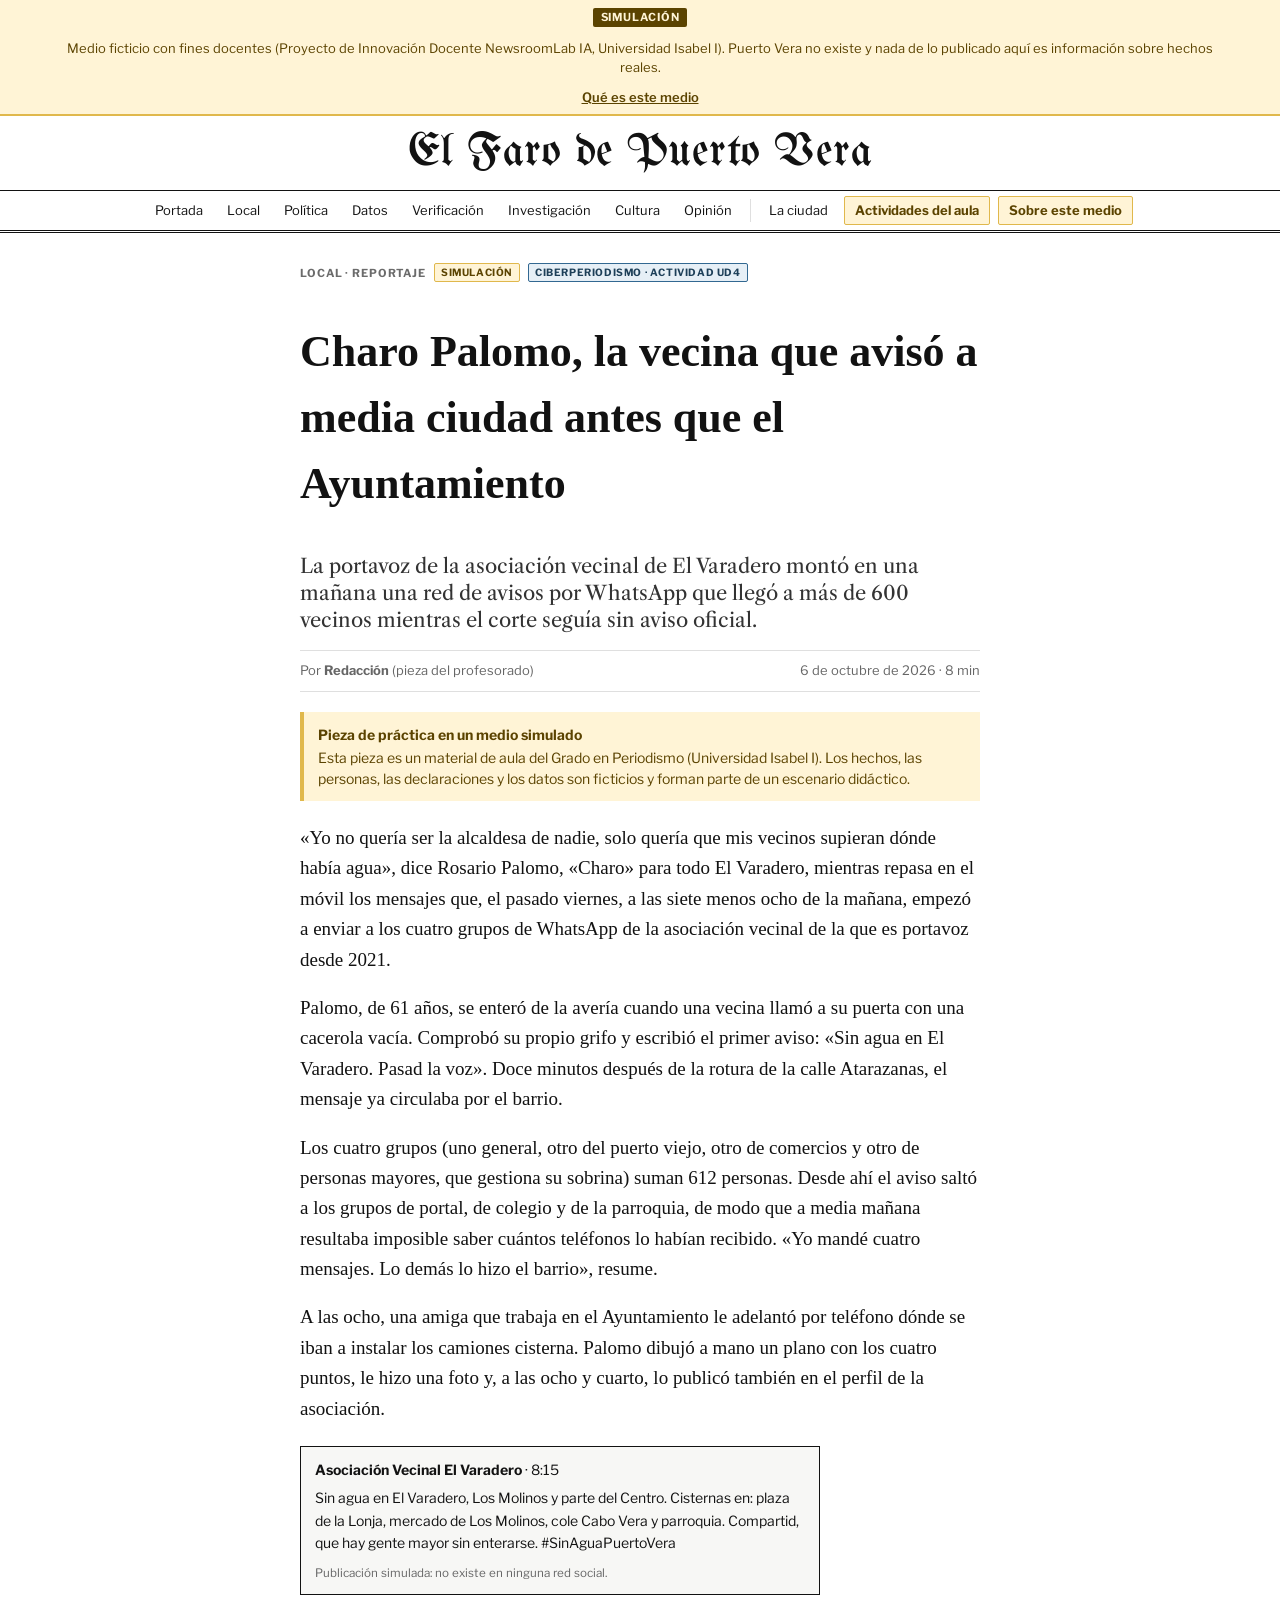
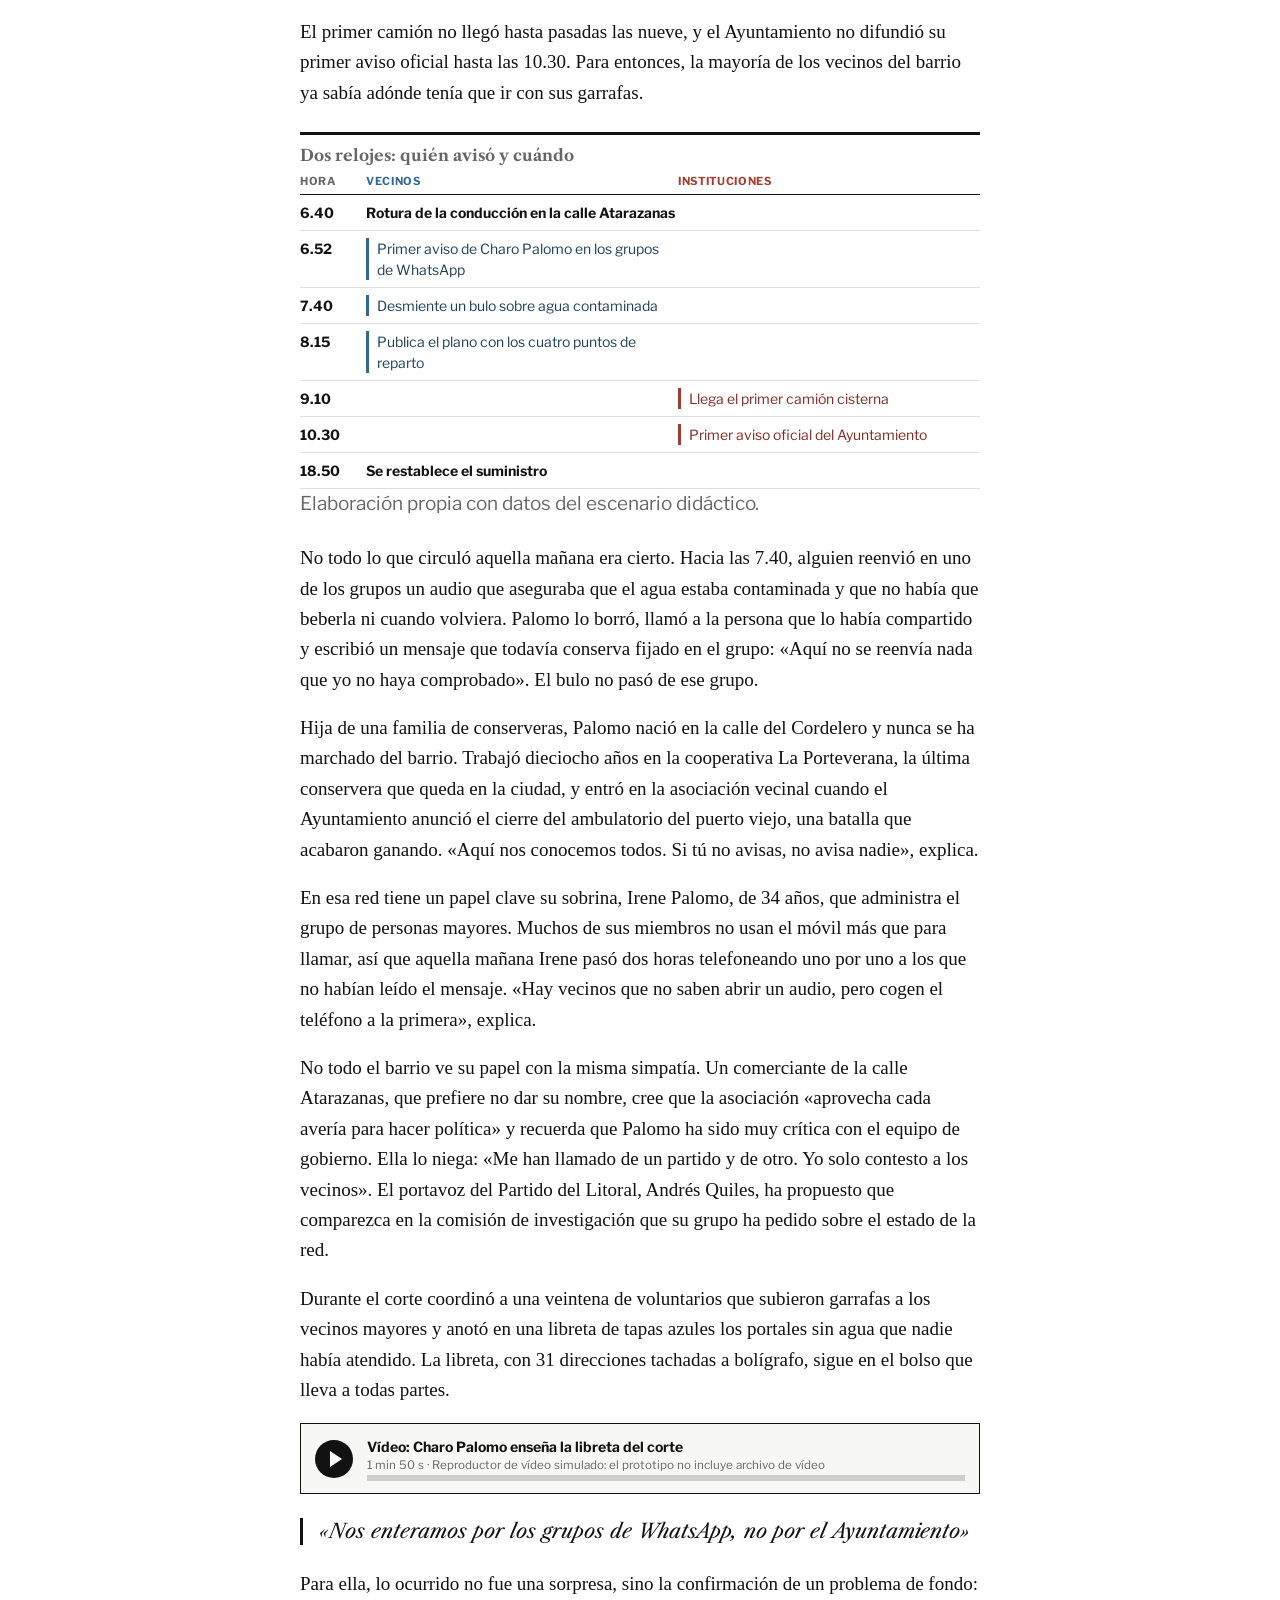
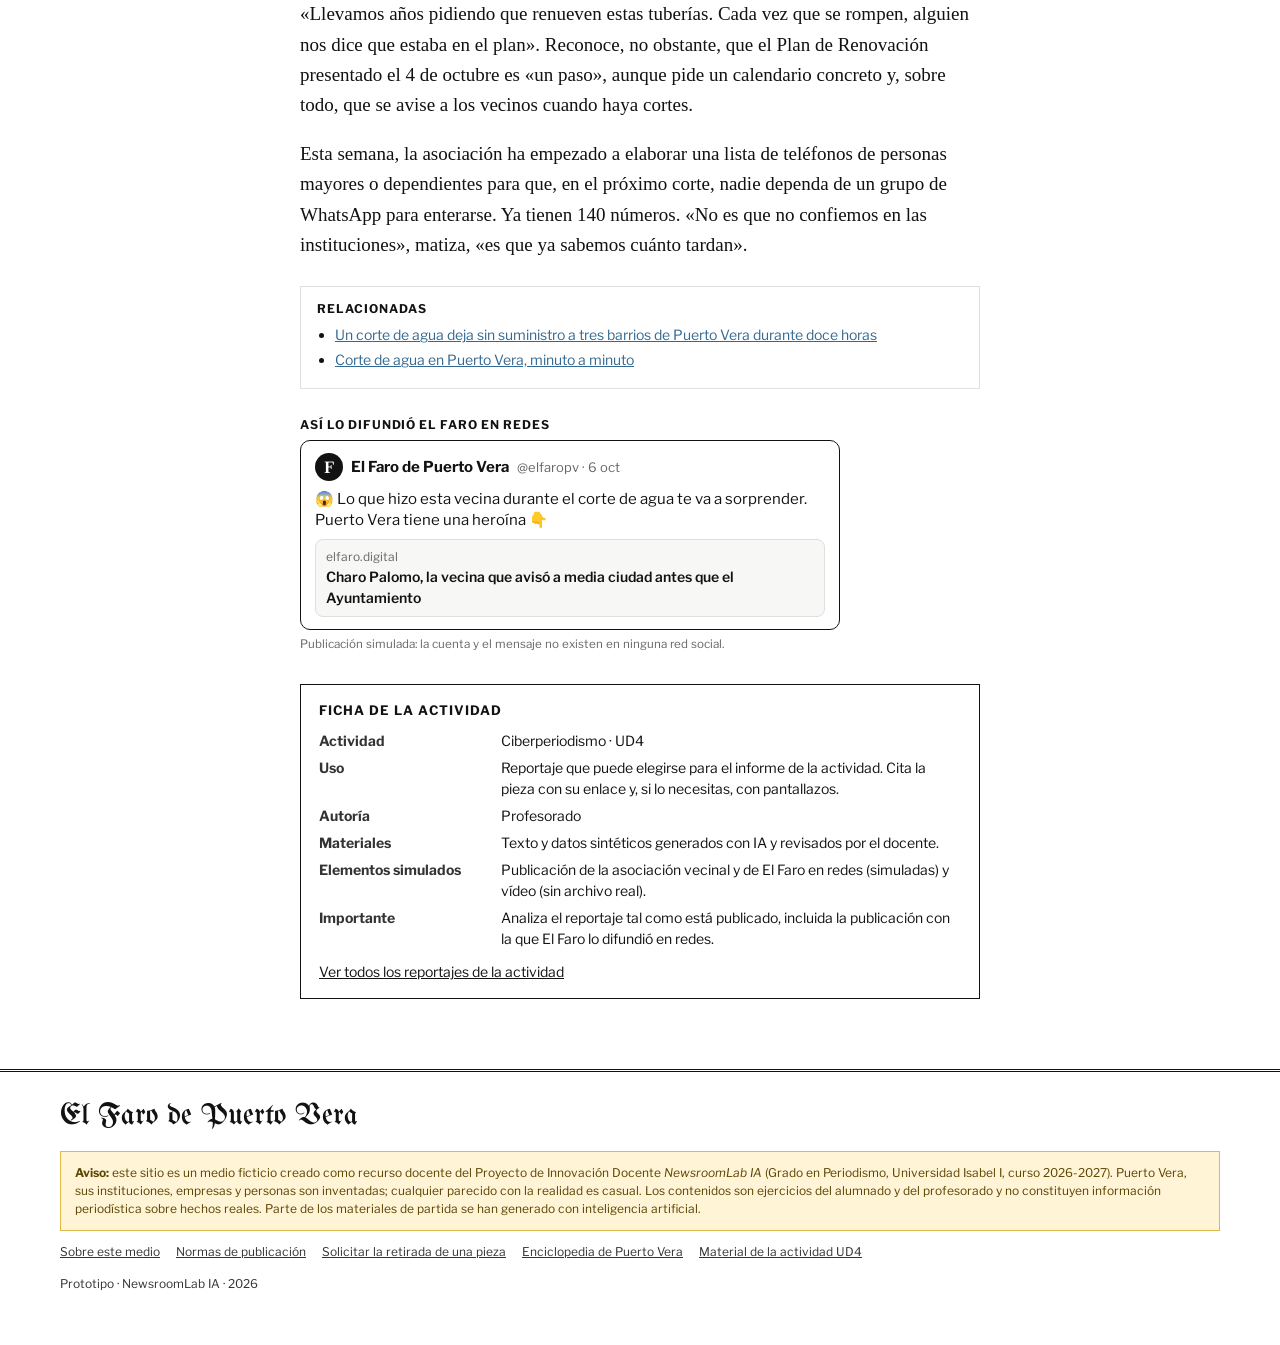
<file: 2026-10-reportaje-charo-palomo-whatsapp.html>
<!doctype html>
<html lang="es">
<head>
<meta charset="utf-8">
<meta name="viewport" content="width=device-width, initial-scale=1">
<meta name="robots" content="noindex, nofollow">
<title>[Simulación] Charo Palomo, la vecina que avisó a media ciudad antes que el Ayuntamiento · El Faro de Puerto Vera</title>
<meta name="description" content="Reportaje de perfil sobre la portavoz vecinal de El Varadero. Pieza de práctica de un medio ficticio (NewsroomLab IA, Universidad Isabel I). No describe hechos reales.">
<link rel="preconnect" href="https://fonts.googleapis.com">
<link rel="preconnect" href="https://fonts.gstatic.com" crossorigin>
<link href="https://fonts.googleapis.com/css2?family=Libre+Caslon+Text:ital,wght@0,400;0,700;1,400&family=Libre+Franklin:wght@400;600;700&family=UnifrakturMaguntia&display=swap" rel="stylesheet">
<link rel="stylesheet" href="assets/css/style.css">
<link rel="stylesheet" href="assets/css/actividad.css">
</head>
<body>

<div class="sim-bar" role="note">
  <div class="wrap">
    <strong>SIMULACIÓN</strong>
    <span>Medio ficticio con fines docentes (Proyecto de Innovación Docente NewsroomLab IA, Universidad Isabel I). Puerto Vera no existe y nada de lo publicado aquí es información sobre hechos reales.</span>
    <a href="sobre.html">Qué es este medio</a>
  </div>
</div>

<header class="wrap">
  <div class="masthead" style="padding-top:14px">
    <a href="index.html"><h1 style="font-size:clamp(30px,5vw,46px)">El Faro de Puerto Vera</h1></a>
  </div>
</header>

<nav class="mainnav" aria-label="Secciones" style="margin-top:10px;border-top:1px solid #121212">
  <div class="wrap">
    <ul>
      <li><a href="index.html">Portada</a></li>
      <li><a href="index.html#local">Local</a></li>
      <li><a href="index.html#local">Política</a></li>
      <li><a href="index.html#datos">Datos</a></li>
      <li><a href="index.html#verificacion">Verificación</a></li>
      <li><a href="index.html#investigacion">Investigación</a></li>
      <li><a href="index.html#cultura">Cultura</a></li>
      <li><a href="index.html#opinion">Opinión</a></li>
      <li class="sep" aria-hidden="true"></li>
      <li><a href="puerto-vera.html">La ciudad</a></li>
      <li><a href="index.html#aula" class="about">Actividades del aula</a></li>
      <li><a href="sobre.html" class="about">Sobre este medio</a></li>
    </ul>
  </div>
</nav>

<main class="wrap">
  <article class="article">
    <p class="kicker">Local · Reportaje <span class="badge-sim">Simulación</span> <span class="badge-act">Ciberperiodismo · Actividad UD4</span></p>
    <h1 class="hl hl-xl">Charo Palomo, la vecina que avisó a media ciudad antes que el Ayuntamiento</h1>
    <p class="dek">La portavoz de la asociación vecinal de El Varadero montó en una mañana una red de avisos por WhatsApp que llegó a más de 600 vecinos mientras el corte seguía sin aviso oficial.</p>

    <div class="meta">
      <span>Por <strong>Redacción</strong> (pieza del profesorado)</span>
      <span>6 de octubre de 2026 · 8 min</span>
    </div>

    <div class="inline-sim">
      <strong>Pieza de práctica en un medio simulado</strong>
      Esta pieza es un material de aula del Grado en Periodismo (Universidad Isabel I). Los hechos, las personas, las declaraciones y los datos son ficticios y forman parte de un escenario didáctico.
    </div>

    <div class="body">
      <p>«Yo no quería ser la alcaldesa de nadie, solo quería que mis vecinos supieran dónde había agua», dice Rosario Palomo, «Charo» para todo El Varadero, mientras repasa en el móvil los mensajes que, el pasado viernes, a las siete menos ocho de la mañana, empezó a enviar a los cuatro grupos de WhatsApp de la asociación vecinal de la que es portavoz desde 2021.</p>
      <p>Palomo, de 61 años, se enteró de la avería cuando una vecina llamó a su puerta con una cacerola vacía. Comprobó su propio grifo y escribió el primer aviso: «Sin agua en El Varadero. Pasad la voz». Doce minutos después de la rotura de la calle Atarazanas, el mensaje ya circulaba por el barrio.</p>
      <p>Los cuatro grupos (uno general, otro del puerto viejo, otro de comercios y otro de personas mayores, que gestiona su sobrina) suman 612 personas. Desde ahí el aviso saltó a los grupos de portal, de colegio y de la parroquia, de modo que a media mañana resultaba imposible saber cuántos teléfonos lo habían recibido. «Yo mandé cuatro mensajes. Lo demás lo hizo el barrio», resume.</p>
      <p>A las ocho, una amiga que trabaja en el Ayuntamiento le adelantó por teléfono dónde se iban a instalar los camiones cisterna. Palomo dibujó a mano un plano con los cuatro puntos, le hizo una foto y, a las ocho y cuarto, lo publicó también en el perfil de la asociación.</p>
      <div class="social-sim" role="group" aria-label="Publicación simulada en redes">
        <p class="who"><strong>Asociación Vecinal El Varadero</strong> · 8:15</p>
        <p>Sin agua en El Varadero, Los Molinos y parte del Centro. Cisternas en: plaza de la Lonja, mercado de Los Molinos, cole Cabo Vera y parroquia. Compartid, que hay gente mayor sin enterarse. #SinAguaPuertoVera</p>
        <small>Publicación simulada: no existe en ninguna red social.</small>
      </div>
      <p>El primer camión no llegó hasta pasadas las nueve, y el Ayuntamiento no difundió su primer aviso oficial hasta las 10.30. Para entonces, la mayoría de los vecinos del barrio ya sabía adónde tenía que ir con sus garrafas.</p>

      <figure class="dual-clock">
        <figcaption class="dc-title">Dos relojes: quién avisó y cuándo</figcaption>
        <div class="dc-head" aria-hidden="true"><span>Hora</span><span>Vecinos</span><span>Instituciones</span></div>
        <ol>
          <li class="both"><time>6.40</time><span class="dc-ev">Rotura de la conducción en la calle Atarazanas</span></li>
          <li class="v"><time>6.52</time><span class="dc-ev">Primer aviso de Charo Palomo en los grupos de WhatsApp</span></li>
          <li class="v"><time>7.40</time><span class="dc-ev">Desmiente un bulo sobre agua contaminada</span></li>
          <li class="v"><time>8.15</time><span class="dc-ev">Publica el plano con los cuatro puntos de reparto</span></li>
          <li class="i"><time>9.10</time><span class="dc-ev">Llega el primer camión cisterna</span></li>
          <li class="i"><time>10.30</time><span class="dc-ev">Primer aviso oficial del Ayuntamiento</span></li>
          <li class="both"><time>18.50</time><span class="dc-ev">Se restablece el suministro</span></li>
        </ol>
        <p class="caption">Elaboración propia con datos del escenario didáctico.</p>
      </figure>

      <p>No todo lo que circuló aquella mañana era cierto. Hacia las 7.40, alguien reenvió en uno de los grupos un audio que aseguraba que el agua estaba contaminada y que no había que beberla ni cuando volviera. Palomo lo borró, llamó a la persona que lo había compartido y escribió un mensaje que todavía conserva fijado en el grupo: «Aquí no se reenvía nada que yo no haya comprobado». El bulo no pasó de ese grupo.</p>
      <p>Hija de una familia de conserveras, Palomo nació en la calle del Cordelero y nunca se ha marchado del barrio. Trabajó dieciocho años en la cooperativa La Porteverana, la última conservera que queda en la ciudad, y entró en la asociación vecinal cuando el Ayuntamiento anunció el cierre del ambulatorio del puerto viejo, una batalla que acabaron ganando. «Aquí nos conocemos todos. Si tú no avisas, no avisa nadie», explica.</p>
      <p>En esa red tiene un papel clave su sobrina, Irene Palomo, de 34 años, que administra el grupo de personas mayores. Muchos de sus miembros no usan el móvil más que para llamar, así que aquella mañana Irene pasó dos horas telefoneando uno por uno a los que no habían leído el mensaje. «Hay vecinos que no saben abrir un audio, pero cogen el teléfono a la primera», explica.</p>
      <p>No todo el barrio ve su papel con la misma simpatía. Un comerciante de la calle Atarazanas, que prefiere no dar su nombre, cree que la asociación «aprovecha cada avería para hacer política» y recuerda que Palomo ha sido muy crítica con el equipo de gobierno. Ella lo niega: «Me han llamado de un partido y de otro. Yo solo contesto a los vecinos». El portavoz del Partido del Litoral, Andrés Quiles, ha propuesto que comparezca en la comisión de investigación que su grupo ha pedido sobre el estado de la red.</p>
      <p>Durante el corte coordinó a una veintena de voluntarios que subieron garrafas a los vecinos mayores y anotó en una libreta de tapas azules los portales sin agua que nadie había atendido. La libreta, con 31 direcciones tachadas a bolígrafo, sigue en el bolso que lleva a todas partes.</p>

      <div class="audio-mock" role="group" aria-label="Reproductor simulado">
      <span class="play" aria-hidden="true"></span>
      <div style="flex:1">
        <strong>Vídeo: Charo Palomo enseña la libreta del corte</strong>
        <small>1 min 50 s · Reproductor de vídeo simulado: el prototipo no incluye archivo de vídeo</small>
        <div class="bar" aria-hidden="true"></div>
      </div>
    </div>

      <blockquote class="pullquote">«Nos enteramos por los grupos de WhatsApp, no por el Ayuntamiento»</blockquote>
      <p>Para ella, lo ocurrido no fue una sorpresa, sino la confirmación de un problema de fondo: «Llevamos años pidiendo que renueven estas tuberías. Cada vez que se rompen, alguien nos dice que estaba en el plan». Reconoce, no obstante, que el Plan de Renovación presentado el 4 de octubre es «un paso», aunque pide un calendario concreto y, sobre todo, que se avise a los vecinos cuando haya cortes.</p>
      <p>Esta semana, la asociación ha empezado a elaborar una lista de teléfonos de personas mayores o dependientes para que, en el próximo corte, nadie dependa de un grupo de WhatsApp para enterarse. Ya tienen 140 números. «No es que no confiemos en las instituciones», matiza, «es que ya sabemos cuánto tardan».</p>
    </div>

    <aside class="sidebox" aria-label="Relacionadas">
      <h2>Relacionadas</h2>
      <ul>
        <li><a href="noticia.html">Un corte de agua deja sin suministro a tres barrios de Puerto Vera durante doce horas</a></li>
        <li><a href="2026-10-corte-agua-cronologia.html">Corte de agua en Puerto Vera, minuto a minuto</a></li>
      </ul>
    </aside>

    <section class="promo-sim" aria-label="Publicación de El Faro en redes sociales (simulada)">
      <h2>Así lo difundió El Faro en redes</h2>
      <div class="post">
        <p class="who"><span class="avatar" aria-hidden="true">F</span><strong>El Faro de Puerto Vera</strong> <span>@elfaropv · 6 oct</span></p>
        <p>😱 Lo que hizo esta vecina durante el corte de agua te va a sorprender. Puerto Vera tiene una heroína 👇</p>
        <div class="linkcard"><span>elfaro.digital</span>Charo Palomo, la vecina que avisó a media ciudad antes que el Ayuntamiento</div>
      </div>
      <small>Publicación simulada: la cuenta y el mensaje no existen en ninguna red social.</small>
    </section>

    <section class="brief-card" aria-label="Ficha de la actividad">
      <h2>Ficha de la actividad</h2>
      <dl>
        <dt>Actividad</dt><dd>Ciberperiodismo · UD4</dd>
        <dt>Uso</dt><dd>Reportaje que puede elegirse para el informe de la actividad. Cita la pieza con su enlace y, si lo necesitas, con pantallazos.</dd>
        <dt>Autoría</dt><dd>Profesorado</dd>
        <dt>Materiales</dt><dd>Texto y datos sintéticos generados con IA y revisados por el docente.</dd>
        <dt>Elementos simulados</dt><dd>Publicación de la asociación vecinal y de El Faro en redes (simuladas) y vídeo (sin archivo real).</dd>
        <dt>Importante</dt><dd>Analiza el reportaje tal como está publicado, incluida la publicación con la que El Faro lo difundió en redes.</dd>
      </dl>
      <p style="margin:12px 0 0"><a class="inl" href="ciberperiodismo-ud4.html" style="text-decoration:underline">Ver todos los reportajes de la actividad</a></p>
    </section>

  </article>
</main>

<footer class="site-footer">
  <div class="wrap">
    <p class="footer-name">El Faro de Puerto Vera</p>
    <div class="legal">
      <strong>Aviso:</strong> este sitio es un medio ficticio creado como recurso docente del Proyecto de Innovación Docente <em>NewsroomLab IA</em> (Grado en Periodismo, Universidad Isabel I, curso 2026-2027). Puerto Vera, sus instituciones, empresas y personas son inventadas; cualquier parecido con la realidad es casual. Los contenidos son ejercicios del alumnado y del profesorado y no constituyen información periodística sobre hechos reales. Parte de los materiales de partida se han generado con inteligencia artificial.
    </div>
    <nav aria-label="Pie">
      <a href="sobre.html">Sobre este medio</a>
      <a href="sobre.html#normas">Normas de publicación</a>
      <a href="sobre.html#retirada">Solicitar la retirada de una pieza</a>
      <a href="puerto-vera.html">Enciclopedia de Puerto Vera</a>
      <a href="ciberperiodismo-ud4.html">Material de la actividad UD4</a>
    </nav>
    <p style="margin-top:14px">Prototipo · NewsroomLab IA · 2026</p>
  </div>
</footer>
</body>
</html>
</file>
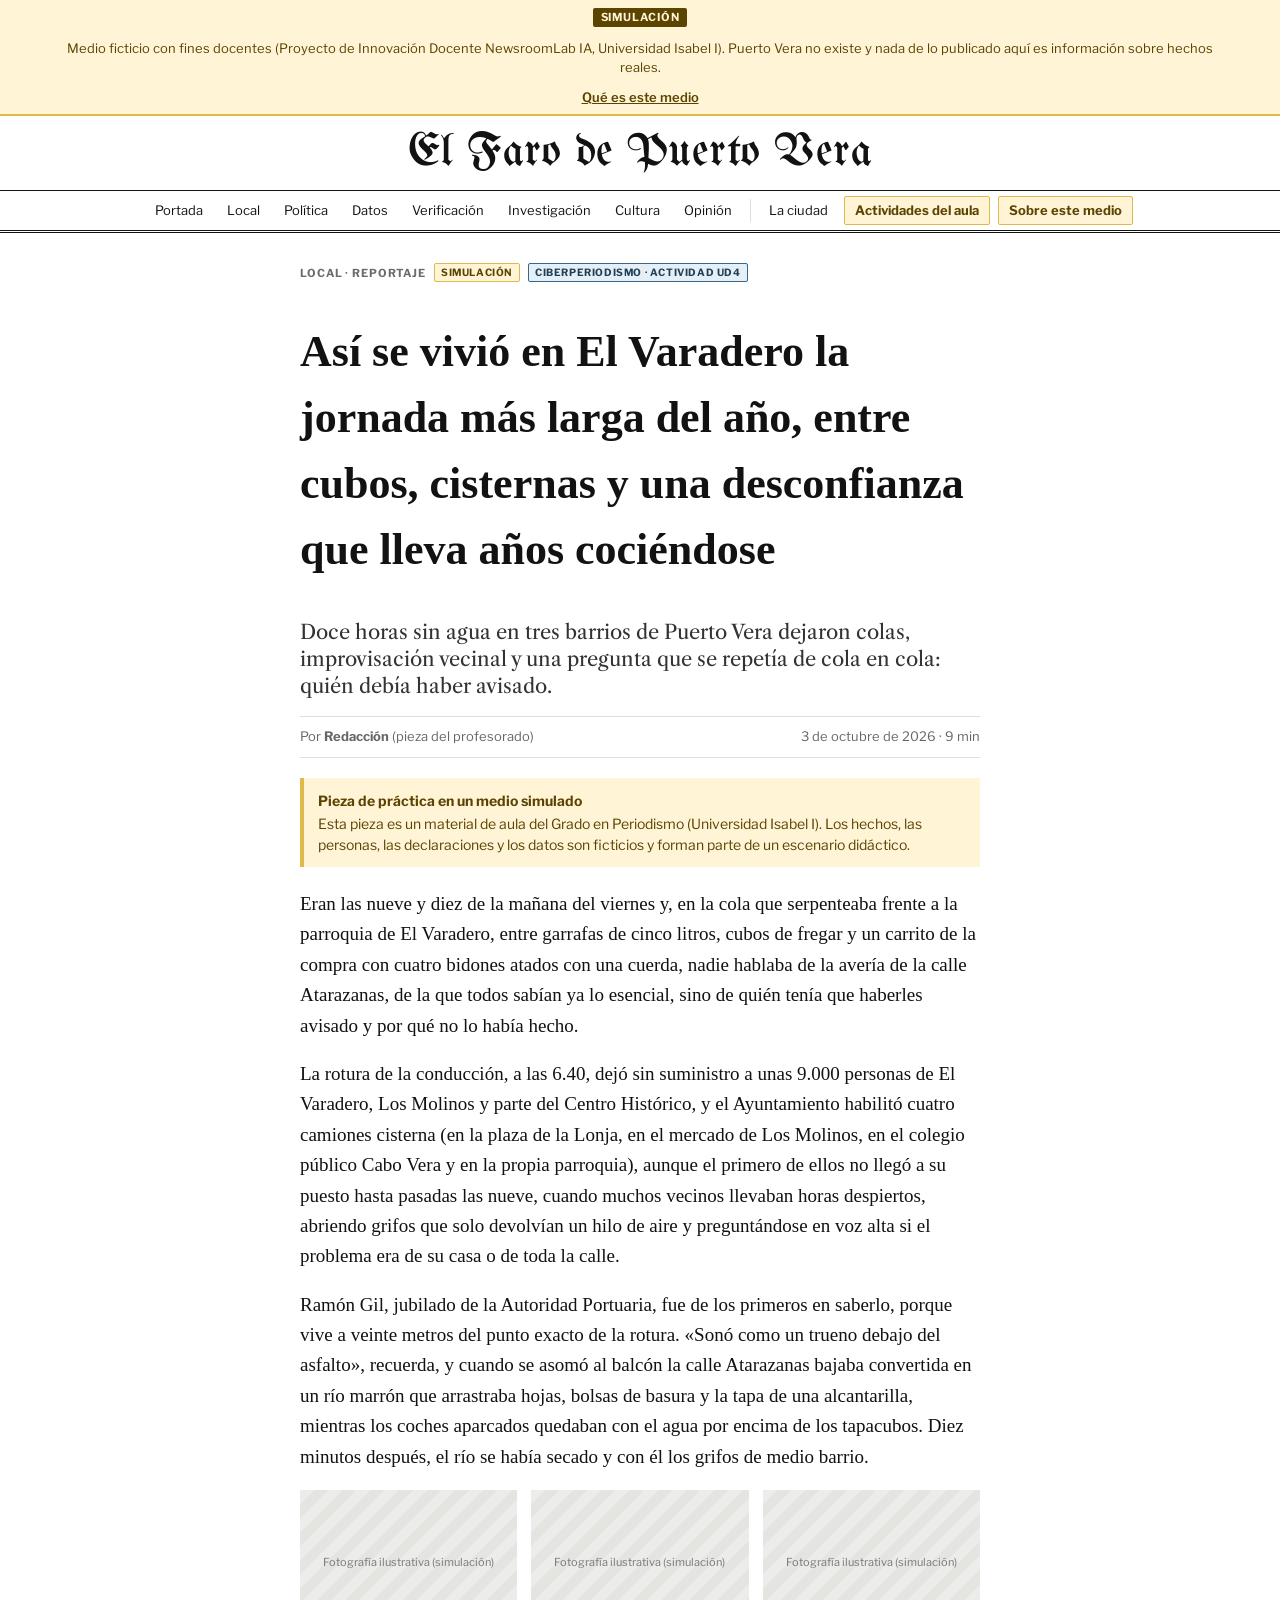
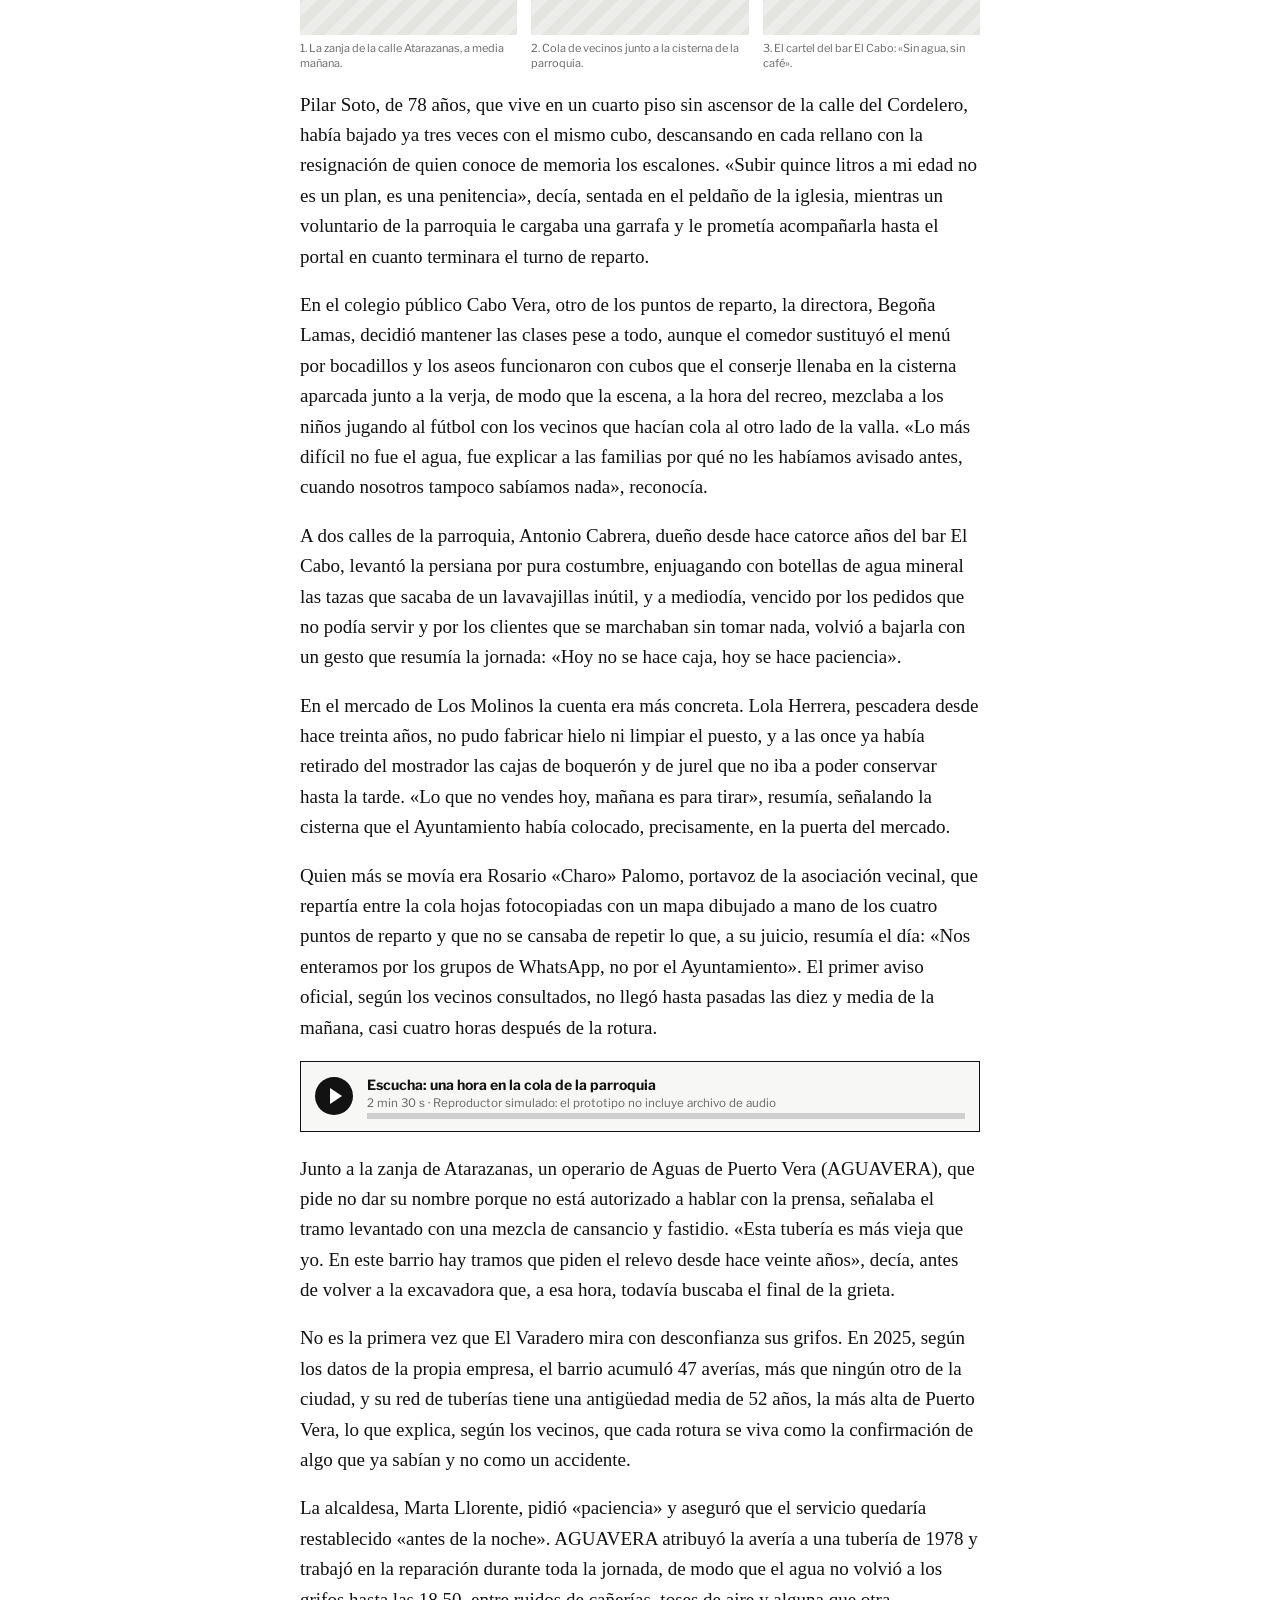
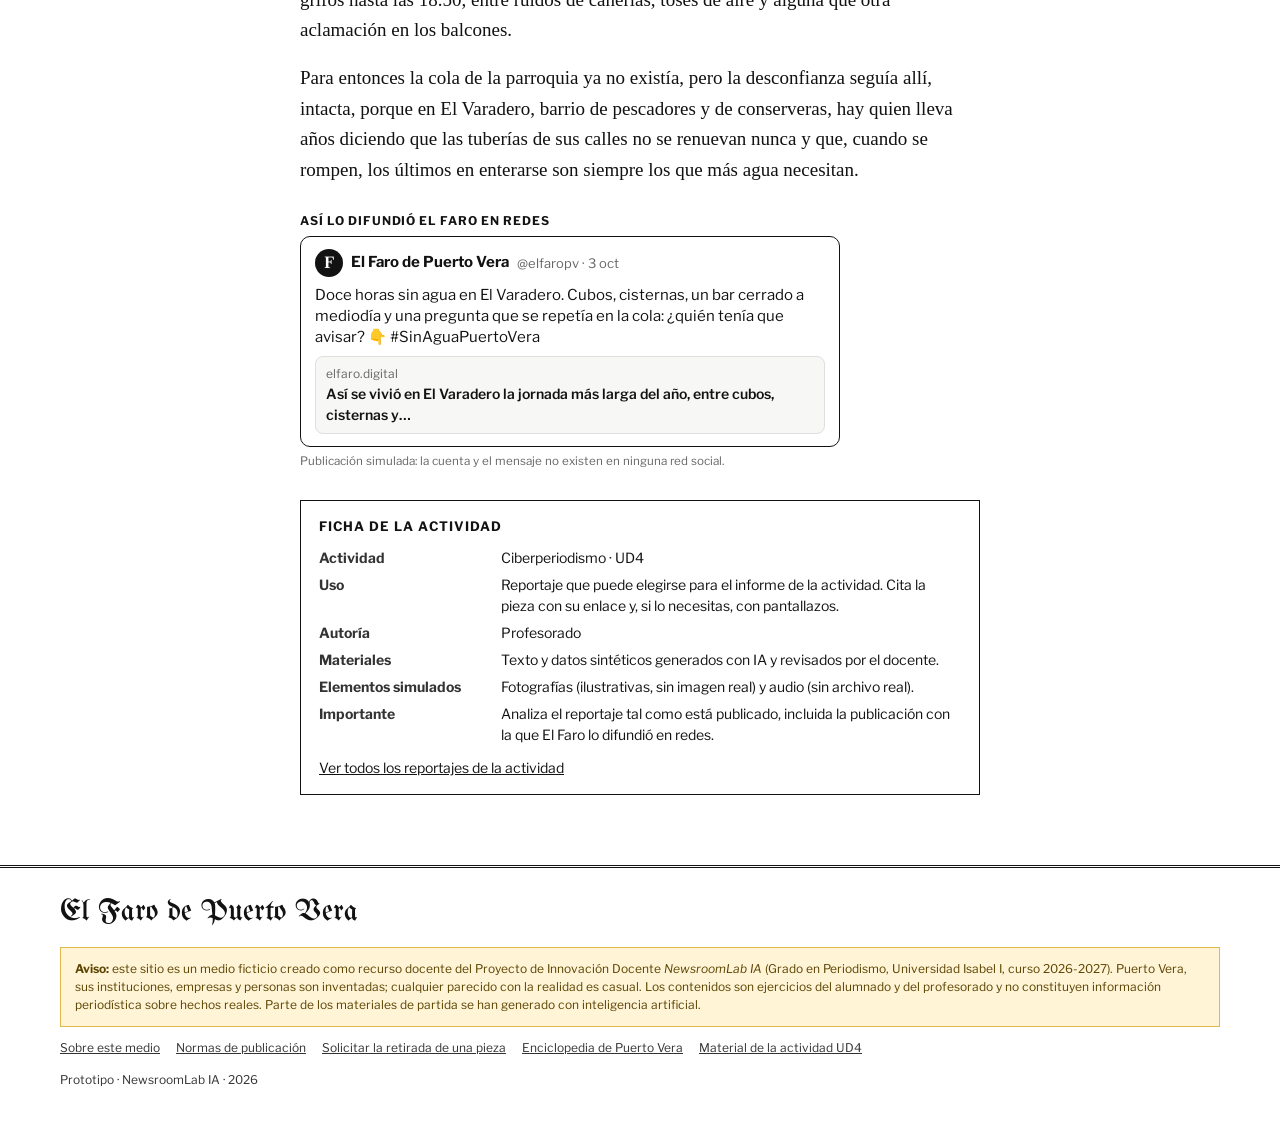
<file: 2026-10-reportaje-varadero-dia-sin-agua.html>
<!doctype html>
<html lang="es">
<head>
<meta charset="utf-8">
<meta name="viewport" content="width=device-width, initial-scale=1">
<meta name="robots" content="noindex, nofollow">
<title>[Simulación] Así se vivió en El Varadero la jornada más larga del año · El Faro de Puerto Vera</title>
<meta name="description" content="Reportaje de ambiente sobre el corte de agua en El Varadero. Pieza de práctica de un medio ficticio (NewsroomLab IA, Universidad Isabel I). No describe hechos reales.">
<link rel="preconnect" href="https://fonts.googleapis.com">
<link rel="preconnect" href="https://fonts.gstatic.com" crossorigin>
<link href="https://fonts.googleapis.com/css2?family=Libre+Caslon+Text:ital,wght@0,400;0,700;1,400&family=Libre+Franklin:wght@400;600;700&family=UnifrakturMaguntia&display=swap" rel="stylesheet">
<link rel="stylesheet" href="assets/css/style.css">
<link rel="stylesheet" href="assets/css/actividad.css">
</head>
<body>

<div class="sim-bar" role="note">
  <div class="wrap">
    <strong>SIMULACIÓN</strong>
    <span>Medio ficticio con fines docentes (Proyecto de Innovación Docente NewsroomLab IA, Universidad Isabel I). Puerto Vera no existe y nada de lo publicado aquí es información sobre hechos reales.</span>
    <a href="sobre.html">Qué es este medio</a>
  </div>
</div>

<header class="wrap">
  <div class="masthead" style="padding-top:14px">
    <a href="index.html"><h1 style="font-size:clamp(30px,5vw,46px)">El Faro de Puerto Vera</h1></a>
  </div>
</header>

<nav class="mainnav" aria-label="Secciones" style="margin-top:10px;border-top:1px solid #121212">
  <div class="wrap">
    <ul>
      <li><a href="index.html">Portada</a></li>
      <li><a href="index.html#local">Local</a></li>
      <li><a href="index.html#local">Política</a></li>
      <li><a href="index.html#datos">Datos</a></li>
      <li><a href="index.html#verificacion">Verificación</a></li>
      <li><a href="index.html#investigacion">Investigación</a></li>
      <li><a href="index.html#cultura">Cultura</a></li>
      <li><a href="index.html#opinion">Opinión</a></li>
      <li class="sep" aria-hidden="true"></li>
      <li><a href="puerto-vera.html">La ciudad</a></li>
      <li><a href="index.html#aula" class="about">Actividades del aula</a></li>
      <li><a href="sobre.html" class="about">Sobre este medio</a></li>
    </ul>
  </div>
</nav>

<main class="wrap">
  <article class="article">
    <p class="kicker">Local · Reportaje <span class="badge-sim">Simulación</span> <span class="badge-act">Ciberperiodismo · Actividad UD4</span></p>
    <h1 class="hl hl-xl">Así se vivió en El Varadero la jornada más larga del año, entre cubos, cisternas y una desconfianza que lleva años cociéndose</h1>
    <p class="dek">Doce horas sin agua en tres barrios de Puerto Vera dejaron colas, improvisación vecinal y una pregunta que se repetía de cola en cola: quién debía haber avisado.</p>

    <div class="meta">
      <span>Por <strong>Redacción</strong> (pieza del profesorado)</span>
      <span>3 de octubre de 2026 · 9 min</span>
    </div>

    <div class="inline-sim">
      <strong>Pieza de práctica en un medio simulado</strong>
      Esta pieza es un material de aula del Grado en Periodismo (Universidad Isabel I). Los hechos, las personas, las declaraciones y los datos son ficticios y forman parte de un escenario didáctico.
    </div>

    <div class="body">
      <p>Eran las nueve y diez de la mañana del viernes y, en la cola que serpenteaba frente a la parroquia de El Varadero, entre garrafas de cinco litros, cubos de fregar y un carrito de la compra con cuatro bidones atados con una cuerda, nadie hablaba de la avería de la calle Atarazanas, de la que todos sabían ya lo esencial, sino de quién tenía que haberles avisado y por qué no lo había hecho.</p>
      <p>La rotura de la conducción, a las 6.40, dejó sin suministro a unas 9.000 personas de El Varadero, Los Molinos y parte del Centro Histórico, y el Ayuntamiento habilitó cuatro camiones cisterna (en la plaza de la Lonja, en el mercado de Los Molinos, en el colegio público Cabo Vera y en la propia parroquia), aunque el primero de ellos no llegó a su puesto hasta pasadas las nueve, cuando muchos vecinos llevaban horas despiertos, abriendo grifos que solo devolvían un hilo de aire y preguntándose en voz alta si el problema era de su casa o de toda la calle.</p>
      <p>Ramón Gil, jubilado de la Autoridad Portuaria, fue de los primeros en saberlo, porque vive a veinte metros del punto exacto de la rotura. «Sonó como un trueno debajo del asfalto», recuerda, y cuando se asomó al balcón la calle Atarazanas bajaba convertida en un río marrón que arrastraba hojas, bolsas de basura y la tapa de una alcantarilla, mientras los coches aparcados quedaban con el agua por encima de los tapacubos. Diez minutos después, el río se había secado y con él los grifos de medio barrio.</p>

      <div class="gallery">
        <figure><div class="ph" role="img" aria-label="Imagen ilustrativa simulada de una zanja abierta en una calle estrecha">Fotografía ilustrativa (simulación)</div><figcaption>1. La zanja de la calle Atarazanas, a media mañana.</figcaption></figure>
        <figure><div class="ph" role="img" aria-label="Imagen ilustrativa simulada de una cola de vecinos con garrafas">Fotografía ilustrativa (simulación)</div><figcaption>2. Cola de vecinos junto a la cisterna de la parroquia.</figcaption></figure>
        <figure><div class="ph" role="img" aria-label="Imagen ilustrativa simulada de un cartel escrito a mano en la persiana de un bar">Fotografía ilustrativa (simulación)</div><figcaption>3. El cartel del bar El Cabo: «Sin agua, sin café».</figcaption></figure>
      </div>

      <p>Pilar Soto, de 78 años, que vive en un cuarto piso sin ascensor de la calle del Cordelero, había bajado ya tres veces con el mismo cubo, descansando en cada rellano con la resignación de quien conoce de memoria los escalones. «Subir quince litros a mi edad no es un plan, es una penitencia», decía, sentada en el peldaño de la iglesia, mientras un voluntario de la parroquia le cargaba una garrafa y le prometía acompañarla hasta el portal en cuanto terminara el turno de reparto.</p>
      <p>En el colegio público Cabo Vera, otro de los puntos de reparto, la directora, Begoña Lamas, decidió mantener las clases pese a todo, aunque el comedor sustituyó el menú por bocadillos y los aseos funcionaron con cubos que el conserje llenaba en la cisterna aparcada junto a la verja, de modo que la escena, a la hora del recreo, mezclaba a los niños jugando al fútbol con los vecinos que hacían cola al otro lado de la valla. «Lo más difícil no fue el agua, fue explicar a las familias por qué no les habíamos avisado antes, cuando nosotros tampoco sabíamos nada», reconocía.</p>
      <p>A dos calles de la parroquia, Antonio Cabrera, dueño desde hace catorce años del bar El Cabo, levantó la persiana por pura costumbre, enjuagando con botellas de agua mineral las tazas que sacaba de un lavavajillas inútil, y a mediodía, vencido por los pedidos que no podía servir y por los clientes que se marchaban sin tomar nada, volvió a bajarla con un gesto que resumía la jornada: «Hoy no se hace caja, hoy se hace paciencia».</p>
      <p>En el mercado de Los Molinos la cuenta era más concreta. Lola Herrera, pescadera desde hace treinta años, no pudo fabricar hielo ni limpiar el puesto, y a las once ya había retirado del mostrador las cajas de boquerón y de jurel que no iba a poder conservar hasta la tarde. «Lo que no vendes hoy, mañana es para tirar», resumía, señalando la cisterna que el Ayuntamiento había colocado, precisamente, en la puerta del mercado.</p>
      <p>Quien más se movía era Rosario «Charo» Palomo, portavoz de la asociación vecinal, que repartía entre la cola hojas fotocopiadas con un mapa dibujado a mano de los cuatro puntos de reparto y que no se cansaba de repetir lo que, a su juicio, resumía el día: «Nos enteramos por los grupos de WhatsApp, no por el Ayuntamiento». El primer aviso oficial, según los vecinos consultados, no llegó hasta pasadas las diez y media de la mañana, casi cuatro horas después de la rotura.</p>

      <div class="audio-mock" role="group" aria-label="Reproductor simulado">
      <span class="play" aria-hidden="true"></span>
      <div style="flex:1">
        <strong>Escucha: una hora en la cola de la parroquia</strong>
        <small>2 min 30 s · Reproductor simulado: el prototipo no incluye archivo de audio</small>
        <div class="bar" aria-hidden="true"></div>
      </div>
    </div>

      <p>Junto a la zanja de Atarazanas, un operario de Aguas de Puerto Vera (AGUAVERA), que pide no dar su nombre porque no está autorizado a hablar con la prensa, señalaba el tramo levantado con una mezcla de cansancio y fastidio. «Esta tubería es más vieja que yo. En este barrio hay tramos que piden el relevo desde hace veinte años», decía, antes de volver a la excavadora que, a esa hora, todavía buscaba el final de la grieta.</p>
      <p>No es la primera vez que El Varadero mira con desconfianza sus grifos. En 2025, según los datos de la propia empresa, el barrio acumuló 47 averías, más que ningún otro de la ciudad, y su red de tuberías tiene una antigüedad media de 52 años, la más alta de Puerto Vera, lo que explica, según los vecinos, que cada rotura se viva como la confirmación de algo que ya sabían y no como un accidente.</p>
      <p>La alcaldesa, Marta Llorente, pidió «paciencia» y aseguró que el servicio quedaría restablecido «antes de la noche». AGUAVERA atribuyó la avería a una tubería de 1978 y trabajó en la reparación durante toda la jornada, de modo que el agua no volvió a los grifos hasta las 18.50, entre ruidos de cañerías, toses de aire y alguna que otra aclamación en los balcones.</p>
      <p>Para entonces la cola de la parroquia ya no existía, pero la desconfianza seguía allí, intacta, porque en El Varadero, barrio de pescadores y de conserveras, hay quien lleva años diciendo que las tuberías de sus calles no se renuevan nunca y que, cuando se rompen, los últimos en enterarse son siempre los que más agua necesitan.</p>
    </div>

    <section class="promo-sim" aria-label="Publicación de El Faro en redes sociales (simulada)">
      <h2>Así lo difundió El Faro en redes</h2>
      <div class="post">
        <p class="who"><span class="avatar" aria-hidden="true">F</span><strong>El Faro de Puerto Vera</strong> <span>@elfaropv · 3 oct</span></p>
        <p>Doce horas sin agua en El Varadero. Cubos, cisternas, un bar cerrado a mediodía y una pregunta que se repetía en la cola: ¿quién tenía que avisar? 👇 #SinAguaPuertoVera</p>
        <div class="linkcard"><span>elfaro.digital</span>Así se vivió en El Varadero la jornada más larga del año, entre cubos, cisternas y…</div>
      </div>
      <small>Publicación simulada: la cuenta y el mensaje no existen en ninguna red social.</small>
    </section>

    <section class="brief-card" aria-label="Ficha de la actividad">
      <h2>Ficha de la actividad</h2>
      <dl>
        <dt>Actividad</dt><dd>Ciberperiodismo · UD4</dd>
        <dt>Uso</dt><dd>Reportaje que puede elegirse para el informe de la actividad. Cita la pieza con su enlace y, si lo necesitas, con pantallazos.</dd>
        <dt>Autoría</dt><dd>Profesorado</dd>
        <dt>Materiales</dt><dd>Texto y datos sintéticos generados con IA y revisados por el docente.</dd>
        <dt>Elementos simulados</dt><dd>Fotografías (ilustrativas, sin imagen real) y audio (sin archivo real).</dd>
        <dt>Importante</dt><dd>Analiza el reportaje tal como está publicado, incluida la publicación con la que El Faro lo difundió en redes.</dd>
      </dl>
      <p style="margin:12px 0 0"><a class="inl" href="ciberperiodismo-ud4.html" style="text-decoration:underline">Ver todos los reportajes de la actividad</a></p>
    </section>

  </article>
</main>

<footer class="site-footer">
  <div class="wrap">
    <p class="footer-name">El Faro de Puerto Vera</p>
    <div class="legal">
      <strong>Aviso:</strong> este sitio es un medio ficticio creado como recurso docente del Proyecto de Innovación Docente <em>NewsroomLab IA</em> (Grado en Periodismo, Universidad Isabel I, curso 2026-2027). Puerto Vera, sus instituciones, empresas y personas son inventadas; cualquier parecido con la realidad es casual. Los contenidos son ejercicios del alumnado y del profesorado y no constituyen información periodística sobre hechos reales. Parte de los materiales de partida se han generado con inteligencia artificial.
    </div>
    <nav aria-label="Pie">
      <a href="sobre.html">Sobre este medio</a>
      <a href="sobre.html#normas">Normas de publicación</a>
      <a href="sobre.html#retirada">Solicitar la retirada de una pieza</a>
      <a href="puerto-vera.html">Enciclopedia de Puerto Vera</a>
      <a href="ciberperiodismo-ud4.html">Material de la actividad UD4</a>
    </nav>
    <p style="margin-top:14px">Prototipo · NewsroomLab IA · 2026</p>
  </div>
</footer>
</body>
</html>
</file>
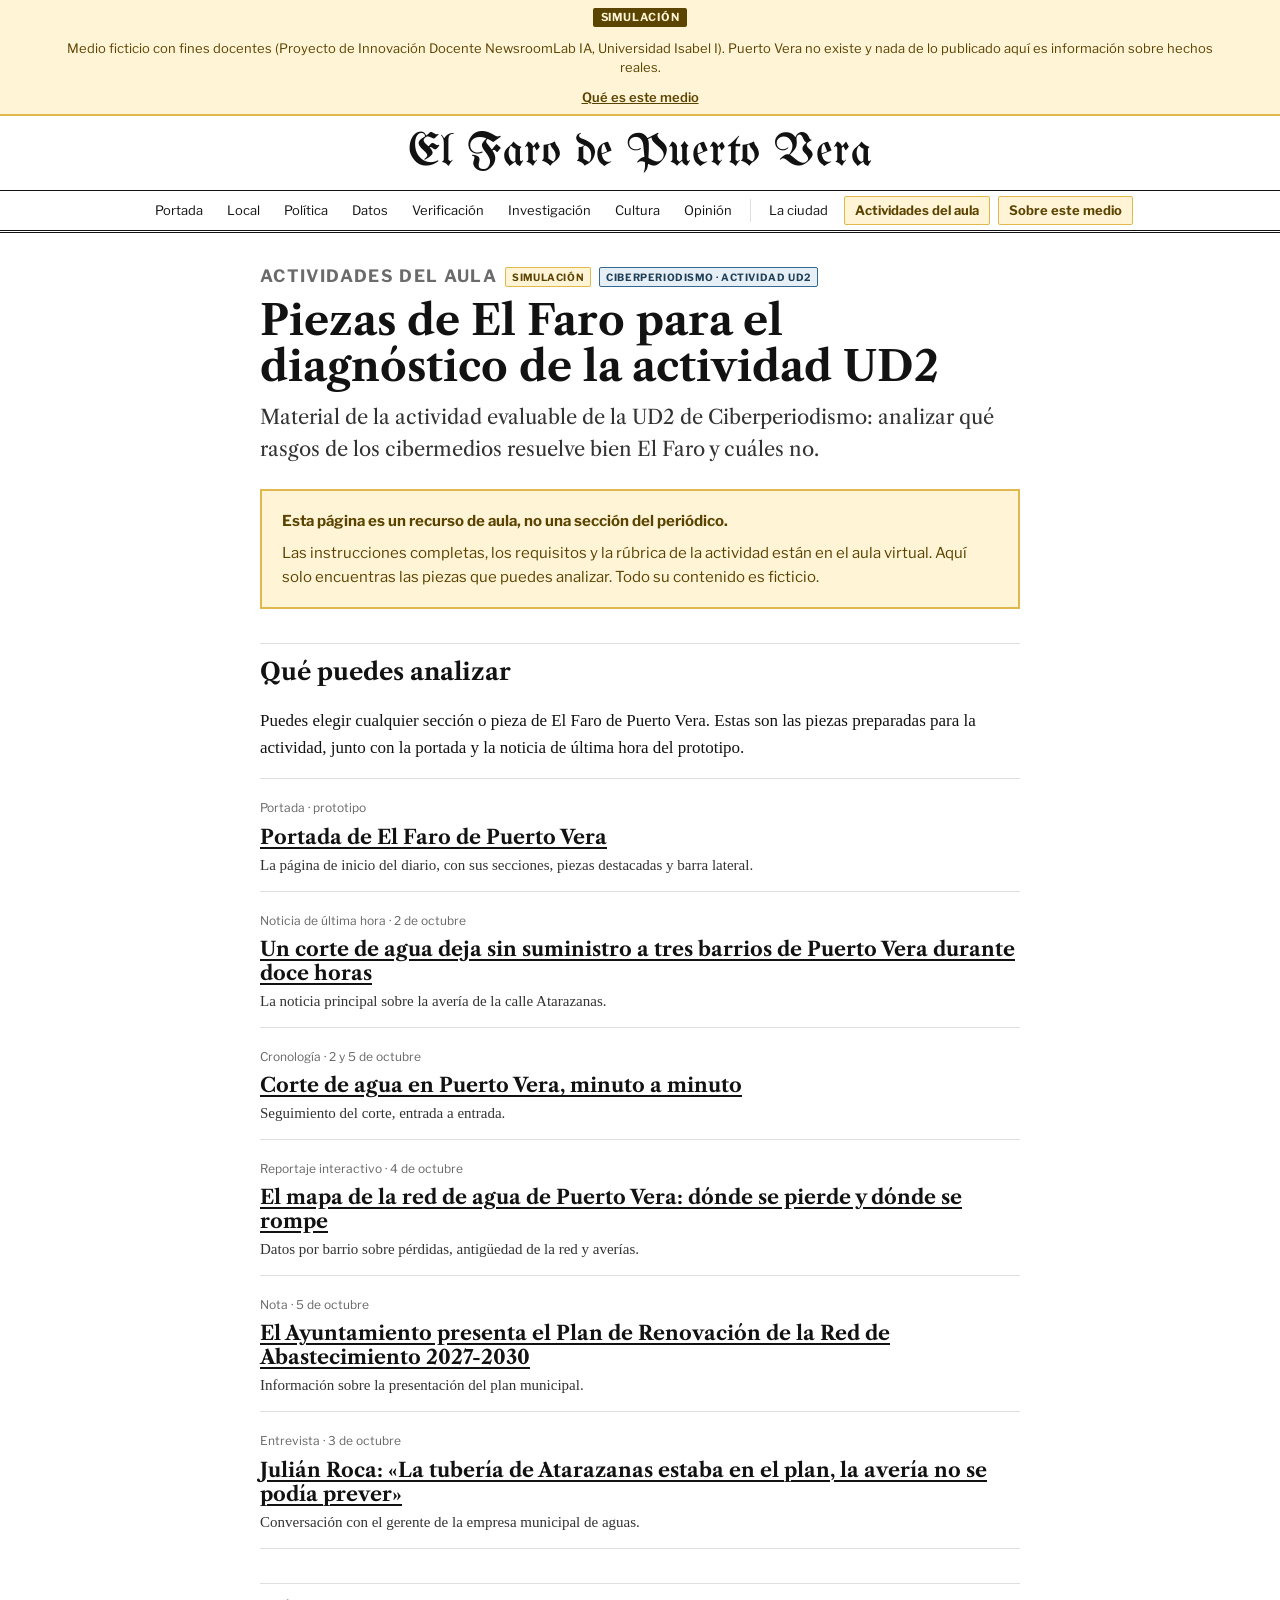
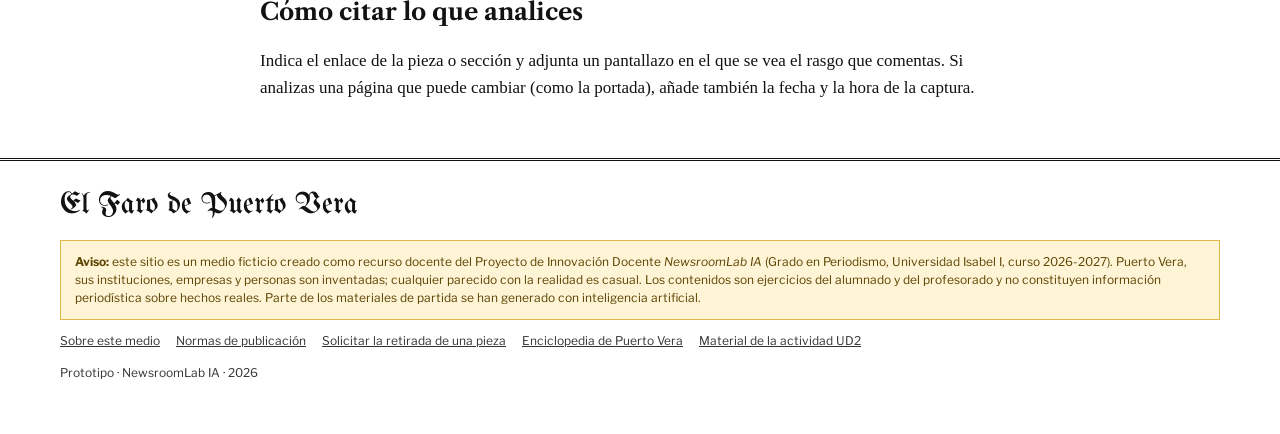
<file: ciberperiodismo-ud2.html>
<!doctype html>
<html lang="es">
<head>
<meta charset="utf-8">
<meta name="viewport" content="width=device-width, initial-scale=1">
<meta name="robots" content="noindex, nofollow">
<title>[Simulación] Piezas de la actividad UD2 de Ciberperiodismo · El Faro de Puerto Vera</title>
<meta name="description" content="Índice de piezas de El Faro para el diagnóstico de la actividad UD2. Pieza de práctica de un medio ficticio (NewsroomLab IA, Universidad Isabel I). No describe hechos reales.">
<link rel="preconnect" href="https://fonts.googleapis.com">
<link rel="preconnect" href="https://fonts.gstatic.com" crossorigin>
<link href="https://fonts.googleapis.com/css2?family=Libre+Caslon+Text:ital,wght@0,400;0,700;1,400&family=Libre+Franklin:wght@400;600;700&family=UnifrakturMaguntia&display=swap" rel="stylesheet">
<link rel="stylesheet" href="assets/css/style.css">
<link rel="stylesheet" href="assets/css/actividad.css">
</head>
<body>

<div class="sim-bar" role="note">
  <div class="wrap">
    <strong>SIMULACIÓN</strong>
    <span>Medio ficticio con fines docentes (Proyecto de Innovación Docente NewsroomLab IA, Universidad Isabel I). Puerto Vera no existe y nada de lo publicado aquí es información sobre hechos reales.</span>
    <a href="sobre.html">Qué es este medio</a>
  </div>
</div>

<header class="wrap">
  <div class="masthead" style="padding-top:14px">
    <a href="index.html"><h1 style="font-size:clamp(30px,5vw,46px)">El Faro de Puerto Vera</h1></a>
  </div>
</header>

<nav class="mainnav" aria-label="Secciones" style="margin-top:10px;border-top:1px solid #121212">
  <div class="wrap">
    <ul>
      <li><a href="index.html">Portada</a></li>
      <li><a href="index.html#local">Local</a></li>
      <li><a href="index.html#local">Política</a></li>
      <li><a href="index.html#datos">Datos</a></li>
      <li><a href="index.html#verificacion">Verificación</a></li>
      <li><a href="index.html#investigacion">Investigación</a></li>
      <li><a href="index.html#cultura">Cultura</a></li>
      <li><a href="index.html#opinion">Opinión</a></li>
      <li class="sep" aria-hidden="true"></li>
      <li><a href="puerto-vera.html">La ciudad</a></li>
      <li><a href="index.html#aula" class="about">Actividades del aula</a></li>
      <li><a href="sobre.html" class="about">Sobre este medio</a></li>
    </ul>
  </div>
</nav>

<main class="wrap">
  <article class="page">
    <p class="kicker">Actividades del aula <span class="badge-sim">Simulación</span> <span class="badge-act">Ciberperiodismo · Actividad UD2</span></p>
    <h1>Piezas de El Faro para el diagnóstico de la actividad UD2</h1>
    <p class="dek">Material de la actividad evaluable de la UD2 de Ciberperiodismo: analizar qué rasgos de los cibermedios resuelve bien El Faro y cuáles no.</p>

    <div class="notice-big">
      <p><strong>Esta página es un recurso de aula, no una sección del periódico.</strong></p>
      <p>Las instrucciones completas, los requisitos y la rúbrica de la actividad están en el aula virtual. Aquí solo encuentras las piezas que puedes analizar. Todo su contenido es ficticio.</p>
    </div>

    <h2>Qué puedes analizar</h2>
    <p>Puedes elegir cualquier sección o pieza de El Faro de Puerto Vera. Estas son las piezas preparadas para la actividad, junto con la portada y la noticia de última hora del prototipo.</p>
    <ul class="piece-list">
      <li><span class="when">Portada · prototipo</span><h3><a href="index.html">Portada de El Faro de Puerto Vera</a></h3><p>La página de inicio del diario, con sus secciones, piezas destacadas y barra lateral.</p></li>
      <li><span class="when">Noticia de última hora · 2 de octubre</span><h3><a href="noticia.html">Un corte de agua deja sin suministro a tres barrios de Puerto Vera durante doce horas</a></h3><p>La noticia principal sobre la avería de la calle Atarazanas.</p></li>
      <li><span class="when">Cronología · 2 y 5 de octubre</span><h3><a href="2026-10-corte-agua-cronologia.html">Corte de agua en Puerto Vera, minuto a minuto</a></h3><p>Seguimiento del corte, entrada a entrada.</p></li>
      <li><span class="when">Reportaje interactivo · 4 de octubre</span><h3><a href="2026-10-red-agua-mapa-interactivo.html">El mapa de la red de agua de Puerto Vera: dónde se pierde y dónde se rompe</a></h3><p>Datos por barrio sobre pérdidas, antigüedad de la red y averías.</p></li>
      <li><span class="when">Nota · 5 de octubre</span><h3><a href="2026-10-plan-renovacion-red-agua.html">El Ayuntamiento presenta el Plan de Renovación de la Red de Abastecimiento 2027-2030</a></h3><p>Información sobre la presentación del plan municipal.</p></li>
      <li><span class="when">Entrevista · 3 de octubre</span><h3><a href="2026-10-entrevista-gerente-aguavera.html">Julián Roca: «La tubería de Atarazanas estaba en el plan, la avería no se podía prever»</a></h3><p>Conversación con el gerente de la empresa municipal de aguas.</p></li>
    </ul>

    <h2>Cómo citar lo que analices</h2>
    <p>Indica el enlace de la pieza o sección y adjunta un pantallazo en el que se vea el rasgo que comentas. Si analizas una página que puede cambiar (como la portada), añade también la fecha y la hora de la captura.</p>
  </article>
</main>

<footer class="site-footer">
  <div class="wrap">
    <p class="footer-name">El Faro de Puerto Vera</p>
    <div class="legal">
      <strong>Aviso:</strong> este sitio es un medio ficticio creado como recurso docente del Proyecto de Innovación Docente <em>NewsroomLab IA</em> (Grado en Periodismo, Universidad Isabel I, curso 2026-2027). Puerto Vera, sus instituciones, empresas y personas son inventadas; cualquier parecido con la realidad es casual. Los contenidos son ejercicios del alumnado y del profesorado y no constituyen información periodística sobre hechos reales. Parte de los materiales de partida se han generado con inteligencia artificial.
    </div>
    <nav aria-label="Pie">
      <a href="sobre.html">Sobre este medio</a>
      <a href="sobre.html#normas">Normas de publicación</a>
      <a href="sobre.html#retirada">Solicitar la retirada de una pieza</a>
      <a href="puerto-vera.html">Enciclopedia de Puerto Vera</a>
      <a href="ciberperiodismo-ud2.html">Material de la actividad UD2</a>
    </nav>
    <p style="margin-top:14px">Prototipo · NewsroomLab IA · 2026</p>
  </div>
</footer>

</body>
</html>
</file>
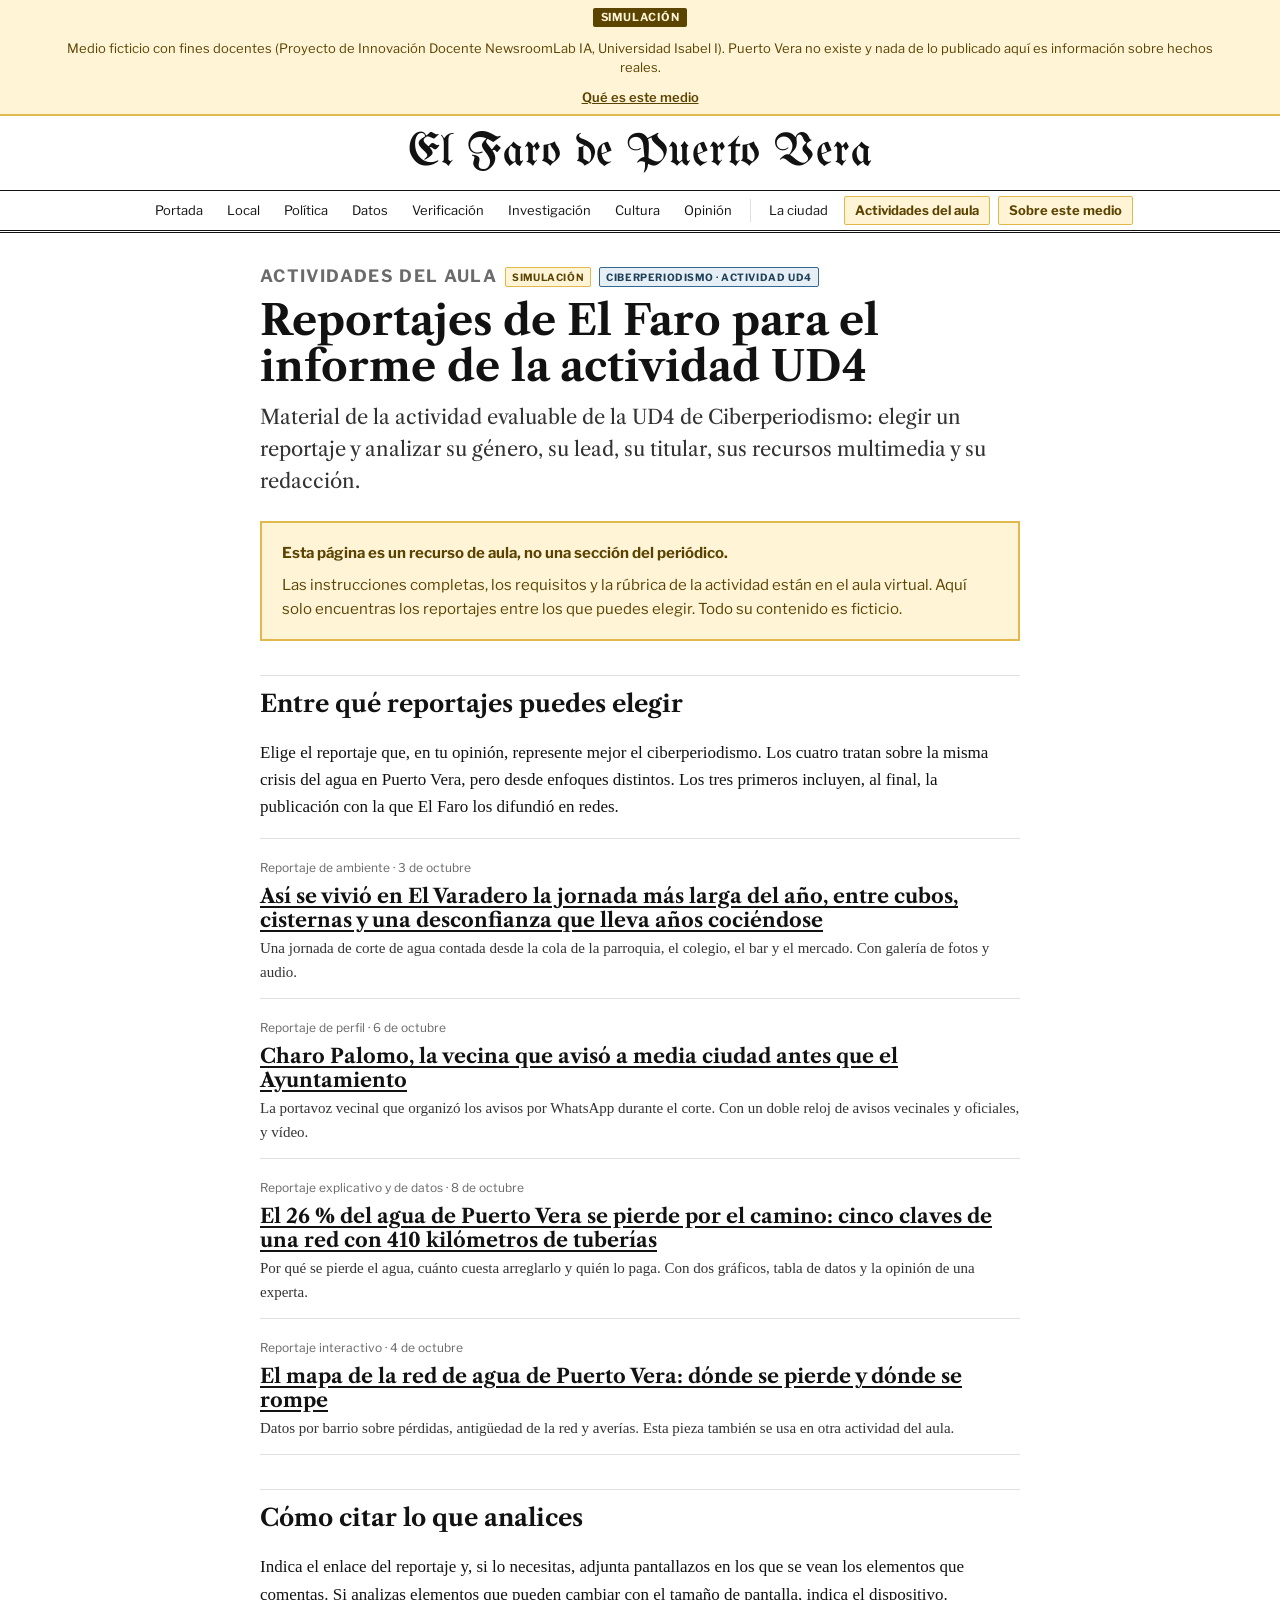
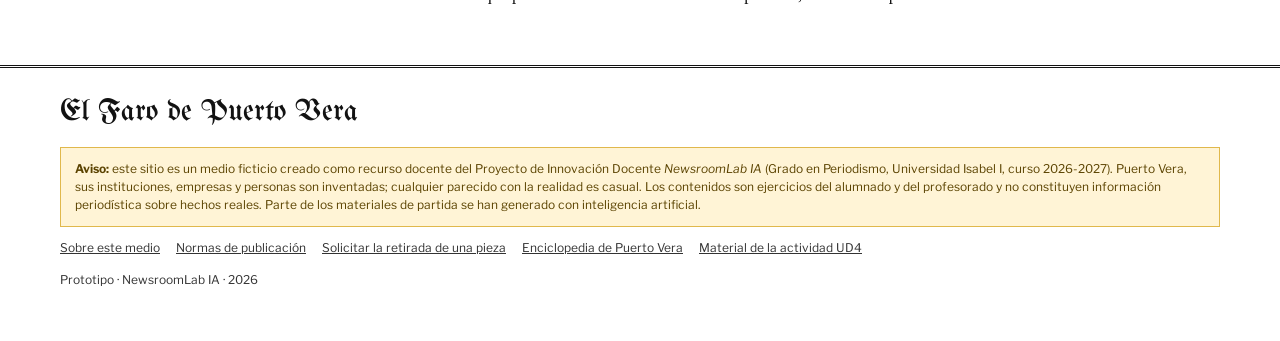
<file: ciberperiodismo-ud4.html>
<!doctype html>
<html lang="es">
<head>
<meta charset="utf-8">
<meta name="viewport" content="width=device-width, initial-scale=1">
<meta name="robots" content="noindex, nofollow">
<title>[Simulación] Reportajes de El Faro para la actividad UD4 · El Faro de Puerto Vera</title>
<meta name="description" content="Material de aula de la actividad UD4 de Ciberperiodismo: reportajes de un medio ficticio (NewsroomLab IA, Universidad Isabel I). No describe hechos reales.">
<link rel="preconnect" href="https://fonts.googleapis.com">
<link rel="preconnect" href="https://fonts.gstatic.com" crossorigin>
<link href="https://fonts.googleapis.com/css2?family=Libre+Caslon+Text:ital,wght@0,400;0,700;1,400&family=Libre+Franklin:wght@400;600;700&family=UnifrakturMaguntia&display=swap" rel="stylesheet">
<link rel="stylesheet" href="assets/css/style.css">
<link rel="stylesheet" href="assets/css/actividad.css">
</head>
<body>

<div class="sim-bar" role="note">
  <div class="wrap">
    <strong>SIMULACIÓN</strong>
    <span>Medio ficticio con fines docentes (Proyecto de Innovación Docente NewsroomLab IA, Universidad Isabel I). Puerto Vera no existe y nada de lo publicado aquí es información sobre hechos reales.</span>
    <a href="sobre.html">Qué es este medio</a>
  </div>
</div>

<header class="wrap">
  <div class="masthead" style="padding-top:14px">
    <a href="index.html"><h1 style="font-size:clamp(30px,5vw,46px)">El Faro de Puerto Vera</h1></a>
  </div>
</header>

<nav class="mainnav" aria-label="Secciones" style="margin-top:10px;border-top:1px solid #121212">
  <div class="wrap">
    <ul>
      <li><a href="index.html">Portada</a></li>
      <li><a href="index.html#local">Local</a></li>
      <li><a href="index.html#local">Política</a></li>
      <li><a href="index.html#datos">Datos</a></li>
      <li><a href="index.html#verificacion">Verificación</a></li>
      <li><a href="index.html#investigacion">Investigación</a></li>
      <li><a href="index.html#cultura">Cultura</a></li>
      <li><a href="index.html#opinion">Opinión</a></li>
      <li class="sep" aria-hidden="true"></li>
      <li><a href="puerto-vera.html">La ciudad</a></li>
      <li><a href="index.html#aula" class="about">Actividades del aula</a></li>
      <li><a href="sobre.html" class="about">Sobre este medio</a></li>
    </ul>
  </div>
</nav>

<main class="wrap">
  <article class="page">
    <p class="kicker">Actividades del aula <span class="badge-sim">Simulación</span> <span class="badge-act">Ciberperiodismo · Actividad UD4</span></p>
    <h1>Reportajes de El Faro para el informe de la actividad UD4</h1>
    <p class="dek">Material de la actividad evaluable de la UD4 de Ciberperiodismo: elegir un reportaje y analizar su género, su lead, su titular, sus recursos multimedia y su redacción.</p>

    <div class="notice-big">
      <p><strong>Esta página es un recurso de aula, no una sección del periódico.</strong></p>
      <p>Las instrucciones completas, los requisitos y la rúbrica de la actividad están en el aula virtual. Aquí solo encuentras los reportajes entre los que puedes elegir. Todo su contenido es ficticio.</p>
    </div>

    <h2>Entre qué reportajes puedes elegir</h2>
    <p>Elige el reportaje que, en tu opinión, represente mejor el ciberperiodismo. Los cuatro tratan sobre la misma crisis del agua en Puerto Vera, pero desde enfoques distintos. Los tres primeros incluyen, al final, la publicación con la que El Faro los difundió en redes.</p>
    <ul class="piece-list">
      <li><span class="when">Reportaje de ambiente · 3 de octubre</span><h3><a href="2026-10-reportaje-varadero-dia-sin-agua.html">Así se vivió en El Varadero la jornada más larga del año, entre cubos, cisternas y una desconfianza que lleva años cociéndose</a></h3><p>Una jornada de corte de agua contada desde la cola de la parroquia, el colegio, el bar y el mercado. Con galería de fotos y audio.</p></li>
      <li><span class="when">Reportaje de perfil · 6 de octubre</span><h3><a href="2026-10-reportaje-charo-palomo-whatsapp.html">Charo Palomo, la vecina que avisó a media ciudad antes que el Ayuntamiento</a></h3><p>La portavoz vecinal que organizó los avisos por WhatsApp durante el corte. Con un doble reloj de avisos vecinales y oficiales, y vídeo.</p></li>
      <li><span class="when">Reportaje explicativo y de datos · 8 de octubre</span><h3><a href="2026-10-reportaje-26-por-ciento-agua-perdida.html">El 26 % del agua de Puerto Vera se pierde por el camino: cinco claves de una red con 410 kilómetros de tuberías</a></h3><p>Por qué se pierde el agua, cuánto cuesta arreglarlo y quién lo paga. Con dos gráficos, tabla de datos y la opinión de una experta.</p></li>
      <li><span class="when">Reportaje interactivo · 4 de octubre</span><h3><a href="2026-10-red-agua-mapa-interactivo.html">El mapa de la red de agua de Puerto Vera: dónde se pierde y dónde se rompe</a></h3><p>Datos por barrio sobre pérdidas, antigüedad de la red y averías. Esta pieza también se usa en otra actividad del aula.</p></li>
    </ul>

    <h2>Cómo citar lo que analices</h2>
    <p>Indica el enlace del reportaje y, si lo necesitas, adjunta pantallazos en los que se vean los elementos que comentas. Si analizas elementos que pueden cambiar con el tamaño de pantalla, indica el dispositivo.</p>
  </article>
</main>

<footer class="site-footer">
  <div class="wrap">
    <p class="footer-name">El Faro de Puerto Vera</p>
    <div class="legal">
      <strong>Aviso:</strong> este sitio es un medio ficticio creado como recurso docente del Proyecto de Innovación Docente <em>NewsroomLab IA</em> (Grado en Periodismo, Universidad Isabel I, curso 2026-2027). Puerto Vera, sus instituciones, empresas y personas son inventadas; cualquier parecido con la realidad es casual. Los contenidos son ejercicios del alumnado y del profesorado y no constituyen información periodística sobre hechos reales. Parte de los materiales de partida se han generado con inteligencia artificial.
    </div>
    <nav aria-label="Pie">
      <a href="sobre.html">Sobre este medio</a>
      <a href="sobre.html#normas">Normas de publicación</a>
      <a href="sobre.html#retirada">Solicitar la retirada de una pieza</a>
      <a href="puerto-vera.html">Enciclopedia de Puerto Vera</a>
      <a href="ciberperiodismo-ud4.html">Material de la actividad UD4</a>
    </nav>
    <p style="margin-top:14px">Prototipo · NewsroomLab IA · 2026</p>
  </div>
</footer>

</body>
</html>
</file>
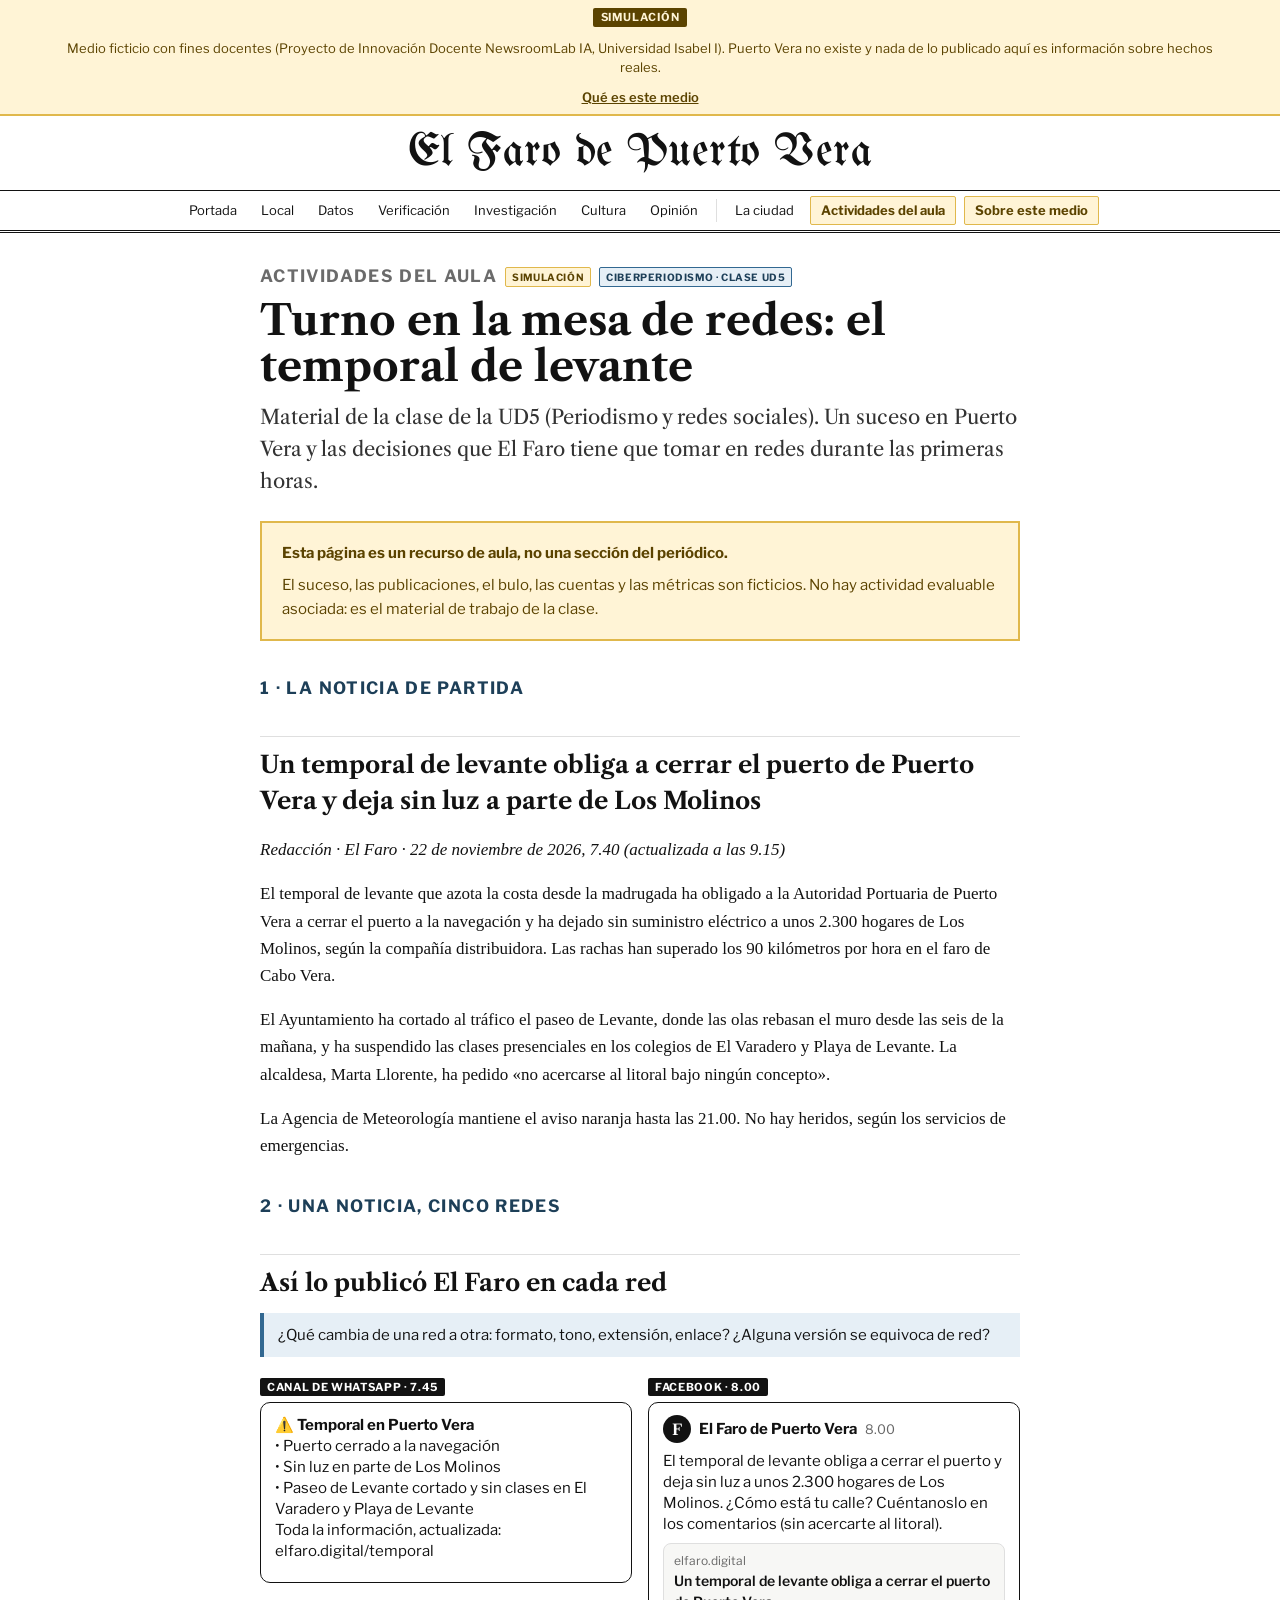
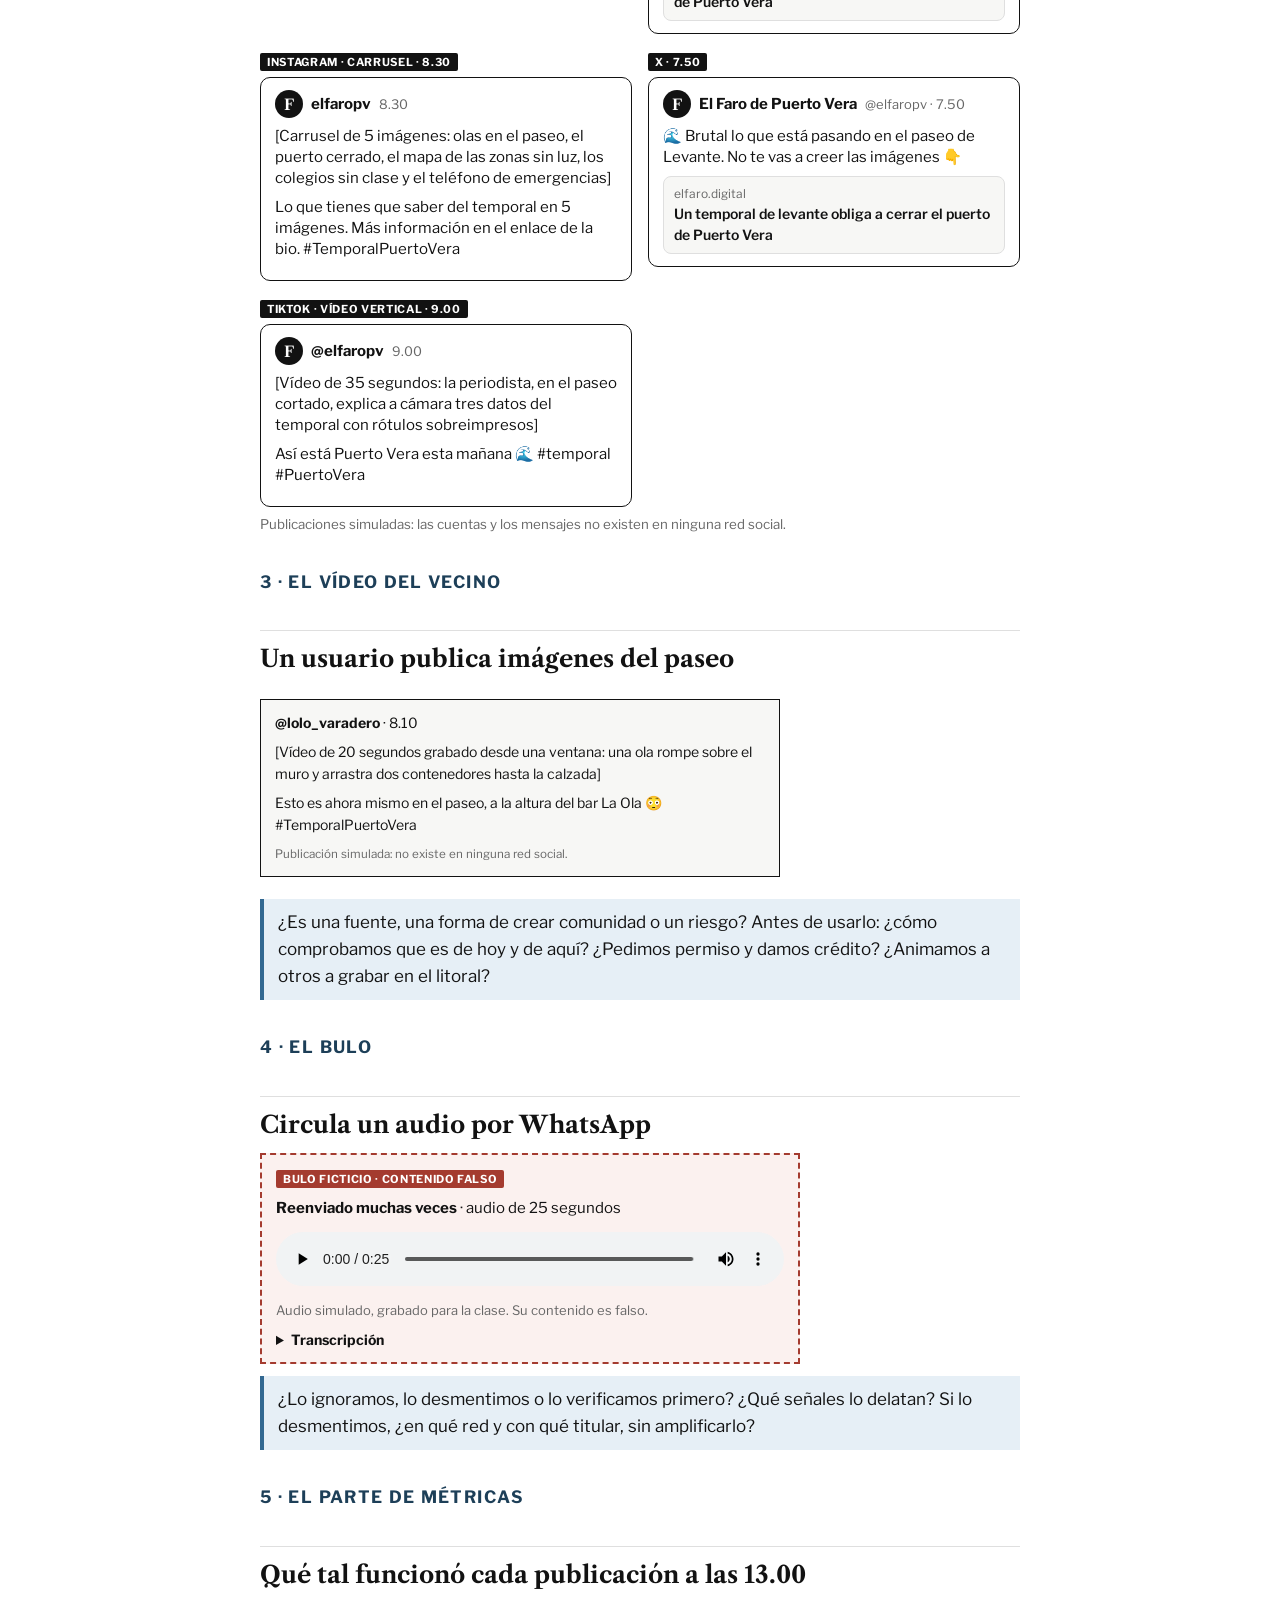
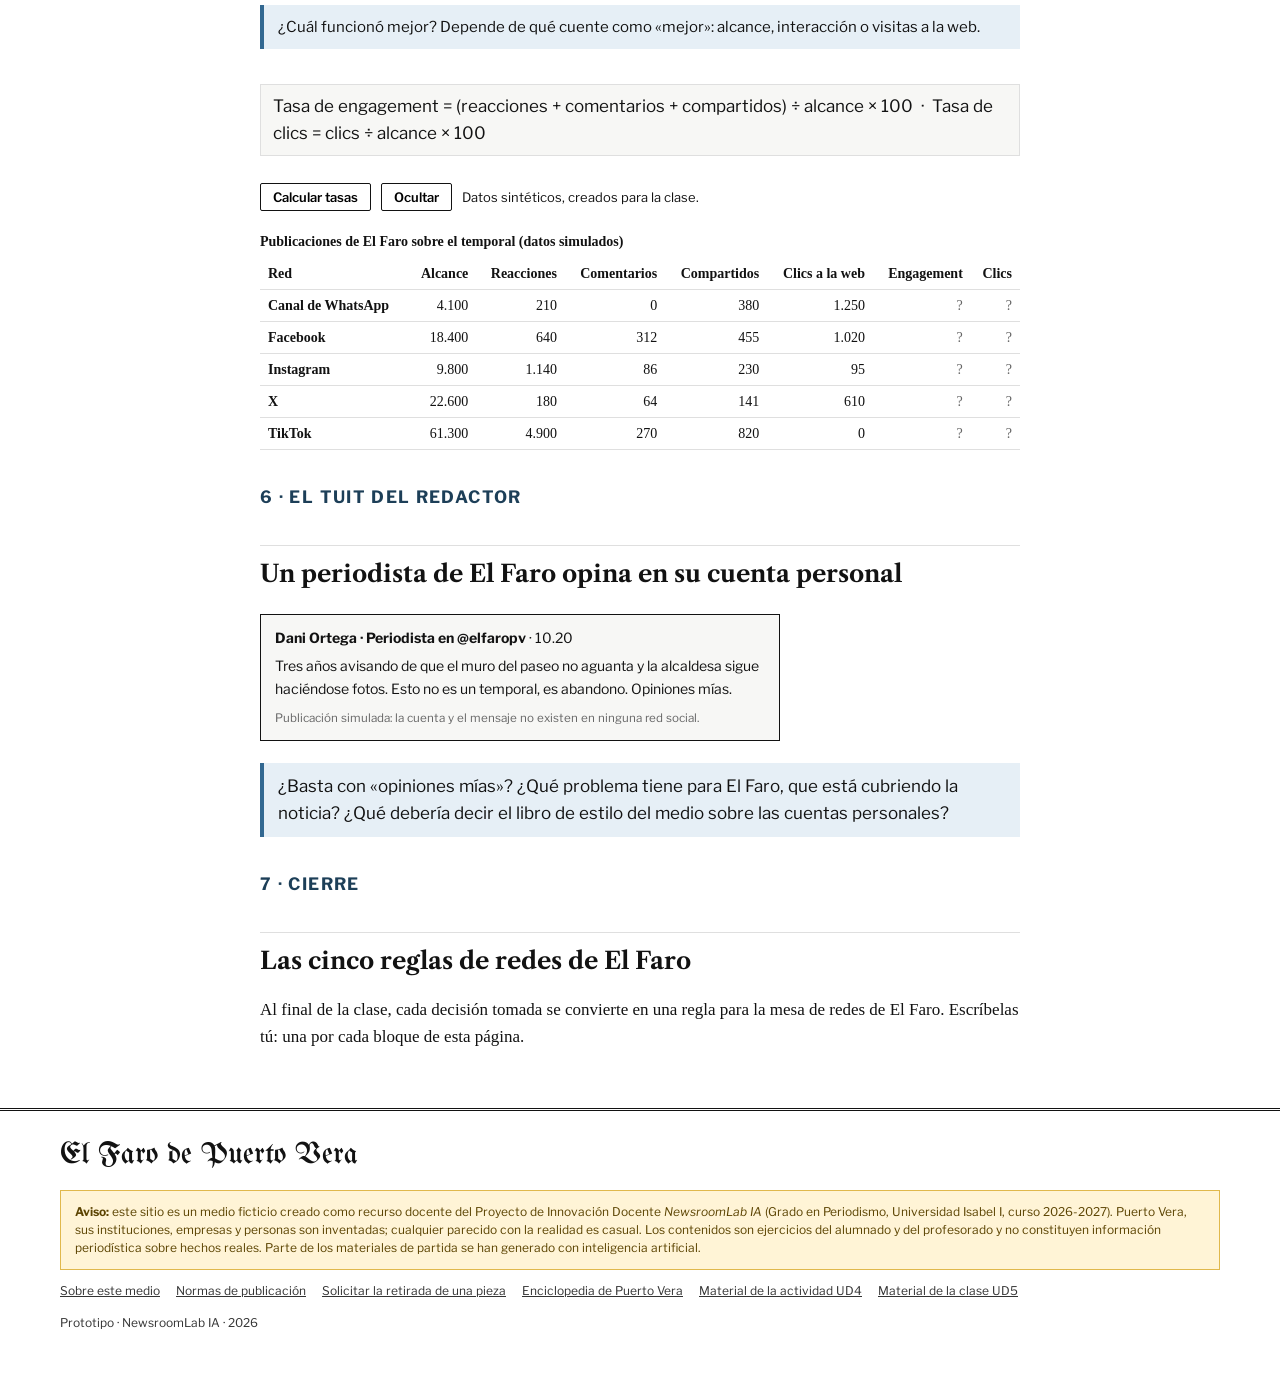
<file: ciberperiodismo-ud5.html>
<!doctype html>
<html lang="es">
<head>
<meta charset="utf-8">
<meta name="viewport" content="width=device-width, initial-scale=1">
<meta name="robots" content="noindex, nofollow">
<title>[Simulación] Turno en la mesa de redes: temporal de levante · El Faro de Puerto Vera</title>
<meta name="description" content="Material de aula de la UD5 de Ciberperiodismo: un suceso ficticio y su gestión en redes sociales (NewsroomLab IA, Universidad Isabel I). No describe hechos reales.">
<link rel="preconnect" href="https://fonts.googleapis.com">
<link rel="preconnect" href="https://fonts.gstatic.com" crossorigin>
<link href="https://fonts.googleapis.com/css2?family=Libre+Caslon+Text:ital,wght@0,400;0,700;1,400&family=Libre+Franklin:wght@400;600;700&family=UnifrakturMaguntia&display=swap" rel="stylesheet">
<link rel="stylesheet" href="assets/css/style.css">
<link rel="stylesheet" href="assets/css/actividad.css">
<style>
  .ud5-step { font: 700 12px var(--sans); text-transform: uppercase; letter-spacing: .08em; color: #1d3f58; margin: 34px 0 4px; }
  .page h2 + .question, .question { font-family: var(--sans); font-size: 15px; background: #e6eff6; border-left: 4px solid #326891; padding: 10px 14px; margin: 12px 0 18px; }
  .net-grid { display: grid; grid-template-columns: 1fr 1fr; gap: 16px; }
  .net-grid .promo-sim { margin: 0; }
  .net-tag { display: inline-block; font: 700 11px var(--sans); letter-spacing: .06em; text-transform: uppercase; background: var(--ink); color: #fff; padding: 2px 7px; border-radius: 2px; margin-bottom: 6px; }
  .hoax { border: 2px dashed #a43b2f; background: #fbf1ef; padding: 12px 14px; max-width: 540px; font-family: var(--sans); font-size: 15px; }
  .hoax .stamp { display: inline-block; font: 700 11px var(--sans); letter-spacing: .06em; text-transform: uppercase; color: #fff; background: #a43b2f; padding: 2px 7px; border-radius: 2px; margin-bottom: 8px; }
  .hoax p { margin: 0 0 8px !important; font-size: 15px !important; }
  .datatable td.er, .datatable td.ctr { font-weight: 700; }
  .datatable td.er:empty::after, .datatable td.ctr:empty::after { content: "?"; color: var(--muted); font-weight: 400; }
  .metric-tools { display: flex; gap: 10px; align-items: center; margin: 10px 0; font: 13px var(--sans); }
  .metric-tools button { font: 600 13px var(--sans); background: #fff; border: 1px solid var(--ink); padding: 5px 12px; border-radius: 2px; cursor: pointer; }
  .metric-tools button:hover { background: var(--paper); }
  .formula { font-family: var(--sans); font-size: 14px; background: var(--paper); border: 1px solid var(--rule); padding: 8px 12px; display: inline-block; }
  @media (max-width: 760px) { .net-grid { grid-template-columns: 1fr; } .datatable { font-size: 12px; } }
</style>
</head>
<body>

<div class="sim-bar" role="note">
  <div class="wrap">
    <strong>SIMULACIÓN</strong>
    <span>Medio ficticio con fines docentes (Proyecto de Innovación Docente NewsroomLab IA, Universidad Isabel I). Puerto Vera no existe y nada de lo publicado aquí es información sobre hechos reales.</span>
    <a href="sobre.html">Qué es este medio</a>
  </div>
</div>

<header class="wrap">
  <div class="masthead" style="padding-top:14px">
    <a href="index.html"><h1 style="font-size:clamp(30px,5vw,46px)">El Faro de Puerto Vera</h1></a>
  </div>
</header>

<nav class="mainnav" aria-label="Secciones" style="margin-top:10px;border-top:1px solid #121212">
  <div class="wrap">
    <ul>
      <li><a href="index.html">Portada</a></li>
      <li><a href="index.html#local">Local</a></li>
      <li><a href="index.html#datos">Datos</a></li>
      <li><a href="index.html#verificacion">Verificación</a></li>
      <li><a href="index.html#investigacion">Investigación</a></li>
      <li><a href="index.html#cultura">Cultura</a></li>
      <li><a href="index.html#opinion">Opinión</a></li>
      <li class="sep" aria-hidden="true"></li>
      <li><a href="puerto-vera.html">La ciudad</a></li>
      <li><a href="index.html#aula" class="about">Actividades del aula</a></li>
      <li><a href="sobre.html" class="about">Sobre este medio</a></li>
    </ul>
  </div>
</nav>

<main class="wrap">
  <article class="page">
    <p class="kicker">Actividades del aula <span class="badge-sim">Simulación</span> <span class="badge-act">Ciberperiodismo · Clase UD5</span></p>
    <h1>Turno en la mesa de redes: el temporal de levante</h1>
    <p class="dek">Material de la clase de la UD5 (Periodismo y redes sociales). Un suceso en Puerto Vera y las decisiones que El Faro tiene que tomar en redes durante las primeras horas.</p>

    <div class="notice-big">
      <p><strong>Esta página es un recurso de aula, no una sección del periódico.</strong></p>
      <p>El suceso, las publicaciones, el bulo, las cuentas y las métricas son ficticios. No hay actividad evaluable asociada: es el material de trabajo de la clase.</p>
    </div>

    <!-- 1. Noticia -->
    <p class="ud5-step">1 · La noticia de partida</p>
    <h2>Un temporal de levante obliga a cerrar el puerto de Puerto Vera y deja sin luz a parte de Los Molinos</h2>
    <p><em>Redacción · El Faro · 22 de noviembre de 2026, 7.40 (actualizada a las 9.15)</em></p>
    <p>El temporal de levante que azota la costa desde la madrugada ha obligado a la Autoridad Portuaria de Puerto Vera a cerrar el puerto a la navegación y ha dejado sin suministro eléctrico a unos 2.300 hogares de Los Molinos, según la compañía distribuidora. Las rachas han superado los 90 kilómetros por hora en el faro de Cabo Vera.</p>
    <p>El Ayuntamiento ha cortado al tráfico el paseo de Levante, donde las olas rebasan el muro desde las seis de la mañana, y ha suspendido las clases presenciales en los colegios de El Varadero y Playa de Levante. La alcaldesa, Marta Llorente, ha pedido «no acercarse al litoral bajo ningún concepto».</p>
    <p>La Agencia de Meteorología mantiene el aviso naranja hasta las 21.00. No hay heridos, según los servicios de emergencias.</p>

    <!-- 2. Cinco redes -->
    <p class="ud5-step">2 · Una noticia, cinco redes</p>
    <h2>Así lo publicó El Faro en cada red</h2>
    <p class="question">¿Qué cambia de una red a otra: formato, tono, extensión, enlace? ¿Alguna versión se equivoca de red?</p>
    <div class="net-grid">
      <section class="promo-sim" aria-label="Canal de WhatsApp de El Faro (simulado)">
        <span class="net-tag">Canal de WhatsApp · 7.45</span>
        <div class="post">
          <p>⚠️ <strong>Temporal en Puerto Vera</strong><br>• Puerto cerrado a la navegación<br>• Sin luz en parte de Los Molinos<br>• Paseo de Levante cortado y sin clases en El Varadero y Playa de Levante<br>Toda la información, actualizada: elfaro.digital/temporal</p>
        </div>
      </section>
      <section class="promo-sim" aria-label="Facebook de El Faro (simulado)">
        <span class="net-tag">Facebook · 8.00</span>
        <div class="post">
          <p class="who"><span class="avatar" aria-hidden="true">F</span><strong>El Faro de Puerto Vera</strong> <span>8.00</span></p>
          <p>El temporal de levante obliga a cerrar el puerto y deja sin luz a unos 2.300 hogares de Los Molinos. ¿Cómo está tu calle? Cuéntanoslo en los comentarios (sin acercarte al litoral).</p>
          <div class="linkcard"><span>elfaro.digital</span>Un temporal de levante obliga a cerrar el puerto de Puerto Vera</div>
        </div>
      </section>
      <section class="promo-sim" aria-label="Instagram de El Faro (simulado)">
        <span class="net-tag">Instagram · carrusel · 8.30</span>
        <div class="post">
          <p class="who"><span class="avatar" aria-hidden="true">F</span><strong>elfaropv</strong> <span>8.30</span></p>
          <p>[Carrusel de 5 imágenes: olas en el paseo, el puerto cerrado, el mapa de las zonas sin luz, los colegios sin clase y el teléfono de emergencias]</p>
          <p>Lo que tienes que saber del temporal en 5 imágenes. Más información en el enlace de la bio. #TemporalPuertoVera</p>
        </div>
      </section>
      <section class="promo-sim" aria-label="X de El Faro (simulado)">
        <span class="net-tag">X · 7.50</span>
        <div class="post">
          <p class="who"><span class="avatar" aria-hidden="true">F</span><strong>El Faro de Puerto Vera</strong> <span>@elfaropv · 7.50</span></p>
          <p>🌊 Brutal lo que está pasando en el paseo de Levante. No te vas a creer las imágenes 👇</p>
          <div class="linkcard"><span>elfaro.digital</span>Un temporal de levante obliga a cerrar el puerto de Puerto Vera</div>
        </div>
      </section>
      <section class="promo-sim" aria-label="TikTok de El Faro (simulado)">
        <span class="net-tag">TikTok · vídeo vertical · 9.00</span>
        <div class="post">
          <p class="who"><span class="avatar" aria-hidden="true">F</span><strong>@elfaropv</strong> <span>9.00</span></p>
          <p>[Vídeo de 35 segundos: la periodista, en el paseo cortado, explica a cámara tres datos del temporal con rótulos sobreimpresos]</p>
          <p>Así está Puerto Vera esta mañana 🌊 #temporal #PuertoVera</p>
        </div>
      </section>
    </div>
    <small style="display:block;color:var(--muted);font-family:var(--sans);margin-top:8px">Publicaciones simuladas: las cuentas y los mensajes no existen en ninguna red social.</small>

    <!-- 3. El vecino -->
    <p class="ud5-step">3 · El vídeo del vecino</p>
    <h2>Un usuario publica imágenes del paseo</h2>
    <div class="social-sim" role="group" aria-label="Publicación simulada de un usuario">
      <p class="who"><strong>@lolo_varadero</strong> · 8.10</p>
      <p>[Vídeo de 20 segundos grabado desde una ventana: una ola rompe sobre el muro y arrastra dos contenedores hasta la calzada]</p>
      <p>Esto es ahora mismo en el paseo, a la altura del bar La Ola 😳 #TemporalPuertoVera</p>
      <small>Publicación simulada: no existe en ninguna red social.</small>
    </div>
    <p class="question">¿Es una fuente, una forma de crear comunidad o un riesgo? Antes de usarlo: ¿cómo comprobamos que es de hoy y de aquí? ¿Pedimos permiso y damos crédito? ¿Animamos a otros a grabar en el litoral?</p>

    <!-- 4. El bulo -->
    <p class="ud5-step">4 · El bulo</p>
    <h2>Circula un audio por WhatsApp</h2>
    <div class="hoax" role="group" aria-label="Bulo simulado">
      <span class="stamp">Bulo ficticio · contenido falso</span>
      <p><strong>Reenviado muchas veces</strong> · audio de 25 segundos</p>
      <audio controls preload="metadata" src="assets/audio/ud5-bulo-alerta-falsa-bomberos.mp3" style="width:100%;margin:4px 0 8px">Tu navegador no puede reproducir el audio.</audio>
      <p style="font-size:13px !important;color:var(--muted)">Audio simulado, grabado para la clase. Su contenido es falso.</p>
      <details style="font-size:14px">
        <summary style="cursor:pointer;font-weight:700">Transcripción</summary>
        <p style="margin-top:6px !important"><em>[Aviso inicial] Recreación ficticia para un medio simulado. El siguiente mensaje es inventado y no describe una emergencia real.</em></p>
        <p>«Hola, soy bombero, no puedo decir mi nombre. Esta noche van a desalojar El Varadero entero porque el muro del paseo no aguanta. Van a cortar el agua y la luz 48 horas. Llenad garrafas y pasadlo a todos los grupos antes de que lo borren».</p>
        <p><em>[Aviso final] Fin de la recreación. Este audio es una simulación.</em></p>
      </details>
    </div>
    <p class="question">¿Lo ignoramos, lo desmentimos o lo verificamos primero? ¿Qué señales lo delatan? Si lo desmentimos, ¿en qué red y con qué titular, sin amplificarlo?</p>

    <!-- 5. Métricas -->
    <p class="ud5-step">5 · El parte de métricas</p>
    <h2>Qué tal funcionó cada publicación a las 13.00</h2>
    <p class="question">¿Cuál funcionó mejor? Depende de qué cuente como «mejor»: alcance, interacción o visitas a la web.</p>
    <p class="formula">Tasa de engagement = (reacciones + comentarios + compartidos) ÷ alcance × 100 &nbsp;·&nbsp; Tasa de clics = clics ÷ alcance × 100</p>
    <div class="metric-tools">
      <button type="button" id="calc">Calcular tasas</button>
      <button type="button" id="clear">Ocultar</button>
      <span>Datos sintéticos, creados para la clase.</span>
    </div>
    <div style="overflow-x:auto">
    <table class="datatable" id="metrics">
      <caption>Publicaciones de El Faro sobre el temporal (datos simulados)</caption>
      <thead><tr><th>Red</th><th>Alcance</th><th>Reacciones</th><th>Comentarios</th><th>Compartidos</th><th>Clics a la web</th><th>Engagement</th><th>Clics</th></tr></thead>
      <tbody>
        <tr><th scope="row">Canal de WhatsApp</th><td>4.100</td><td>210</td><td>0</td><td>380</td><td>1.250</td><td class="er"></td><td class="ctr"></td></tr>
        <tr><th scope="row">Facebook</th><td>18.400</td><td>640</td><td>312</td><td>455</td><td>1.020</td><td class="er"></td><td class="ctr"></td></tr>
        <tr><th scope="row">Instagram</th><td>9.800</td><td>1.140</td><td>86</td><td>230</td><td>95</td><td class="er"></td><td class="ctr"></td></tr>
        <tr><th scope="row">X</th><td>22.600</td><td>180</td><td>64</td><td>141</td><td>610</td><td class="er"></td><td class="ctr"></td></tr>
        <tr><th scope="row">TikTok</th><td>61.300</td><td>4.900</td><td>270</td><td>820</td><td>0</td><td class="er"></td><td class="ctr"></td></tr>
      </tbody>
    </table>
    </div>

    <!-- 6. El tuit del redactor -->
    <p class="ud5-step">6 · El tuit del redactor</p>
    <h2>Un periodista de El Faro opina en su cuenta personal</h2>
    <div class="social-sim" role="group" aria-label="Publicación simulada de un periodista">
      <p class="who"><strong>Dani Ortega · Periodista en @elfaropv</strong> · 10.20</p>
      <p>Tres años avisando de que el muro del paseo no aguanta y la alcaldesa sigue haciéndose fotos. Esto no es un temporal, es abandono. Opiniones mías.</p>
      <small>Publicación simulada: la cuenta y el mensaje no existen en ninguna red social.</small>
    </div>
    <p class="question">¿Basta con «opiniones mías»? ¿Qué problema tiene para El Faro, que está cubriendo la noticia? ¿Qué debería decir el libro de estilo del medio sobre las cuentas personales?</p>

    <!-- 7. Cierre -->
    <p class="ud5-step">7 · Cierre</p>
    <h2>Las cinco reglas de redes de El Faro</h2>
    <p>Al final de la clase, cada decisión tomada se convierte en una regla para la mesa de redes de El Faro. Escríbelas tú: una por cada bloque de esta página.</p>
  </article>
</main>

<footer class="site-footer">
  <div class="wrap">
    <p class="footer-name">El Faro de Puerto Vera</p>
    <div class="legal">
      <strong>Aviso:</strong> este sitio es un medio ficticio creado como recurso docente del Proyecto de Innovación Docente <em>NewsroomLab IA</em> (Grado en Periodismo, Universidad Isabel I, curso 2026-2027). Puerto Vera, sus instituciones, empresas y personas son inventadas; cualquier parecido con la realidad es casual. Los contenidos son ejercicios del alumnado y del profesorado y no constituyen información periodística sobre hechos reales. Parte de los materiales de partida se han generado con inteligencia artificial.
    </div>
    <nav aria-label="Pie">
      <a href="sobre.html">Sobre este medio</a>
      <a href="sobre.html#normas">Normas de publicación</a>
      <a href="sobre.html#retirada">Solicitar la retirada de una pieza</a>
      <a href="puerto-vera.html">Enciclopedia de Puerto Vera</a>
      <a href="ciberperiodismo-ud4.html">Material de la actividad UD4</a>
      <a href="ciberperiodismo-ud5.html">Material de la clase UD5</a>
    </nav>
    <p style="margin-top:14px">Prototipo · NewsroomLab IA · 2026</p>
  </div>
</footer>

<script>
(function () {
  var num = function (t) { return parseInt(t.replace(/\./g, ''), 10) || 0; };
  var fmt = function (x) { return x.toFixed(1).replace('.', ',') + ' %'; };
  var rows = document.querySelectorAll('#metrics tbody tr');
  document.getElementById('calc').addEventListener('click', function () {
    rows.forEach(function (r) {
      var c = r.querySelectorAll('td');
      var alc = num(c[0].textContent), inter = num(c[1].textContent) + num(c[2].textContent) + num(c[3].textContent), clk = num(c[4].textContent);
      c[5].textContent = fmt(inter / alc * 100);
      c[6].textContent = fmt(clk / alc * 100);
    });
  });
  document.getElementById('clear').addEventListener('click', function () {
    rows.forEach(function (r) { var c = r.querySelectorAll('td'); c[5].textContent = ''; c[6].textContent = ''; });
  });
})();
</script>
</body>
</html>
</file>
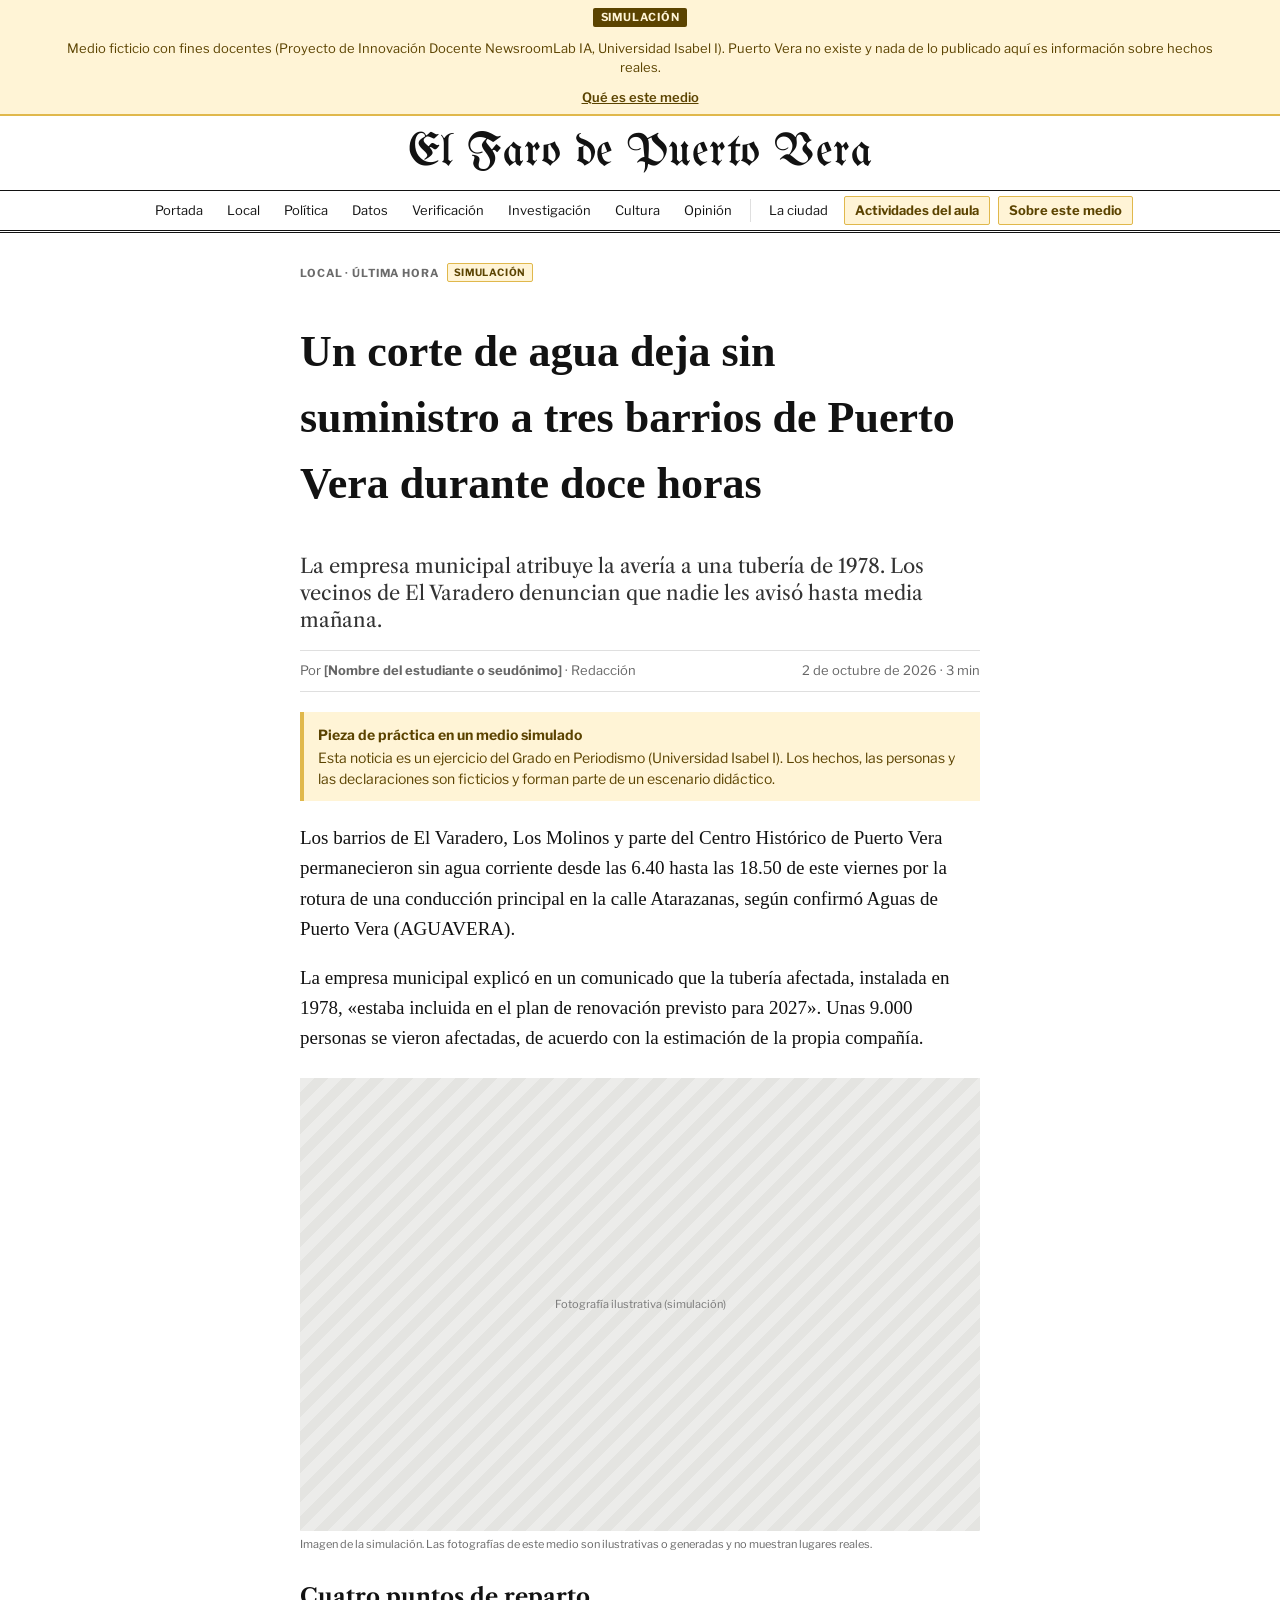
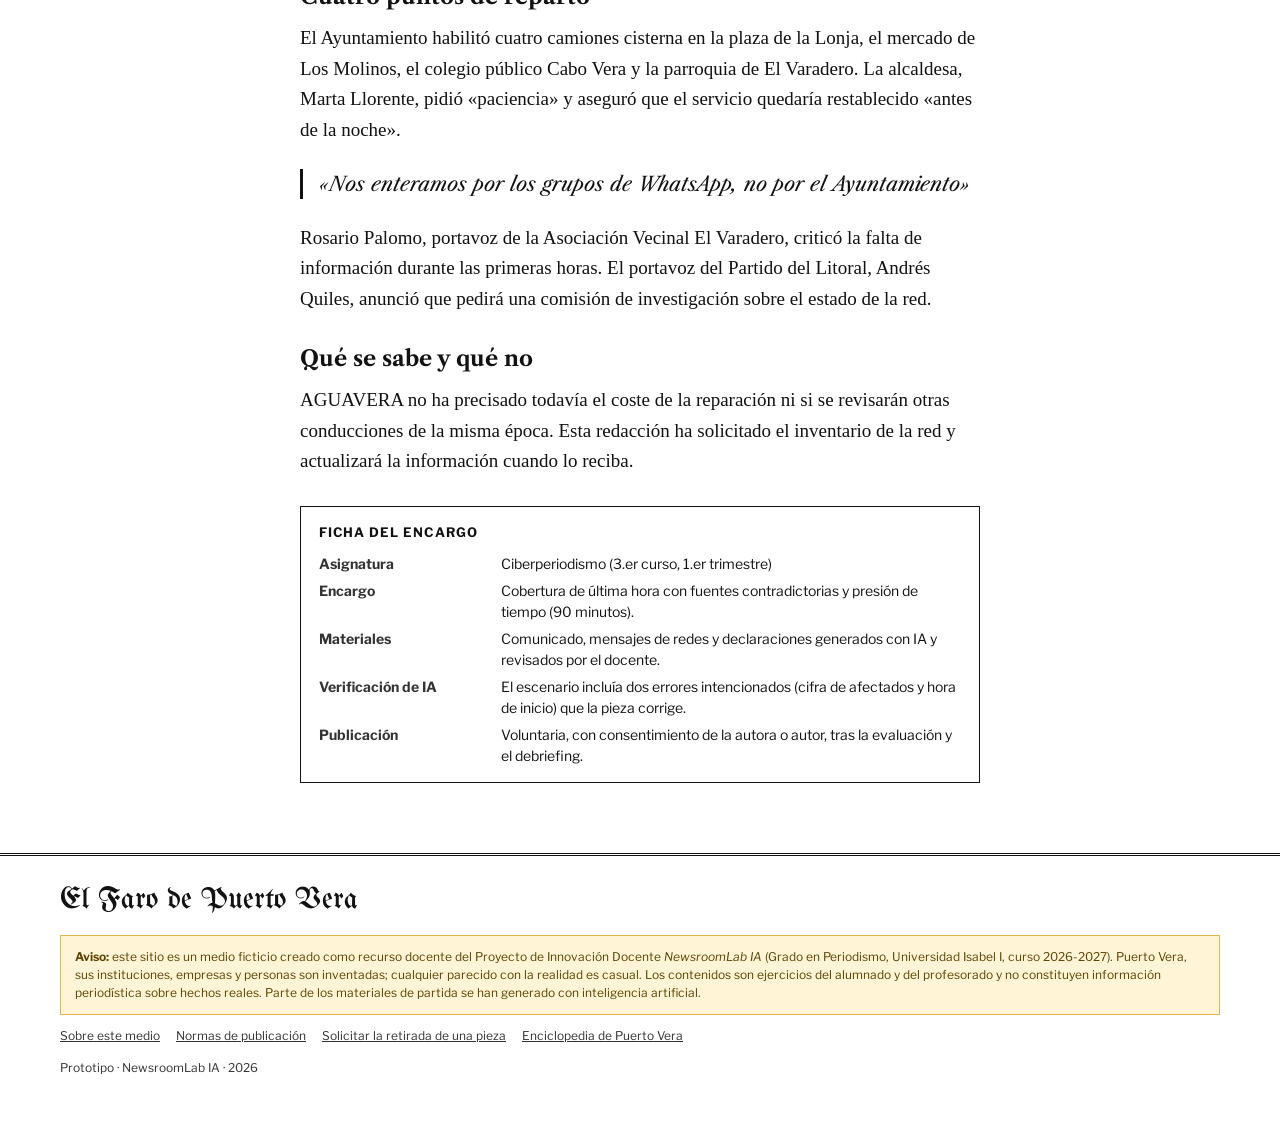
<file: noticia.html>
<!doctype html>
<html lang="es">
<head>
<meta charset="utf-8">
<meta name="viewport" content="width=device-width, initial-scale=1">
<meta name="robots" content="noindex, nofollow">
<title>[Simulación] Un corte de agua deja sin suministro a tres barrios · El Faro de Puerto Vera</title>
<meta name="description" content="Pieza de práctica de un medio ficticio (NewsroomLab IA, Universidad Isabel I). No describe hechos reales.">
<link rel="preconnect" href="https://fonts.googleapis.com">
<link rel="preconnect" href="https://fonts.gstatic.com" crossorigin>
<link href="https://fonts.googleapis.com/css2?family=Libre+Caslon+Text:ital,wght@0,400;0,700;1,400&family=Libre+Franklin:wght@400;600;700&family=UnifrakturMaguntia&display=swap" rel="stylesheet">
<link rel="stylesheet" href="assets/css/style.css">
</head>
<body>

<div class="sim-bar" role="note">
  <div class="wrap">
    <strong>SIMULACIÓN</strong>
    <span>Medio ficticio con fines docentes (Proyecto de Innovación Docente NewsroomLab IA, Universidad Isabel I). Puerto Vera no existe y nada de lo publicado aquí es información sobre hechos reales.</span>
    <a href="sobre.html">Qué es este medio</a>
  </div>
</div>

<header class="wrap">
  <div class="masthead" style="padding-top:14px">
    <a href="index.html"><h1 style="font-size:clamp(30px,5vw,46px)">El Faro de Puerto Vera</h1></a>
  </div>
</header>

<nav class="mainnav" aria-label="Secciones" style="margin-top:10px;border-top:1px solid #121212">
  <div class="wrap">
    <ul>
      <li><a href="index.html">Portada</a></li>
      <li><a href="index.html#local">Local</a></li>
      <li><a href="index.html#local">Política</a></li>
      <li><a href="index.html#datos">Datos</a></li>
      <li><a href="index.html#verificacion">Verificación</a></li>
      <li><a href="index.html#investigacion">Investigación</a></li>
      <li><a href="index.html#cultura">Cultura</a></li>
      <li><a href="index.html#opinion">Opinión</a></li>
      <li class="sep" aria-hidden="true"></li>
      <li><a href="puerto-vera.html">La ciudad</a></li>
      <li><a href="index.html#aula" class="about">Actividades del aula</a></li>
      <li><a href="sobre.html" class="about">Sobre este medio</a></li>
    </ul>
  </div>
</nav>

<main class="wrap">
  <article class="article">
    <p class="kicker">Local · Última hora <span class="badge-sim">Simulación</span></p>
    <h1 class="hl hl-xl">Un corte de agua deja sin suministro a tres barrios de Puerto Vera durante doce horas</h1>
    <p class="dek">La empresa municipal atribuye la avería a una tubería de 1978. Los vecinos de El Varadero denuncian que nadie les avisó hasta media mañana.</p>

    <div class="meta">
      <span>Por <strong>[Nombre del estudiante o seudónimo]</strong> · Redacción</span>
      <span>2 de octubre de 2026 · 3 min</span>
    </div>

    <div class="inline-sim">
      <strong>Pieza de práctica en un medio simulado</strong>
      Esta noticia es un ejercicio del Grado en Periodismo (Universidad Isabel I). Los hechos, las personas y las declaraciones son ficticios y forman parte de un escenario didáctico.
    </div>

    <div class="body">
      <p>Los barrios de El Varadero, Los Molinos y parte del Centro Histórico de Puerto Vera permanecieron sin agua corriente desde las 6.40 hasta las 18.50 de este viernes por la rotura de una conducción principal en la calle Atarazanas, según confirmó Aguas de Puerto Vera (AGUAVERA).</p>
      <p>La empresa municipal explicó en un comunicado que la tubería afectada, instalada en 1978, «estaba incluida en el plan de renovación previsto para 2027». Unas 9.000 personas se vieron afectadas, de acuerdo con la estimación de la propia compañía.</p>

      <figure style="margin:24px 0">
        <div class="ph">Fotografía ilustrativa (simulación)</div>
        <figcaption>Imagen de la simulación. Las fotografías de este medio son ilustrativas o generadas y no muestran lugares reales.</figcaption>
      </figure>

      <h2>Cuatro puntos de reparto</h2>
      <p>El Ayuntamiento habilitó cuatro camiones cisterna en la plaza de la Lonja, el mercado de Los Molinos, el colegio público Cabo Vera y la parroquia de El Varadero. La alcaldesa, Marta Llorente, pidió «paciencia» y aseguró que el servicio quedaría restablecido «antes de la noche».</p>
      <blockquote>«Nos enteramos por los grupos de WhatsApp, no por el Ayuntamiento»</blockquote>
      <p>Rosario Palomo, portavoz de la Asociación Vecinal El Varadero, criticó la falta de información durante las primeras horas. El portavoz del Partido del Litoral, Andrés Quiles, anunció que pedirá una comisión de investigación sobre el estado de la red.</p>

      <h2>Qué se sabe y qué no</h2>
      <p>AGUAVERA no ha precisado todavía el coste de la reparación ni si se revisarán otras conducciones de la misma época. Esta redacción ha solicitado el inventario de la red y actualizará la información cuando lo reciba.</p>
    </div>

    <section class="brief-card" aria-label="Ficha del encargo">
      <h2>Ficha del encargo</h2>
      <dl>
        <dt>Asignatura</dt><dd>Ciberperiodismo (3.er curso, 1.er trimestre)</dd>
        <dt>Encargo</dt><dd>Cobertura de última hora con fuentes contradictorias y presión de tiempo (90 minutos).</dd>
        <dt>Materiales</dt><dd>Comunicado, mensajes de redes y declaraciones generados con IA y revisados por el docente.</dd>
        <dt>Verificación de IA</dt><dd>El escenario incluía dos errores intencionados (cifra de afectados y hora de inicio) que la pieza corrige.</dd>
        <dt>Publicación</dt><dd>Voluntaria, con consentimiento de la autora o autor, tras la evaluación y el debriefing.</dd>
      </dl>
    </section>
  </article>
</main>

<footer class="site-footer">
  <div class="wrap">
    <p class="footer-name">El Faro de Puerto Vera</p>
    <div class="legal">
      <strong>Aviso:</strong> este sitio es un medio ficticio creado como recurso docente del Proyecto de Innovación Docente <em>NewsroomLab IA</em> (Grado en Periodismo, Universidad Isabel I, curso 2026-2027). Puerto Vera, sus instituciones, empresas y personas son inventadas; cualquier parecido con la realidad es casual. Los contenidos son ejercicios del alumnado y del profesorado y no constituyen información periodística sobre hechos reales. Parte de los materiales de partida se han generado con inteligencia artificial.
    </div>
    <nav aria-label="Pie">
      <a href="sobre.html">Sobre este medio</a>
      <a href="sobre.html#normas">Normas de publicación</a>
      <a href="sobre.html#retirada">Solicitar la retirada de una pieza</a>
      <a href="puerto-vera.html">Enciclopedia de Puerto Vera</a>
    </nav>
    <p style="margin-top:14px">Prototipo · NewsroomLab IA · 2026</p>
  </div>
</footer>

</body>
</html>
</file>
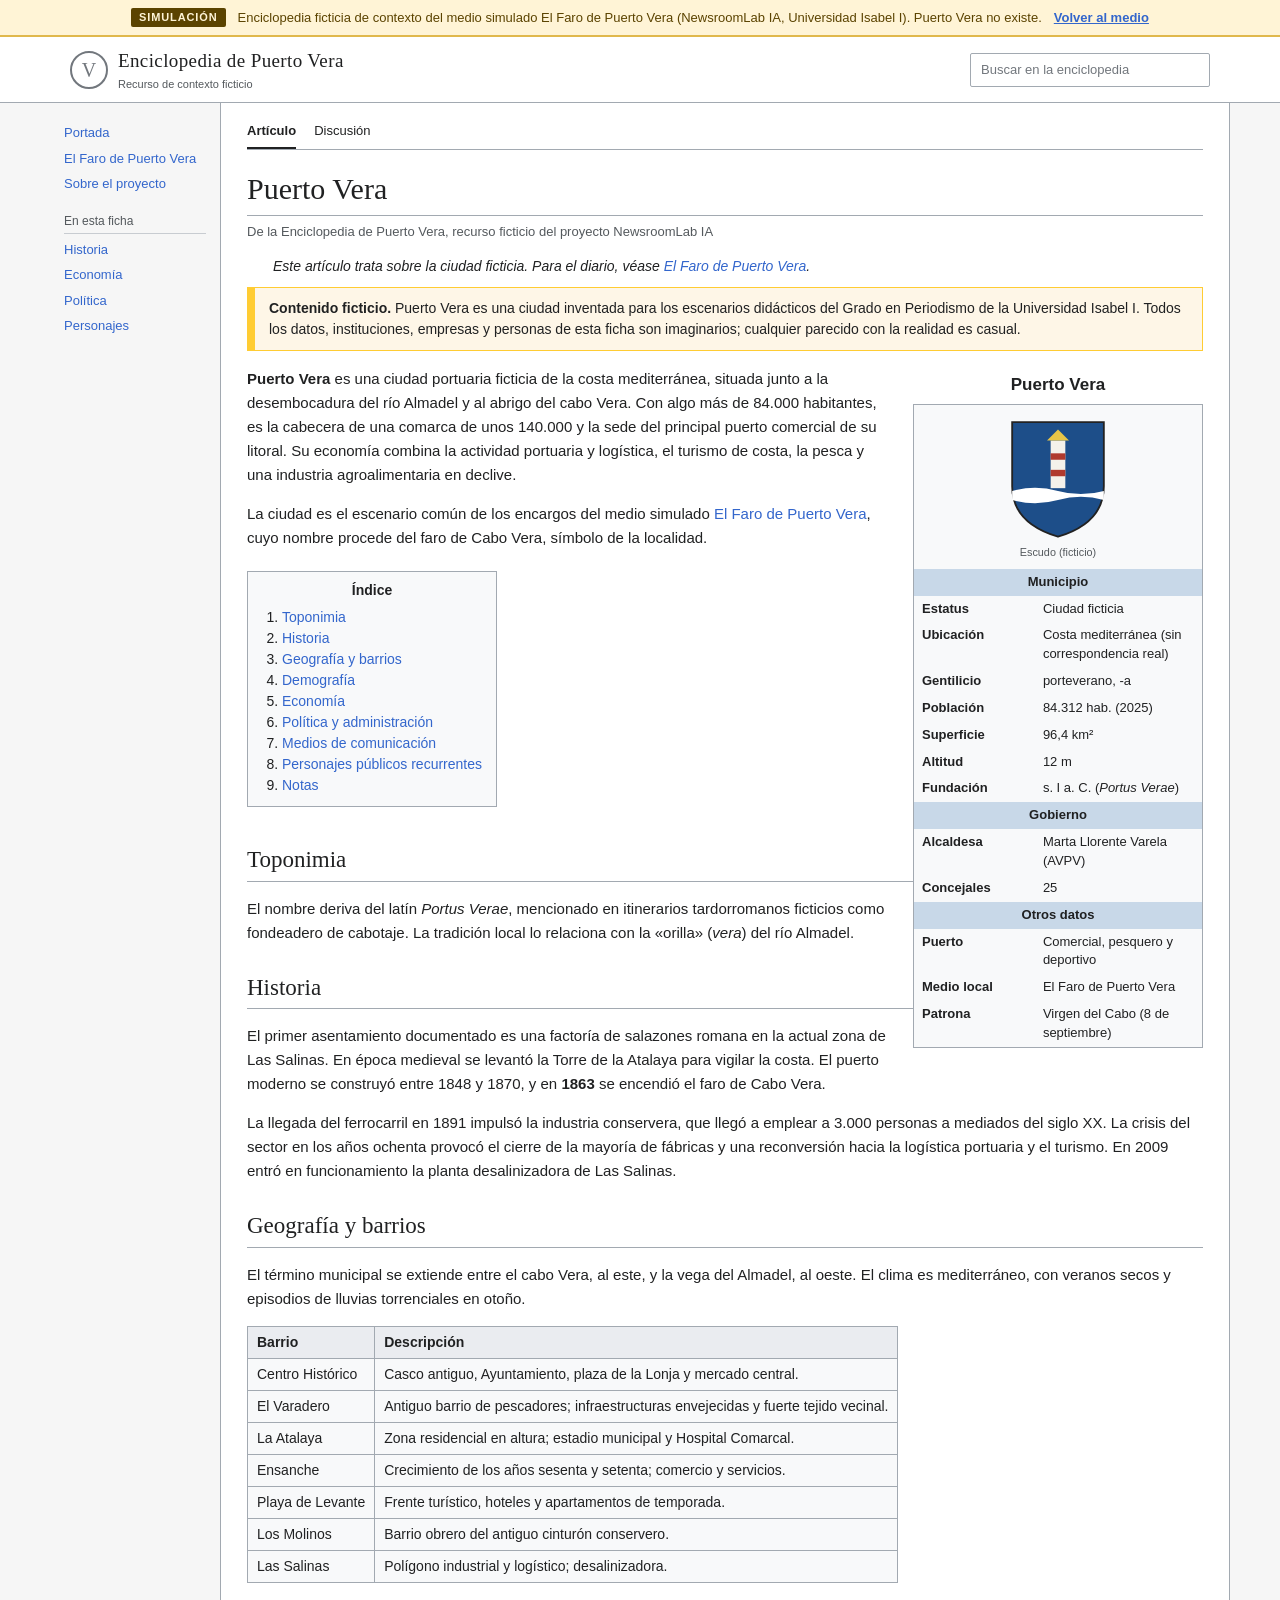
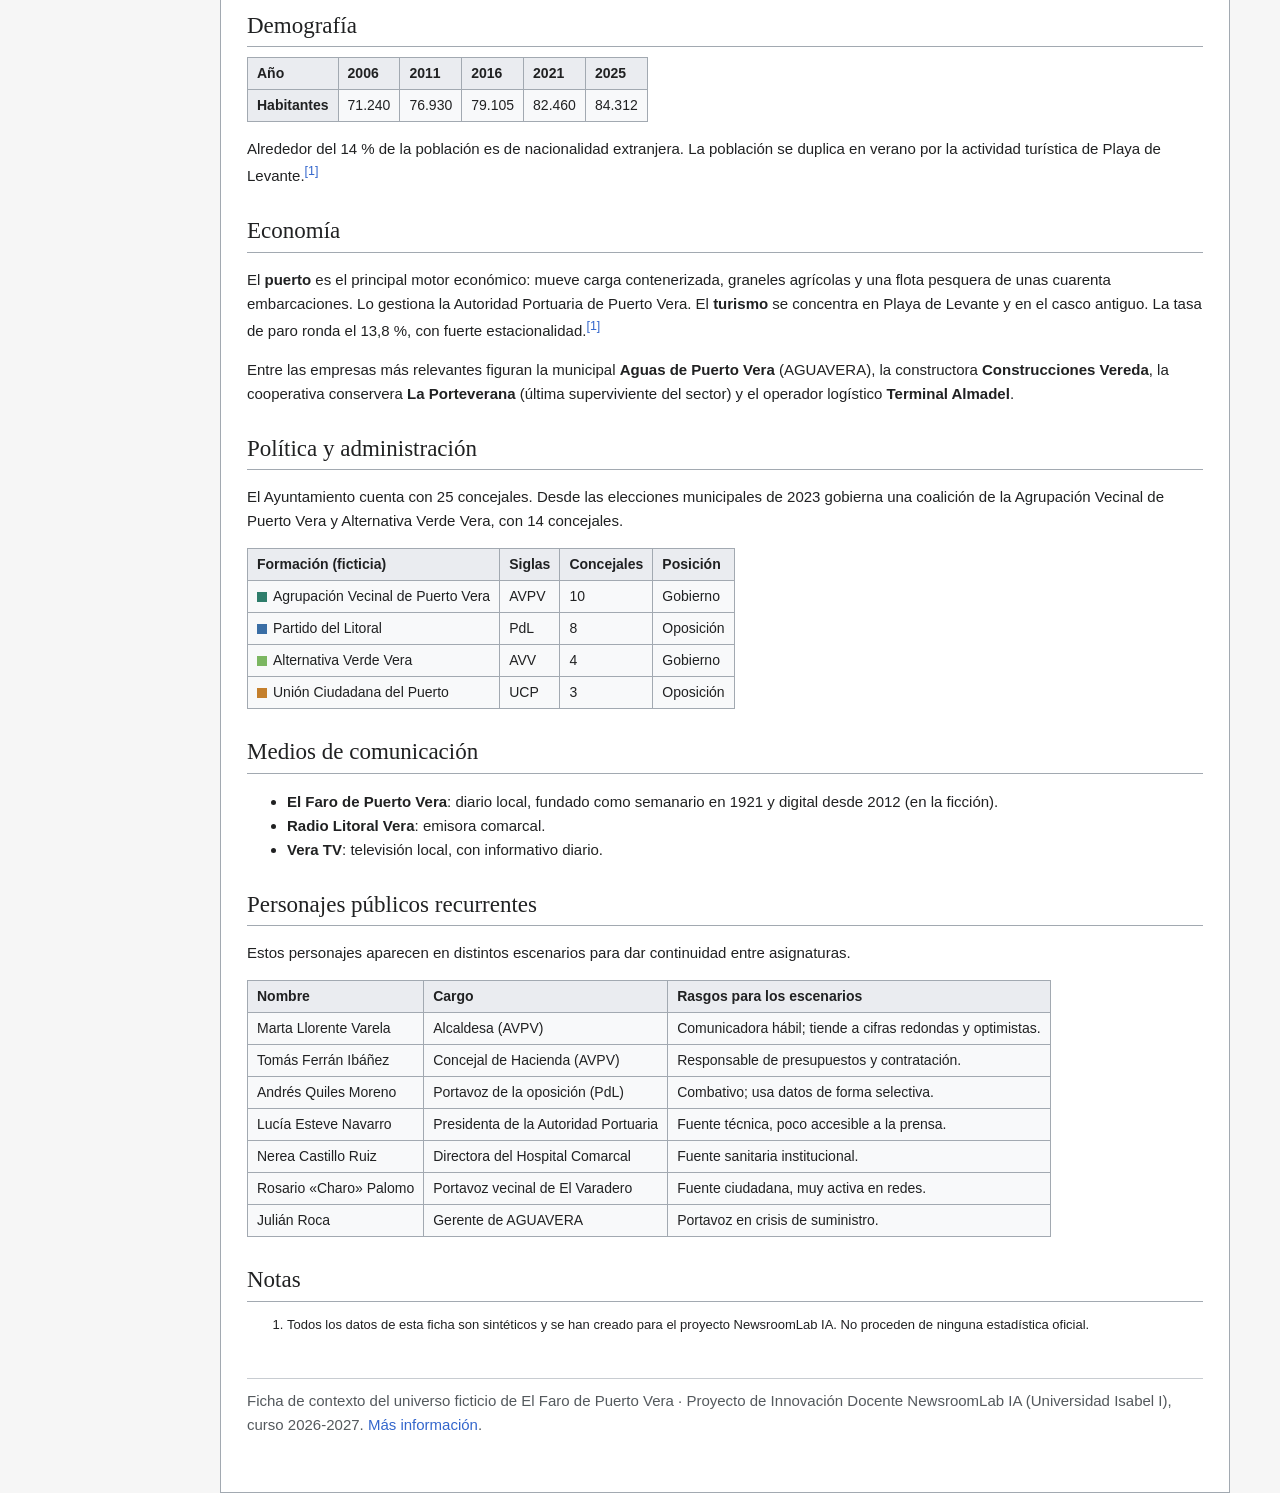
<file: puerto-vera.html>
<!doctype html>
<html lang="es">
<head>
<meta charset="utf-8">
<meta name="viewport" content="width=device-width, initial-scale=1">
<meta name="robots" content="noindex, nofollow">
<title>Puerto Vera (ciudad ficticia) · Enciclopedia de Puerto Vera</title>
<meta name="description" content="Ficha de contexto de Puerto Vera, ciudad ficticia del medio simulado El Faro de Puerto Vera (NewsroomLab IA, Universidad Isabel I).">
<link rel="stylesheet" href="assets/css/style.css">
<link rel="stylesheet" href="assets/css/wiki.css">
</head>
<body class="wiki">

<div class="sim-bar" role="note">
  <div class="wrap">
    <strong>SIMULACIÓN</strong>
    <span>Enciclopedia ficticia de contexto del medio simulado El Faro de Puerto Vera (NewsroomLab IA, Universidad Isabel I). Puerto Vera no existe.</span>
    <a href="index.html">Volver al medio</a>
  </div>
</div>

<div class="wiki-top">
  <div class="inner">
    <a class="wiki-brand" href="puerto-vera.html">
      <span class="globe" aria-hidden="true">V</span>
      <span><b>Enciclopedia de Puerto Vera</b><small>Recurso de contexto ficticio</small></span>
    </a>
    <div class="wiki-search" aria-hidden="true">Buscar en la enciclopedia</div>
  </div>
</div>

<div class="wiki-layout">
  <aside class="wiki-side">
    <ul>
      <li><a href="puerto-vera.html">Portada</a></li>
      <li><a href="index.html">El Faro de Puerto Vera</a></li>
      <li><a href="sobre.html">Sobre el proyecto</a></li>
    </ul>
    <h4>En esta ficha</h4>
    <ul>
      <li><a href="#historia">Historia</a></li>
      <li><a href="#economia">Economía</a></li>
      <li><a href="#politica">Política</a></li>
      <li><a href="#personajes">Personajes</a></li>
    </ul>
  </aside>

  <main class="wiki-main">
    <div class="wiki-tabs"><span class="on">Artículo</span><span>Discusión</span></div>

    <h1>Puerto Vera</h1>
    <p class="from">De la Enciclopedia de Puerto Vera, recurso ficticio del proyecto NewsroomLab IA</p>
    <p class="hatnote">Este artículo trata sobre la ciudad ficticia. Para el diario, véase <a href="index.html">El Faro de Puerto Vera</a>.</p>

    <div class="fiction-box">
      <strong>Contenido ficticio.</strong> Puerto Vera es una ciudad inventada para los escenarios didácticos del Grado en Periodismo de la Universidad Isabel I. Todos los datos, instituciones, empresas y personas de esta ficha son imaginarios; cualquier parecido con la realidad es casual.
    </div>

    <table class="infobox">
      <caption>Puerto Vera</caption>
      <tr><td colspan="2" class="ib-img">
        <svg viewBox="0 0 120 140" width="110" role="img" aria-label="Escudo ficticio de Puerto Vera">
          <path d="M10 10 H110 V80 Q110 120 60 135 Q10 120 10 80Z" fill="#1d4e89" stroke="#222" stroke-width="2"/>
          <path d="M10 85 Q35 78 60 85 T110 85 V95 Q85 88 60 95 T10 95Z" fill="#fff"/>
          <rect x="52" y="30" width="16" height="52" fill="#f4f1ea"/>
          <rect x="52" y="44" width="16" height="7" fill="#b03a2e"/>
          <rect x="52" y="62" width="16" height="7" fill="#b03a2e"/>
          <polygon points="60,18 48,30 72,30" fill="#e8c547"/>
        </svg>
        <small>Escudo (ficticio)</small>
      </td></tr>
      <tr><td colspan="2" class="ib-head">Municipio</td></tr>
      <tr><th>Estatus</th><td>Ciudad ficticia</td></tr>
      <tr><th>Ubicación</th><td>Costa mediterránea (sin correspondencia real)</td></tr>
      <tr><th>Gentilicio</th><td>porteverano, -a</td></tr>
      <tr><th>Población</th><td>84.312 hab. (2025)</td></tr>
      <tr><th>Superficie</th><td>96,4 km²</td></tr>
      <tr><th>Altitud</th><td>12 m</td></tr>
      <tr><th>Fundación</th><td>s. I a. C. (<i>Portus Verae</i>)</td></tr>
      <tr><td colspan="2" class="ib-head">Gobierno</td></tr>
      <tr><th>Alcaldesa</th><td>Marta Llorente Varela (AVPV)</td></tr>
      <tr><th>Concejales</th><td>25</td></tr>
      <tr><td colspan="2" class="ib-head">Otros datos</td></tr>
      <tr><th>Puerto</th><td>Comercial, pesquero y deportivo</td></tr>
      <tr><th>Medio local</th><td>El Faro de Puerto Vera</td></tr>
      <tr><th>Patrona</th><td>Virgen del Cabo (8 de septiembre)</td></tr>
    </table>

    <p><b>Puerto Vera</b> es una ciudad portuaria ficticia de la costa mediterránea, situada junto a la desembocadura del río Almadel y al abrigo del cabo Vera. Con algo más de 84.000 habitantes, es la cabecera de una comarca de unos 140.000 y la sede del principal puerto comercial de su litoral. Su economía combina la actividad portuaria y logística, el turismo de costa, la pesca y una industria agroalimentaria en declive.</p>
    <p>La ciudad es el escenario común de los encargos del medio simulado <a href="index.html">El Faro de Puerto Vera</a>, cuyo nombre procede del faro de Cabo Vera, símbolo de la localidad.</p>

    <div class="toc" role="navigation" aria-label="Índice">
      <b>Índice</b>
      <ol>
        <li><a href="#toponimia">Toponimia</a></li>
        <li><a href="#historia">Historia</a></li>
        <li><a href="#geografia">Geografía y barrios</a></li>
        <li><a href="#demografia">Demografía</a></li>
        <li><a href="#economia">Economía</a></li>
        <li><a href="#politica">Política y administración</a></li>
        <li><a href="#medios">Medios de comunicación</a></li>
        <li><a href="#personajes">Personajes públicos recurrentes</a></li>
        <li><a href="#notas">Notas</a></li>
      </ol>
    </div>

    <h2 id="toponimia">Toponimia</h2>
    <p>El nombre deriva del latín <i>Portus Verae</i>, mencionado en itinerarios tardorromanos ficticios como fondeadero de cabotaje. La tradición local lo relaciona con la «orilla» (<i>vera</i>) del río Almadel.</p>

    <h2 id="historia">Historia</h2>
    <p>El primer asentamiento documentado es una factoría de salazones romana en la actual zona de Las Salinas. En época medieval se levantó la Torre de la Atalaya para vigilar la costa. El puerto moderno se construyó entre 1848 y 1870, y en <b>1863</b> se encendió el faro de Cabo Vera.</p>
    <p>La llegada del ferrocarril en 1891 impulsó la industria conservera, que llegó a emplear a 3.000 personas a mediados del siglo XX. La crisis del sector en los años ochenta provocó el cierre de la mayoría de fábricas y una reconversión hacia la logística portuaria y el turismo. En 2009 entró en funcionamiento la planta desalinizadora de Las Salinas.</p>

    <h2 id="geografia">Geografía y barrios</h2>
    <p>El término municipal se extiende entre el cabo Vera, al este, y la vega del Almadel, al oeste. El clima es mediterráneo, con veranos secos y episodios de lluvias torrenciales en otoño.</p>
    <table class="wikitable">
      <tr><th>Barrio</th><th>Descripción</th></tr>
      <tr><td>Centro Histórico</td><td>Casco antiguo, Ayuntamiento, plaza de la Lonja y mercado central.</td></tr>
      <tr><td>El Varadero</td><td>Antiguo barrio de pescadores; infraestructuras envejecidas y fuerte tejido vecinal.</td></tr>
      <tr><td>La Atalaya</td><td>Zona residencial en altura; estadio municipal y Hospital Comarcal.</td></tr>
      <tr><td>Ensanche</td><td>Crecimiento de los años sesenta y setenta; comercio y servicios.</td></tr>
      <tr><td>Playa de Levante</td><td>Frente turístico, hoteles y apartamentos de temporada.</td></tr>
      <tr><td>Los Molinos</td><td>Barrio obrero del antiguo cinturón conservero.</td></tr>
      <tr><td>Las Salinas</td><td>Polígono industrial y logístico; desalinizadora.</td></tr>
    </table>

    <h2 id="demografia">Demografía</h2>
    <table class="wikitable">
      <tr><th>Año</th><th>2006</th><th>2011</th><th>2016</th><th>2021</th><th>2025</th></tr>
      <tr><th>Habitantes</th><td>71.240</td><td>76.930</td><td>79.105</td><td>82.460</td><td>84.312</td></tr>
    </table>
    <p>Alrededor del 14 % de la población es de nacionalidad extranjera. La población se duplica en verano por la actividad turística de Playa de Levante.<sup><a href="#n1">[1]</a></sup></p>

    <h2 id="economia">Economía</h2>
    <p>El <b>puerto</b> es el principal motor económico: mueve carga contenerizada, graneles agrícolas y una flota pesquera de unas cuarenta embarcaciones. Lo gestiona la Autoridad Portuaria de Puerto Vera. El <b>turismo</b> se concentra en Playa de Levante y en el casco antiguo. La tasa de paro ronda el 13,8 %, con fuerte estacionalidad.<sup><a href="#n1">[1]</a></sup></p>
    <p>Entre las empresas más relevantes figuran la municipal <b>Aguas de Puerto Vera</b> (AGUAVERA), la constructora <b>Construcciones Vereda</b>, la cooperativa conservera <b>La Porteverana</b> (última superviviente del sector) y el operador logístico <b>Terminal Almadel</b>.</p>

    <h2 id="politica">Política y administración</h2>
    <p>El Ayuntamiento cuenta con 25 concejales. Desde las elecciones municipales de 2023 gobierna una coalición de la Agrupación Vecinal de Puerto Vera y Alternativa Verde Vera, con 14 concejales.</p>
    <table class="wikitable">
      <tr><th>Formación (ficticia)</th><th>Siglas</th><th>Concejales</th><th>Posición</th></tr>
      <tr><td><span class="party" style="background:#2e7d6b"></span>Agrupación Vecinal de Puerto Vera</td><td>AVPV</td><td>10</td><td>Gobierno</td></tr>
      <tr><td><span class="party" style="background:#3a6ea5"></span>Partido del Litoral</td><td>PdL</td><td>8</td><td>Oposición</td></tr>
      <tr><td><span class="party" style="background:#7bb661"></span>Alternativa Verde Vera</td><td>AVV</td><td>4</td><td>Gobierno</td></tr>
      <tr><td><span class="party" style="background:#c47f2c"></span>Unión Ciudadana del Puerto</td><td>UCP</td><td>3</td><td>Oposición</td></tr>
    </table>

    <h2 id="medios">Medios de comunicación</h2>
    <ul>
      <li><b>El Faro de Puerto Vera</b>: diario local, fundado como semanario en 1921 y digital desde 2012 (en la ficción).</li>
      <li><b>Radio Litoral Vera</b>: emisora comarcal.</li>
      <li><b>Vera TV</b>: televisión local, con informativo diario.</li>
    </ul>

    <h2 id="personajes">Personajes públicos recurrentes</h2>
    <p>Estos personajes aparecen en distintos escenarios para dar continuidad entre asignaturas.</p>
    <table class="wikitable">
      <tr><th>Nombre</th><th>Cargo</th><th>Rasgos para los escenarios</th></tr>
      <tr><td>Marta Llorente Varela</td><td>Alcaldesa (AVPV)</td><td>Comunicadora hábil; tiende a cifras redondas y optimistas.</td></tr>
      <tr><td>Tomás Ferrán Ibáñez</td><td>Concejal de Hacienda (AVPV)</td><td>Responsable de presupuestos y contratación.</td></tr>
      <tr><td>Andrés Quiles Moreno</td><td>Portavoz de la oposición (PdL)</td><td>Combativo; usa datos de forma selectiva.</td></tr>
      <tr><td>Lucía Esteve Navarro</td><td>Presidenta de la Autoridad Portuaria</td><td>Fuente técnica, poco accesible a la prensa.</td></tr>
      <tr><td>Nerea Castillo Ruiz</td><td>Directora del Hospital Comarcal</td><td>Fuente sanitaria institucional.</td></tr>
      <tr><td>Rosario «Charo» Palomo</td><td>Portavoz vecinal de El Varadero</td><td>Fuente ciudadana, muy activa en redes.</td></tr>
      <tr><td>Julián Roca</td><td>Gerente de AGUAVERA</td><td>Portavoz en crisis de suministro.</td></tr>
    </table>

    <h2 id="notas">Notas</h2>
    <ol class="refs">
      <li id="n1">Todos los datos de esta ficha son sintéticos y se han creado para el proyecto NewsroomLab IA. No proceden de ninguna estadística oficial.</li>
    </ol>

    <div class="clear"></div>
    <p class="wiki-foot">Ficha de contexto del universo ficticio de El Faro de Puerto Vera · Proyecto de Innovación Docente NewsroomLab IA (Universidad Isabel I), curso 2026-2027. <a href="sobre.html">Más información</a>.</p>
  </main>
</div>

</body>
</html>
</file>
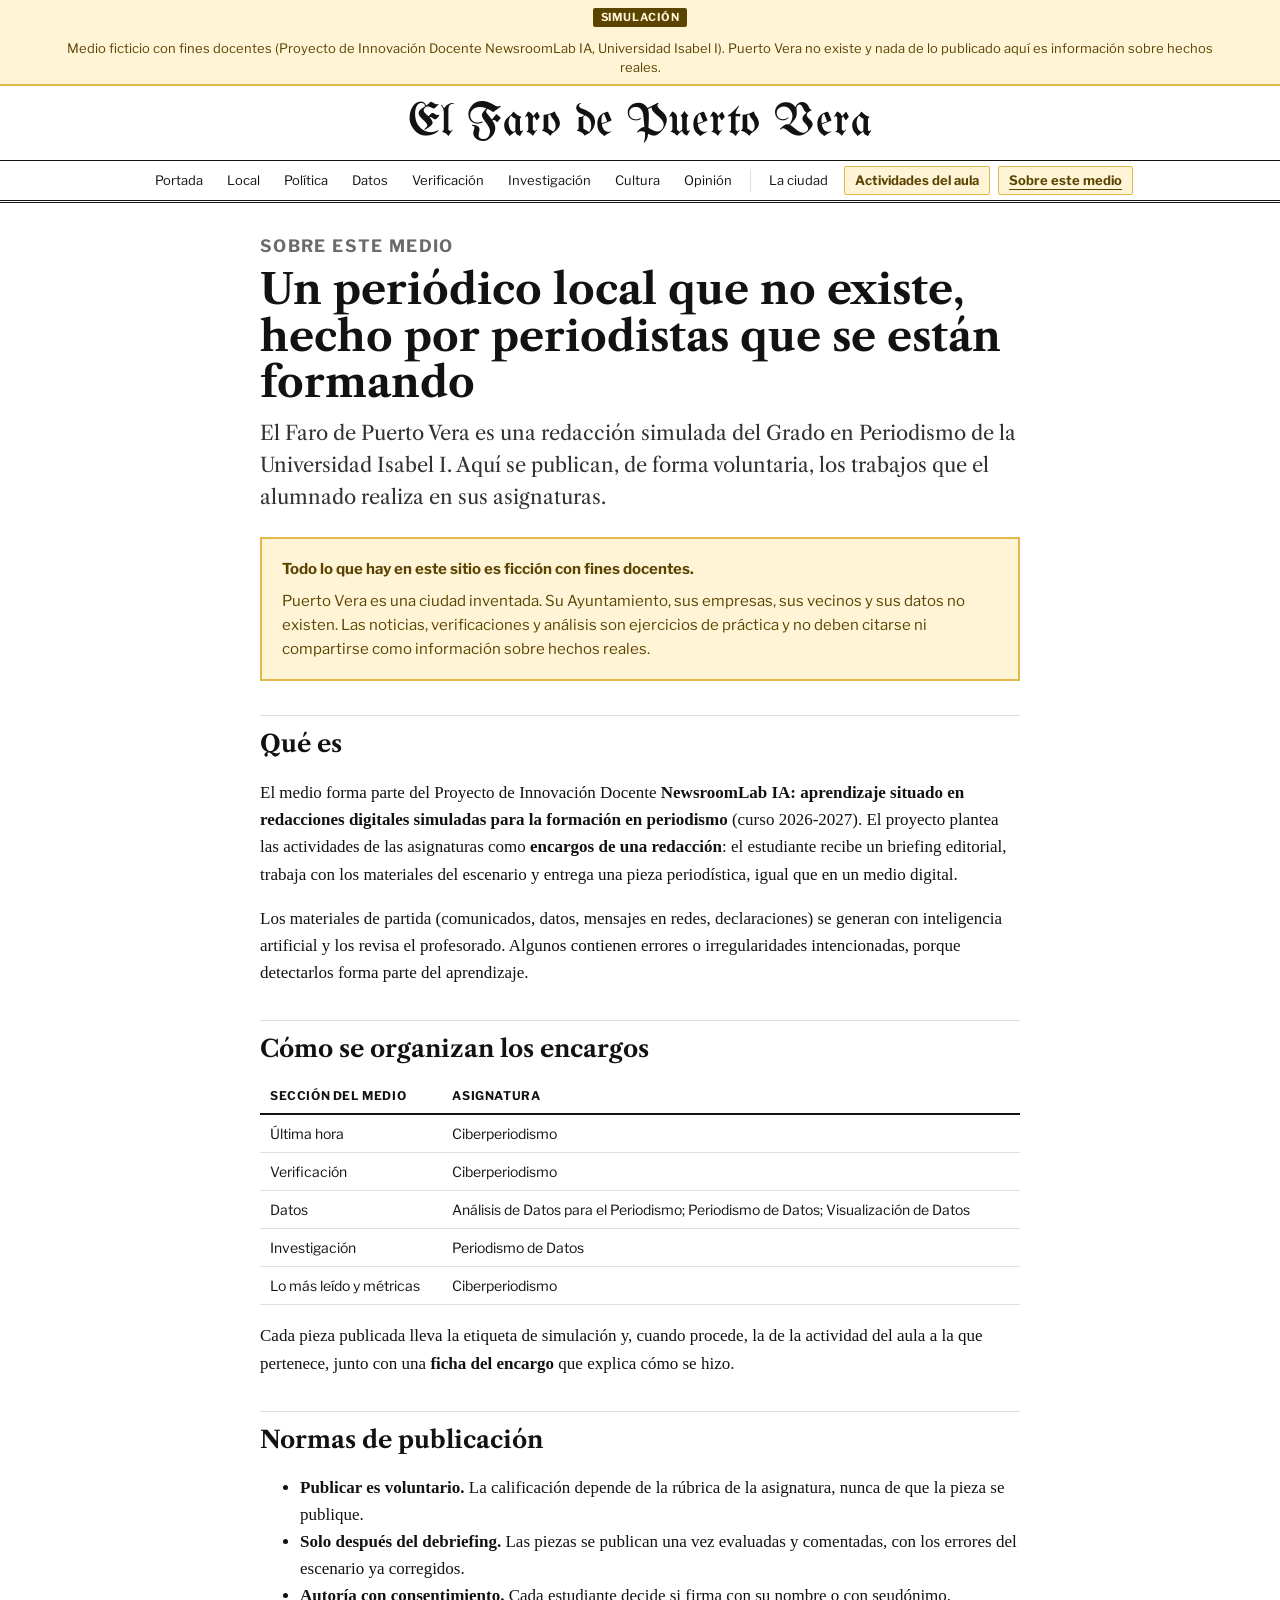
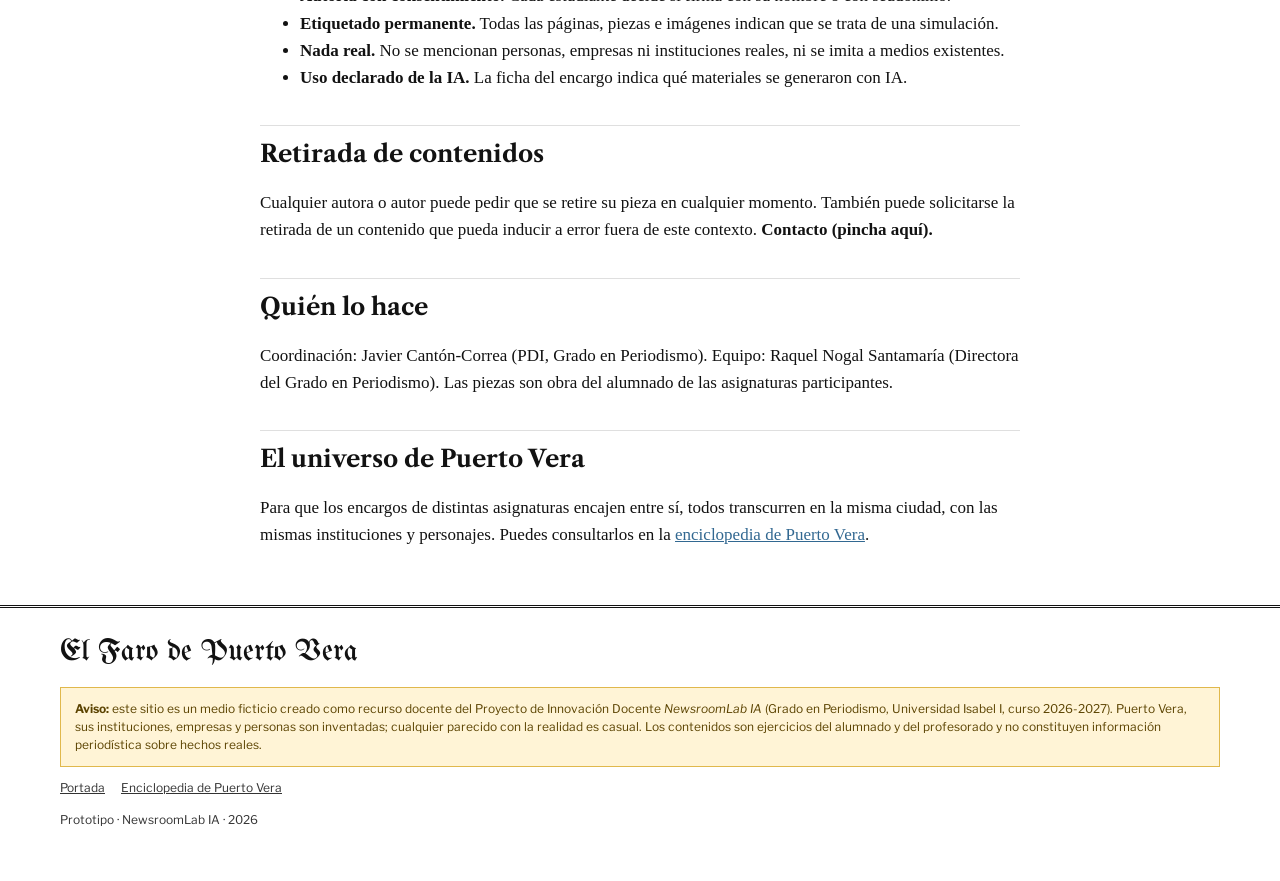
<file: sobre.html>
<!doctype html>
<html lang="es">
<head>
<meta charset="utf-8">
<meta name="viewport" content="width=device-width, initial-scale=1">
<meta name="robots" content="noindex, nofollow">
<title>Sobre este medio (simulación) · El Faro de Puerto Vera</title>
<meta name="description" content="Qué es El Faro de Puerto Vera: un medio ficticio del Proyecto de Innovación Docente NewsroomLab IA (Universidad Isabel I).">
<link rel="preconnect" href="https://fonts.googleapis.com">
<link rel="preconnect" href="https://fonts.gstatic.com" crossorigin>
<link href="https://fonts.googleapis.com/css2?family=Libre+Caslon+Text:ital,wght@0,400;0,700;1,400&family=Libre+Franklin:wght@400;600;700&family=UnifrakturMaguntia&display=swap" rel="stylesheet">
<link rel="stylesheet" href="assets/css/style.css">
</head>
<body>

<div class="sim-bar" role="note">
  <div class="wrap">
    <strong>SIMULACIÓN</strong>
    <span>Medio ficticio con fines docentes (Proyecto de Innovación Docente NewsroomLab IA, Universidad Isabel I). Puerto Vera no existe y nada de lo publicado aquí es información sobre hechos reales.</span>
  </div>
</div>

<header class="wrap">
  <div class="masthead" style="padding-top:14px">
    <a href="index.html"><h1 style="font-size:clamp(30px,5vw,46px)">El Faro de Puerto Vera</h1></a>
  </div>
</header>

<nav class="mainnav" aria-label="Secciones" style="margin-top:10px;border-top:1px solid #121212">
  <div class="wrap">
    <ul>
      <li><a href="index.html">Portada</a></li>
      <li><a href="index.html#local">Local</a></li>
      <li><a href="index.html#local">Política</a></li>
      <li><a href="index.html#datos">Datos</a></li>
      <li><a href="index.html#verificacion">Verificación</a></li>
      <li><a href="index.html#investigacion">Investigación</a></li>
      <li><a href="index.html#cultura">Cultura</a></li>
      <li><a href="index.html#opinion">Opinión</a></li>
      <li class="sep" aria-hidden="true"></li>
      <li><a href="puerto-vera.html">La ciudad</a></li>
      <li><a href="index.html#aula" class="about">Actividades del aula</a></li>
      <li><a href="sobre.html" class="about" aria-current="page">Sobre este medio</a></li>
    </ul>
  </div>
</nav>

<main class="wrap">
  <article class="page">
    <p class="kicker">Sobre este medio</p>
    <h1>Un periódico local que no existe, hecho por periodistas que se están formando</h1>
    <p class="dek">El Faro de Puerto Vera es una redacción simulada del Grado en Periodismo de la Universidad Isabel I. Aquí se publican, de forma voluntaria, los trabajos que el alumnado realiza en sus asignaturas.</p>

    <div class="notice-big">
      <p><strong>Todo lo que hay en este sitio es ficción con fines docentes.</strong></p>
      <p>Puerto Vera es una ciudad inventada. Su Ayuntamiento, sus empresas, sus vecinos y sus datos no existen. Las noticias, verificaciones y análisis son ejercicios de práctica y no deben citarse ni compartirse como información sobre hechos reales.</p>
    </div>

    <h2>Qué es</h2>
    <p>El medio forma parte del Proyecto de Innovación Docente <strong>NewsroomLab IA: aprendizaje situado en redacciones digitales simuladas para la formación en periodismo</strong> (curso 2026-2027). El proyecto plantea las actividades de las asignaturas como <strong>encargos de una redacción</strong>: el estudiante recibe un briefing editorial, trabaja con los materiales del escenario y entrega una pieza periodística, igual que en un medio digital.</p>
    <p>Los materiales de partida (comunicados, datos, mensajes en redes, declaraciones) se generan con inteligencia artificial y los revisa el profesorado. Algunos contienen errores o irregularidades intencionadas, porque detectarlos forma parte del aprendizaje.</p>

    <h2>Cómo se organizan los encargos</h2>
    <table class="plain">
      <thead><tr><th>Sección del medio</th><th>Asignatura</th></tr></thead>
      <tbody>
        <tr><td>Última hora</td><td>Ciberperiodismo</td></tr>
        <tr><td>Verificación</td><td>Ciberperiodismo</td></tr>
        <tr><td>Datos</td><td>Análisis de Datos para el Periodismo; Periodismo de Datos; Visualización de Datos</td></tr>
        <tr><td>Investigación</td><td>Periodismo de Datos</td></tr>
        <tr><td>Lo más leído y métricas</td><td>Ciberperiodismo</td></tr>
      </tbody>
    </table>
    <p>Cada pieza publicada lleva la etiqueta de simulación y, cuando procede, la de la actividad del aula a la que pertenece, junto con una <strong>ficha del encargo</strong> que explica cómo se hizo.</p>

    <h2 id="normas">Normas de publicación</h2>
    <ul>
      <li><strong>Publicar es voluntario.</strong> La calificación depende de la rúbrica de la asignatura, nunca de que la pieza se publique.</li>
      <li><strong>Solo después del debriefing.</strong> Las piezas se publican una vez evaluadas y comentadas, con los errores del escenario ya corregidos.</li>
      <li><strong>Autoría con consentimiento.</strong> Cada estudiante decide si firma con su nombre o con seudónimo.</li>
      <li><strong>Etiquetado permanente.</strong> Todas las páginas, piezas e imágenes indican que se trata de una simulación.</li>
      <li><strong>Nada real.</strong> No se mencionan personas, empresas ni instituciones reales, ni se imita a medios existentes.</li>
      <li><strong>Uso declarado de la IA.</strong> La ficha del encargo indica qué materiales se generaron con IA.</li>
    </ul>

    <h2 id="retirada">Retirada de contenidos</h2>
    <p>Cualquier autora o autor puede pedir que se retire su pieza en cualquier momento. También puede solicitarse la retirada de un contenido que pueda inducir a error fuera de este contexto. <a href="mailto:franciscojavier.canton@ui1.es"><strong>Contacto (pincha aquí).</strong></a></p>
    <h2>Quién lo hace</h2>
    <p>Coordinación: Javier Cantón-Correa (PDI, Grado en Periodismo). Equipo: Raquel Nogal Santamaría (Directora del Grado en Periodismo). Las piezas son obra del alumnado de las asignaturas participantes.</p>

    <h2>El universo de Puerto Vera</h2>
    <p>Para que los encargos de distintas asignaturas encajen entre sí, todos transcurren en la misma ciudad, con las mismas instituciones y personajes. Puedes consultarlos en la <a href="puerto-vera.html" style="color:var(--link);text-decoration:underline">enciclopedia de Puerto Vera</a>.</p>
  </article>
</main>

<footer class="site-footer">
  <div class="wrap">
    <p class="footer-name">El Faro de Puerto Vera</p>
    <div class="legal">
      <strong>Aviso:</strong> este sitio es un medio ficticio creado como recurso docente del Proyecto de Innovación Docente <em>NewsroomLab IA</em> (Grado en Periodismo, Universidad Isabel I, curso 2026-2027). Puerto Vera, sus instituciones, empresas y personas son inventadas; cualquier parecido con la realidad es casual. Los contenidos son ejercicios del alumnado y del profesorado y no constituyen información periodística sobre hechos reales.
    </div>
    <nav aria-label="Pie">
      <a href="index.html">Portada</a>
      <a href="puerto-vera.html">Enciclopedia de Puerto Vera</a>
    </nav>
    <p style="margin-top:14px">Prototipo · NewsroomLab IA · 2026</p>
  </div>
</footer>

</body>
</html>
</file>
<file: assets/css/style.css>
/* El Faro de Puerto Vera · prototipo NewsroomLab IA
   Estilo de diario clásico (cabecera gótica, titulares con serifa, rejilla con filetes) */

:root {
  --ink: #121212;
  --ink-2: #333;
  --muted: #666;
  --rule: #dfdfdf;
  --rule-strong: #121212;
  --bg: #fff;
  --paper: #f7f7f5;
  --link: #326891;
  --sim-bg: #fff4d6;
  --sim-border: #e0b84c;
  --sim-ink: #5b4300;
  --kicker: #6b6b6b;
  --masthead: "UnifrakturMaguntia", "Old English Text MT", serif;
  --serif: "Libre Caslon Text", Georgia, "Times New Roman", serif;
  --body: Georgia, "Times New Roman", serif;
  --sans: "Libre Franklin", "Helvetica Neue", Arial, sans-serif;
}

* { box-sizing: border-box; }
html { -webkit-text-size-adjust: 100%; }
body {
  margin: 0;
  background: var(--bg);
  color: var(--ink);
  font-family: var(--body);
  line-height: 1.5;
}
a { color: inherit; text-decoration: none; }
a:hover { text-decoration: underline; }
img, svg { max-width: 100%; display: block; }

.wrap { max-width: 1200px; margin: 0 auto; padding: 0 20px; }

/* ---------- Banda de simulación (en todas las páginas) ---------- */
.sim-bar {
  background: var(--sim-bg);
  border-bottom: 2px solid var(--sim-border);
  color: var(--sim-ink);
  font-family: var(--sans);
  font-size: 13px;
  line-height: 1.4;
}
.sim-bar .wrap {
  display: flex; gap: 12px; align-items: center; justify-content: center;
  padding-top: 8px; padding-bottom: 8px; text-align: center; flex-wrap: wrap;
}
.sim-bar strong {
  background: var(--sim-ink); color: var(--sim-bg);
  padding: 2px 8px; border-radius: 2px; letter-spacing: .08em; font-size: 11px;
}
.sim-bar a { text-decoration: underline; font-weight: 600; }

/* ---------- Cabecera ---------- */
.topline {
  font-family: var(--sans); font-size: 12px; color: var(--ink-2);
  display: flex; justify-content: space-between; align-items: center;
  padding: 14px 0 6px; gap: 12px; flex-wrap: wrap;
}
.topline .edition { font-weight: 700; letter-spacing: .02em; }

.masthead { text-align: center; padding: 6px 0 4px; }
.masthead a { text-decoration: none; }
.masthead h1 {
  font-family: var(--masthead);
  font-weight: 400;
  font-size: clamp(38px, 8vw, 78px);
  line-height: 1;
  margin: 0;
  letter-spacing: .01em;
}
.masthead .tagline {
  font-family: var(--serif); font-style: italic; font-size: 14px;
  color: var(--muted); margin: 8px 0 0;
}

.dateline {
  border-top: 1px solid var(--rule-strong);
  border-bottom: 1px solid var(--rule-strong);
  margin-top: 14px;
  font-family: var(--sans); font-size: 12px; font-weight: 600;
  display: flex; justify-content: space-between; gap: 12px; flex-wrap: wrap;
  padding: 6px 0;
}
.dateline .sim-tag { color: var(--sim-ink); }

/* ---------- Menú ---------- */
.mainnav {
  border-bottom: 3px double var(--rule-strong);
  font-family: var(--sans); font-size: 13px;
}
.mainnav ul {
  list-style: none; margin: 0; padding: 0;
  display: flex; justify-content: center; flex-wrap: wrap;
}
.mainnav li a {
  display: block; padding: 10px 12px; color: var(--ink);
}
.mainnav li a:hover { text-decoration: none; background: var(--paper); }
.mainnav li.sep { width: 1px; background: var(--rule); margin: 8px 6px; }
.mainnav li a.about {
  font-weight: 700; color: var(--sim-ink);
  background: var(--sim-bg); border: 1px solid var(--sim-border);
  margin: 5px 4px; padding: 4px 10px; border-radius: 2px;
}
.mainnav li a[aria-current="page"] { text-decoration: underline; text-underline-offset: 4px; }

/* ---------- Etiquetas comunes ---------- */
.kicker {
  font-family: var(--sans); font-size: 11px; font-weight: 700;
  text-transform: uppercase; letter-spacing: .08em; color: var(--kicker);
  margin: 0 0 6px; display: flex; gap: 8px; align-items: center; flex-wrap: wrap;
}
.badge-sim {
  font-family: var(--sans); font-size: 10px; font-weight: 700; letter-spacing: .06em;
  color: var(--sim-ink); background: var(--sim-bg); border: 1px solid var(--sim-border);
  padding: 1px 6px; border-radius: 2px; text-transform: uppercase;
}
.byline { font-family: var(--sans); font-size: 12px; color: var(--muted); margin: 8px 0 0; }

h2.hl, h3.hl {
  font-family: var(--serif); font-weight: 700; line-height: 1.15; margin: 0 0 8px;
}
.hl-xl { font-size: clamp(26px, 2.8vw, 34px); }
.hl-l  { font-size: 24px; }
.hl-m  { font-size: 19px; }
.hl-s  { font-size: 16px; }
.summary { font-size: 15px; color: var(--ink-2); margin: 0; }

/* ---------- Portada ---------- */
.front {
  display: grid;
  grid-template-columns: 2fr 1fr;
  gap: 0;
  padding: 20px 0;
  border-bottom: 1px solid var(--rule-strong);
}
.front > .col-main { padding-right: 24px; border-right: 1px solid var(--rule); }
.front > .col-side { padding-left: 24px; }

.lead { display: grid; grid-template-columns: 1fr 1.3fr; gap: 20px; }
.lead figure { margin: 0; }
.lead ul.bullets { margin: 12px 0 0; padding-left: 18px; font-size: 14px; color: var(--ink-2); }
.lead ul.bullets li { margin-bottom: 6px; }

.story { padding: 16px 0; border-top: 1px solid var(--rule); }
.story:first-child { border-top: 0; padding-top: 0; }

.row-2 {
  display: grid; grid-template-columns: 1fr 1fr; gap: 0;
  margin-top: 18px; border-top: 1px solid var(--rule);
}
.row-2 > article { padding: 16px 20px 0 0; }
.row-2 > article + article { padding: 16px 0 0 20px; border-left: 1px solid var(--rule); }

figure figcaption, .caption {
  font-family: var(--sans); font-size: 11px; color: var(--muted); margin-top: 6px; line-height: 1.4;
}
.ph {
  aspect-ratio: 3 / 2; width: 100%;
  background:
    repeating-linear-gradient(135deg, #ececea 0 10px, #e4e4e1 10px 20px);
  display: flex; align-items: center; justify-content: center;
  font-family: var(--sans); font-size: 11px; color: #777; text-align: center; padding: 8px;
}

.verdict {
  display: inline-block; font-family: var(--sans); font-weight: 700; font-size: 12px;
  letter-spacing: .06em; text-transform: uppercase;
  border: 2px solid var(--ink); padding: 2px 8px; margin-bottom: 8px;
}

.chart { margin: 10px 0 4px; }
.chart text { font-family: var(--sans); font-size: 11px; fill: var(--ink-2); }

.most-read ol { margin: 0; padding: 0; list-style: none; counter-reset: mr; }
.most-read li {
  counter-increment: mr; display: grid; grid-template-columns: 28px 1fr; gap: 8px;
  padding: 10px 0; border-top: 1px solid var(--rule);
  font-family: var(--serif); font-size: 15px; font-weight: 700; line-height: 1.25;
}
.most-read li::before {
  content: counter(mr); font-family: var(--serif); font-size: 22px; color: #9a9a9a; line-height: 1;
}

.opinion .author { font-family: var(--sans); font-size: 12px; font-weight: 700; text-transform: uppercase; letter-spacing: .05em; margin: 0 0 4px; }

/* Secciones inferiores */
.section-block { padding: 22px 0; border-bottom: 1px solid var(--rule-strong); }
.section-head {
  display: flex; justify-content: space-between; align-items: baseline;
  border-top: 2px solid var(--ink); padding-top: 6px; margin-bottom: 14px;
}
.section-head h2 { font-family: var(--sans); font-size: 15px; font-weight: 700; margin: 0; letter-spacing: .02em; }
.section-head span { font-family: var(--sans); font-size: 12px; color: var(--muted); }
.grid-4 { display: grid; grid-template-columns: repeat(4, 1fr); gap: 24px; }

/* Recuadro "qué es este medio" en portada */
.about-box {
  background: var(--sim-bg); border: 1px solid var(--sim-border);
  padding: 16px; font-family: var(--sans); font-size: 13px; color: var(--sim-ink);
  margin-top: 16px;
}
.about-box h3 { margin: 0 0 6px; font-size: 14px; }
.about-box p { margin: 0 0 8px; }
.about-box a { text-decoration: underline; font-weight: 700; }

/* ---------- Pie ---------- */
.site-footer {
  margin-top: 30px; border-top: 3px double var(--rule-strong);
  font-family: var(--sans); font-size: 12px; color: var(--ink-2);
  padding: 22px 0 40px;
}
.site-footer .footer-name { font-family: var(--masthead); font-size: 30px; margin: 0 0 10px; color: var(--ink); }
.site-footer .legal {
  background: var(--sim-bg); border: 1px solid var(--sim-border); color: var(--sim-ink);
  padding: 12px 14px; margin: 12px 0;
}
.site-footer nav { display: flex; gap: 16px; flex-wrap: wrap; margin-top: 10px; }
.site-footer nav a { text-decoration: underline; }

/* ---------- Página de noticia ---------- */
.article { max-width: 680px; margin: 0 auto; padding: 30px 0 10px; }
.article .hl-xl { font-size: clamp(28px, 4.4vw, 44px); }
.article .dek { font-family: var(--serif); font-size: 20px; color: var(--ink-2); line-height: 1.35; margin: 0 0 16px; }
.article .meta {
  font-family: var(--sans); font-size: 13px; color: var(--muted);
  border-top: 1px solid var(--rule); border-bottom: 1px solid var(--rule);
  padding: 10px 0; margin: 16px 0 20px; display: flex; justify-content: space-between; gap: 10px; flex-wrap: wrap;
}
.article .body p { font-size: 19px; line-height: 1.6; margin: 0 0 18px; }
.article .body h2 { font-family: var(--serif); font-size: 22px; margin: 28px 0 10px; }
.article .body blockquote {
  margin: 24px 0; padding: 0 0 0 16px; border-left: 3px solid var(--ink);
  font-family: var(--serif); font-style: italic; font-size: 20px;
}
.inline-sim {
  background: var(--sim-bg); border-left: 4px solid var(--sim-border);
  font-family: var(--sans); font-size: 14px; color: var(--sim-ink);
  padding: 12px 14px; margin: 0 0 22px;
}
.inline-sim strong { display: block; margin-bottom: 2px; }

.brief-card {
  border: 1px solid var(--ink); padding: 16px 18px; margin: 30px 0;
  font-family: var(--sans); font-size: 14px;
}
.brief-card h2 { font-family: var(--sans) !important; font-size: 13px !important; text-transform: uppercase; letter-spacing: .08em; margin: 0 0 10px !important; }
.brief-card dl { display: grid; grid-template-columns: 170px 1fr; gap: 6px 12px; margin: 0; }
.brief-card dt { font-weight: 700; color: var(--ink-2); }
.brief-card dd { margin: 0; }

/* ---------- Página "Sobre este medio" ---------- */
.page { max-width: 760px; margin: 0 auto; padding: 30px 0 10px; }
.page h1 { font-family: var(--serif); font-size: clamp(30px, 4.4vw, 42px); line-height: 1.1; margin: 0 0 12px; }
.page .dek { font-family: var(--serif); font-size: 20px; color: var(--ink-2); margin: 0 0 24px; }
.page h2 { font-family: var(--serif); font-size: 24px; margin: 34px 0 10px; padding-top: 10px; border-top: 1px solid var(--rule); }
.page p, .page li { font-size: 17px; line-height: 1.6; }
.notice-big {
  background: var(--sim-bg); border: 2px solid var(--sim-border); color: var(--sim-ink);
  padding: 18px 20px; font-family: var(--sans); font-size: 15px; line-height: 1.5;
}
.notice-big p { font-size: 15px; margin: 0 0 8px; }
.notice-big p:last-child { margin: 0; }
table.plain { width: 100%; border-collapse: collapse; font-family: var(--sans); font-size: 14px; margin: 12px 0; }
table.plain th, table.plain td { text-align: left; padding: 8px 10px; border-bottom: 1px solid var(--rule); vertical-align: top; }
table.plain th { border-bottom: 2px solid var(--ink); font-size: 12px; text-transform: uppercase; letter-spacing: .05em; }

/* ---------- Responsive ---------- */
@media (max-width: 900px) {
  .front { grid-template-columns: 1fr; }
  .front > .col-main { padding-right: 0; border-right: 0; }
  .front > .col-side { padding-left: 0; margin-top: 20px; border-top: 1px solid var(--rule-strong); padding-top: 16px; }
  .grid-4 { grid-template-columns: 1fr 1fr; }
}
@media (max-width: 640px) {
  .wrap { padding: 0 16px; }
  .lead { grid-template-columns: 1fr; }
  .row-2 { grid-template-columns: 1fr; }
  .row-2 > article { padding: 16px 0 0; }
  .row-2 > article + article { padding: 16px 0 0; border-left: 0; border-top: 1px solid var(--rule); margin-top: 16px; }
  .grid-4 { grid-template-columns: 1fr; }

  .mainnav ul { justify-content: flex-start; overflow-x: auto; flex-wrap: nowrap; }
  .mainnav li { flex: 0 0 auto; }
  .brief-card dl { grid-template-columns: 1fr; }
  .brief-card dd { margin-bottom: 8px; }
  .topline .tl-right { display: none; }
}

@media (max-width: 1100px) { .mainnav li a { padding: 10px 8px; } }
</file>
<file: assets/css/actividad.css>
/* El Faro de Puerto Vera · estilos de las piezas de actividad del aula (NewsroomLab IA) */

/* Etiqueta de actividad (distinta de la de simulación) */
.badge-act {
  font-family: var(--sans); font-size: 10px; font-weight: 700; letter-spacing: .06em;
  color: #1d3f58; background: #e6eff6; border: 1px solid #326891;
  padding: 1px 6px; border-radius: 2px; text-transform: uppercase;
}

/* Cuerpo ancho para piezas con componentes (mapa, infografía) */
.article.wide { max-width: 900px; }
.article.wide .body p { max-width: 680px; }

/* Enlaces dentro del cuerpo */
.article .body a, .page a.inl { color: var(--link); text-decoration: underline; text-underline-offset: 2px; }

/* Compartir */
.share-row { display: flex; gap: 8px; align-items: center; flex-wrap: wrap; font-family: var(--sans); font-size: 13px; margin: 0 0 22px; }
.share-row button, .controls button {
  font: 600 13px var(--sans); color: var(--ink); background: #fff;
  border: 1px solid var(--ink); padding: 5px 12px; border-radius: 2px; cursor: pointer;
}
.share-row button:hover, .controls button:hover { background: var(--paper); }
.share-row .ok { color: #2e7d32; }

/* Resumen "lo esencial" */
.keypoints { border-top: 3px solid var(--ink); background: var(--paper); padding: 12px 16px; margin: 0 0 24px; font-family: var(--sans); font-size: 15px; }
.keypoints h2 { font: 700 12px var(--sans); text-transform: uppercase; letter-spacing: .08em; margin: 0 0 6px; }
.keypoints ul { margin: 0; padding-left: 18px; }

/* Cronología */
.timeline { list-style: none; margin: 0 0 26px; padding: 0 0 0 18px; border-left: 3px solid var(--ink); }
.timeline > li { position: relative; padding: 0 0 22px 14px; }
.timeline > li::before { content: ""; position: absolute; left: -26px; top: 5px; width: 11px; height: 11px; background: #fff; border: 3px solid var(--ink); border-radius: 50%; }
.timeline .when { font: 700 12px var(--sans); letter-spacing: .04em; color: var(--muted); margin: 0 0 2px; display: flex; gap: 10px; flex-wrap: wrap; align-items: baseline; }
.timeline .when a.perma { font-weight: 400; text-decoration: underline; }
.timeline h3 { font: 700 18px var(--serif); margin: 0 0 4px; line-height: 1.25; }
.timeline p { font-size: 17px !important; margin: 0 0 6px !important; }
.timeline li.fix::before { border-color: #a43b2f; background: #a43b2f; }
.timeline li.fix .when { color: #a43b2f; }
.timeline li:target h3 { background: var(--sim-bg); }

/* Contexto y relacionadas */
.sidebox { border: 1px solid var(--rule); padding: 14px 16px; margin: 26px 0; font-family: var(--sans); font-size: 14px; }
.sidebox h2 { font: 700 12px var(--sans) !important; text-transform: uppercase; letter-spacing: .08em; margin: 0 0 8px !important; }
.sidebox ul { margin: 0; padding-left: 18px; }
.sidebox li { margin-bottom: 4px; }
.sidebox a { color: var(--link); text-decoration: underline; }

/* Comentarios */
.comments { margin: 30px 0; font-family: var(--sans); font-size: 14px; }
.comments h2 { font: 700 18px var(--serif) !important; margin: 0 0 10px !important; }
.comments .c { border-top: 1px solid var(--rule); padding: 10px 0; }
.comments .c b { display: block; font-size: 13px; }
.comments .c small { color: var(--muted); }
.comments .c p { font-size: 15px !important; margin: 4px 0 0 !important; }
.comments form { margin-top: 14px; }
.comments textarea { width: 100%; min-height: 70px; font: 15px var(--sans); padding: 8px; border: 1px solid var(--rule-strong); background: var(--paper); }
.comments .demo { font-size: 12px; color: var(--muted); margin-top: 6px; }
.comments .closed { background: var(--paper); border: 1px solid var(--rule); padding: 10px 12px; }

/* Mapa interactivo */
.controls { display: flex; flex-wrap: wrap; gap: 8px 16px; align-items: center; font-family: var(--sans); font-size: 13px; margin: 0 0 12px; }
.controls .group { display: flex; gap: 0; }
.controls .group button { border-radius: 0; margin-left: -1px; }
.controls .group button:first-child { border-radius: 2px 0 0 2px; margin-left: 0; }
.controls .group button:last-child { border-radius: 0 2px 2px 0; }
.controls button[aria-pressed="true"] { background: var(--ink); color: #fff; }
.controls select { font: 14px var(--sans); padding: 5px 8px; border: 1px solid var(--ink); background: #fff; }
.mapgrid { display: grid; grid-template-columns: 1.7fr 1fr; gap: 20px; align-items: start; }
.mapbox svg { width: 100%; height: auto; background: #eef3f6; border: 1px solid var(--rule); }
.mapbox .barrio { stroke: #fff; stroke-width: 3; cursor: pointer; transition: opacity .15s; }
.mapbox .barrio:hover { opacity: .85; }
.mapbox .barrio:focus { outline: none; stroke: var(--ink); stroke-width: 4; }
.mapbox .barrio.sel { stroke: var(--ink); stroke-width: 4; }
.mapbox text { font-family: var(--sans); font-size: 12px; font-weight: 700; pointer-events: none; }
.legend { display: flex; align-items: center; gap: 4px; font: 11px var(--sans); color: var(--ink-2); margin-top: 8px; flex-wrap: wrap; }
.legend i { display: inline-block; width: 38px; height: 12px; border: 1px solid #fff; }
.legend span { margin-right: 6px; }
.panel { border: 1px solid var(--ink); padding: 14px 16px; font-family: var(--sans); font-size: 14px; min-height: 230px; }
.panel h3 { font: 700 20px var(--serif); margin: 0 0 8px; }
.panel dl { display: grid; grid-template-columns: 1fr auto; gap: 4px 12px; margin: 0 0 10px; }
.panel dt { color: var(--ink-2); }
.panel dd { margin: 0; font-weight: 700; text-align: right; }
.panel .flag { background: var(--sim-bg); border-left: 4px solid var(--sim-border); color: var(--sim-ink); padding: 6px 10px; margin: 8px 0 0; font-size: 13px; }
.panel .flag a { text-decoration: underline; font-weight: 700; }
details.datos { font-family: var(--sans); font-size: 14px; margin: 18px 0; }
details.datos summary { cursor: pointer; font-weight: 700; }

/* Infografía y galería */
.infog { margin: 22px 0; }
.infog svg text { font-family: var(--sans); font-size: 12px; fill: var(--ink); }
.gallery { display: grid; grid-template-columns: repeat(3, 1fr); gap: 14px; margin: 18px 0; }
.gallery figure { margin: 0; }

/* Audio simulado */
.audio-mock { display: flex; align-items: center; gap: 14px; border: 1px solid var(--ink); padding: 12px 14px; margin: 0 0 22px; font-family: var(--sans); font-size: 14px; background: var(--paper); }
.audio-mock .play { width: 38px; height: 38px; border-radius: 50%; background: var(--ink); position: relative; flex: 0 0 auto; }
.audio-mock .play::after { content: ""; position: absolute; left: 15px; top: 11px; border-left: 12px solid #fff; border-top: 8px solid transparent; border-bottom: 8px solid transparent; }
.audio-mock .bar { flex: 1; height: 6px; background: #cfcfcf; position: relative; }
.audio-mock small { color: var(--muted); display: block; }

/* Pieza en formato papel */
.article.printcopy { max-width: 560px; }
.article.printcopy .body p { text-align: justify; font-size: 17px; line-height: 1.5; }
.article.printcopy .hl-xl { text-transform: uppercase; font-size: clamp(22px, 3.2vw, 32px); }
.article.printcopy .dek { font-size: 17px; }
.article.printcopy .meta { font-size: 12px; }

/* Índice de la actividad */
.piece-list { list-style: none; margin: 0; padding: 0; }
.piece-list li { border-top: 1px solid var(--rule); padding: 14px 0; }
.piece-list li:last-child { border-bottom: 1px solid var(--rule); }
.piece-list h3 { font: 700 20px var(--serif); margin: 4px 0; }
.piece-list h3 a { text-decoration: underline; text-underline-offset: 3px; }
.piece-list p { font-size: 15px !important; margin: 0 !important; color: var(--ink-2); }
.piece-list .when { font: 12px var(--sans); color: var(--muted); }

@media (max-width: 760px) {
  .mapgrid { grid-template-columns: 1fr; }
  .gallery { grid-template-columns: 1fr; }
}

/* Tamaño del texto ajustable y galería lineal */
.article.wide .body p { font-size: calc(19px * var(--fs, 1)); }
.slider figure { margin: 0; }
.slider-nav { display: flex; gap: 12px; align-items: center; justify-content: center; font: 13px var(--sans); margin-top: 10px; }
.slider-nav button { font: 600 13px var(--sans); background: #fff; border: 1px solid var(--ink); padding: 5px 12px; border-radius: 2px; cursor: pointer; }
.slider-nav button:hover { background: var(--paper); }
.slider figure[hidden] { display: none; }

/* Reportajes de la UD4 */
.pullquote { margin: 26px 0; padding: 4px 0 4px 18px; border-left: 4px solid var(--ink); font: italic 400 24px/1.35 var(--serif); }
.social-sim { border: 1px solid var(--rule-strong); background: var(--paper); padding: 12px 14px; margin: 22px 0; font-family: var(--sans); font-size: 14px; max-width: 520px; }
.social-sim p { margin: 0 0 6px !important; font-size: 14px !important; }
.social-sim small { color: var(--muted); }

/* Bloque de actividades del aula en la portada */
.aula-banner { border: 1px solid var(--ink); border-top: 4px solid #326891; background: var(--paper); padding: 16px 20px 18px; margin: 18px 0 8px; font-family: var(--sans); }
.aula-head h2 { font: 700 13px var(--sans); text-transform: uppercase; letter-spacing: .08em; margin: 0 0 4px; }
.aula-head p { margin: 0 0 12px; font-size: 14px; color: var(--ink-2); }
.aula-cards { display: grid; grid-template-columns: 1fr 1fr; gap: 14px; }
.aula-card { display: flex; flex-direction: column; gap: 4px; background: #fff; border: 1px solid var(--ink); padding: 12px 14px; color: var(--ink); text-decoration: none; font-size: 14px; }
.aula-card strong { font: 700 19px var(--serif); line-height: 1.25; }
.aula-card:hover, .aula-card:focus-visible { background: #e6eff6; text-decoration: none; }
.aula-tag { align-self: flex-start; font-size: 10px; font-weight: 700; letter-spacing: .06em; text-transform: uppercase; color: #1d3f58; background: #e6eff6; border: 1px solid #326891; padding: 1px 6px; border-radius: 2px; }
.aula-go { margin-top: 6px; font-weight: 700; color: var(--link); text-decoration: underline; text-underline-offset: 2px; }
@media (max-width: 760px) { .aula-cards { grid-template-columns: 1fr; } }

/* Publicación de El Faro en redes (simulada) y tabla de datos */
.promo-sim { margin: 28px 0; font-family: var(--sans); font-size: 14px; }
.promo-sim h2 { font: 700 12px var(--sans) !important; text-transform: uppercase; letter-spacing: .08em; margin: 0 0 8px !important; }
.promo-sim .post { border: 1px solid var(--rule-strong); border-radius: 10px; padding: 12px 14px; max-width: 540px; background: #fff; }
.promo-sim .post p { margin: 0 0 8px !important; font-size: 15px !important; line-height: 1.4; }
.promo-sim .who { display: flex; align-items: center; gap: 8px; }
.promo-sim .who span:last-child { color: var(--muted); font-size: 13px; }
.promo-sim .avatar { width: 28px; height: 28px; border-radius: 50%; background: var(--ink); color: #fff; display: inline-flex; align-items: center; justify-content: center; font: 700 15px var(--serif); }
.promo-sim .linkcard { border: 1px solid var(--rule); border-radius: 8px; padding: 8px 10px; font-weight: 600; background: var(--paper); }
.promo-sim .linkcard span { display: block; font-weight: 400; font-size: 12px; color: var(--muted); }
.promo-sim small { display: block; color: var(--muted); margin-top: 6px; }
.datatable { border-collapse: collapse; width: 100%; margin-top: 10px; font-size: 14px; }
.datatable caption { text-align: left; font-weight: 700; margin-bottom: 6px; }
.datatable th, .datatable td { border-bottom: 1px solid var(--rule); padding: 5px 8px; text-align: right; }
.datatable th[scope="row"], .datatable thead th:first-child { text-align: left; }

/* Doble reloj (reportaje de perfil) */
.dual-clock { margin: 24px 0; font-family: var(--sans); font-size: 14px; border-top: 3px solid var(--ink); }
.dual-clock .dc-title { font: 700 16px var(--serif); margin: 10px 0 8px; }
.dual-clock .dc-head, .dual-clock li { display: grid; grid-template-columns: 56px 1fr 1fr; gap: 10px; align-items: start; }
.dual-clock .dc-head { font-size: 11px; font-weight: 700; text-transform: uppercase; letter-spacing: .06em; color: var(--muted); padding-bottom: 4px; border-bottom: 1px solid var(--rule-strong); }
.dual-clock .dc-head span:nth-child(2) { color: #326891; } .dual-clock .dc-head span:nth-child(3) { color: #a43b2f; }
.dual-clock ol { list-style: none; margin: 0; padding: 0; }
.dual-clock li { padding: 7px 0; border-bottom: 1px solid var(--rule); }
.dual-clock time { font-weight: 700; }
.dual-clock li.v .dc-ev { grid-column: 2; color: #1d3f58; border-left: 3px solid #326891; padding-left: 8px; }
.dual-clock li.i .dc-ev { grid-column: 3; color: #7d2b22; border-left: 3px solid #a43b2f; padding-left: 8px; }
.dual-clock li.both .dc-ev { grid-column: 2 / 4; font-weight: 700; }
@media (max-width: 560px) {
  .dual-clock .dc-head { display: none; }
  .dual-clock li, .dual-clock li.v .dc-ev, .dual-clock li.i .dc-ev, .dual-clock li.both .dc-ev { grid-template-columns: 50px 1fr; grid-column: 2; }
  .dual-clock li.v .dc-ev::before { content: "Vecinos · "; font-weight: 700; }
  .dual-clock li.i .dc-ev::before { content: "Instituciones · "; font-weight: 700; }
}
.article .body .keypoints h2 { font: 700 12px var(--sans); text-transform: uppercase; letter-spacing: .08em; margin: 0 0 6px; }
</file>
<file: assets/css/wiki.css>
/* Enciclopedia de Puerto Vera · estilo de enciclopedia en línea (genérico) */
:root {
  --w-ink: #202122;
  --w-muted: #54595d;
  --w-link: #3366cc;
  --w-border: #a2a9b1;
  --w-box: #f8f9fa;
  --w-head: #eaecf0;
}
body.wiki { margin: 0; background: #f6f6f6; color: var(--w-ink); font-family: "Helvetica Neue", Arial, "Liberation Sans", sans-serif; }
.wiki a { color: var(--w-link); }
.wiki-top {
  background: #fff; border-bottom: 1px solid var(--w-border);
}
.wiki-top .inner {
  max-width: 1180px; margin: 0 auto; padding: 10px 20px;
  display: flex; align-items: center; justify-content: space-between; gap: 12px; flex-wrap: wrap;
}
.wiki-brand { display: flex; align-items: center; gap: 10px; color: var(--w-ink) !important; text-decoration: none !important; }
.wiki-brand .globe {
  width: 38px; height: 38px; border-radius: 50%; border: 2px solid #72777d;
  display: grid; place-items: center; font-family: Georgia, serif; font-size: 20px; color: #72777d;
}
.wiki-brand b { display: block; font-family: Georgia, "Linux Libertine", serif; font-weight: 400; font-size: 19px; letter-spacing: .02em; }
.wiki-brand small { display: block; font-size: 11px; color: var(--w-muted); }
.wiki-search {
  border: 1px solid var(--w-border); border-radius: 2px; padding: 6px 10px; min-width: 240px;
  font-size: 13px; color: #72777d; background: #fff;
}
.wiki-layout { max-width: 1180px; margin: 0 auto; display: grid; grid-template-columns: 170px 1fr; }
.wiki-side { padding: 20px 14px; font-size: 13px; }
.wiki-side h4 { font-size: 12px; color: var(--w-muted); font-weight: 400; margin: 18px 0 6px; border-bottom: 1px solid #c8ccd1; padding-bottom: 3px; }
.wiki-side ul { list-style: none; margin: 0; padding: 0; }
.wiki-side li { margin: 0 0 6px; }
.wiki-main { background: #fff; border: 1px solid var(--w-border); border-top: 0; padding: 18px 26px 40px; min-width: 0; }
.wiki-tabs { display: flex; gap: 18px; font-size: 13px; border-bottom: 1px solid var(--w-border); margin: -6px 0 16px; }
.wiki-tabs span { padding: 6px 0; }
.wiki-tabs .on { border-bottom: 2px solid var(--w-ink); font-weight: 700; }
.wiki h1 { font-family: Georgia, "Linux Libertine", "Times New Roman", serif; font-weight: 400; font-size: 30px; margin: 0; padding-bottom: 4px; border-bottom: 1px solid var(--w-border); }
.wiki .from { font-size: 13px; color: var(--w-muted); margin: 6px 0 12px; }
.wiki .hatnote { font-style: italic; font-size: 14px; padding-left: 26px; margin: 0 0 10px; }
.wiki .fiction-box {
  border: 1px solid #fc3; border-left: 8px solid #fc3; background: #fef6e7;
  padding: 10px 14px; font-size: 14px; margin: 0 0 16px;
}
.wiki-main p, .wiki-main li { font-size: 15px; line-height: 1.6; }
.wiki h2 { font-family: Georgia, "Linux Libertine", "Times New Roman", serif; font-weight: 400; font-size: 23px; margin: 26px 0 8px; padding-bottom: 3px; border-bottom: 1px solid var(--w-border); }
.wiki h3 { font-size: 16px; margin: 18px 0 6px; }

.infobox {
  float: right; clear: right; width: 290px; margin: 0 0 16px 20px;
  border: 1px solid var(--w-border); background: var(--w-box);
  font-size: 13px; line-height: 1.45; border-collapse: collapse;
}
.infobox caption { font-size: 17px; font-weight: 700; padding: 6px; }
.infobox th, .infobox td { padding: 4px 8px; vertical-align: top; text-align: left; }
.infobox th { width: 42%; }
.infobox .ib-head { background: #c8d8e8; text-align: center; font-weight: 700; }
.infobox .ib-img { text-align: center; padding: 8px; }
.infobox .ib-img svg { margin: 0 auto; }
.infobox .ib-img small { display: block; color: var(--w-muted); margin-top: 4px; }

.toc { display: inline-block; border: 1px solid var(--w-border); background: var(--w-box); padding: 8px 14px 10px; margin: 6px 0 10px; font-size: 14px; }
.toc b { display: block; text-align: center; margin-bottom: 6px; }
.toc ol { margin: 0; padding-left: 20px; }
.toc li { font-size: 14px !important; line-height: 1.5 !important; }

table.wikitable { border-collapse: collapse; border: 1px solid var(--w-border); background: var(--w-box); font-size: 14px; margin: 10px 0 14px; }
table.wikitable th, table.wikitable td { border: 1px solid var(--w-border); padding: 5px 9px; text-align: left; vertical-align: top; }
table.wikitable th { background: var(--w-head); }
.party { display: inline-block; width: 10px; height: 10px; margin-right: 6px; vertical-align: middle; }
.refs { font-size: 13px !important; }
.refs li { font-size: 13px !important; }
.wiki-foot { font-size: 12px; color: var(--w-muted); margin-top: 30px; border-top: 1px solid #c8ccd1; padding-top: 10px; }
.wiki .clear { clear: both; }

@media (max-width: 860px) {
  .wiki-layout { grid-template-columns: 1fr; }
  .wiki-side { display: none; }
  .wiki-main { padding: 16px; border-left: 0; border-right: 0; }
  .infobox { float: none; width: 100%; margin: 0 0 16px; }
  .wiki-search { min-width: 0; width: 100%; }
  .wikitable { display: block; overflow-x: auto; }
}
</file>
